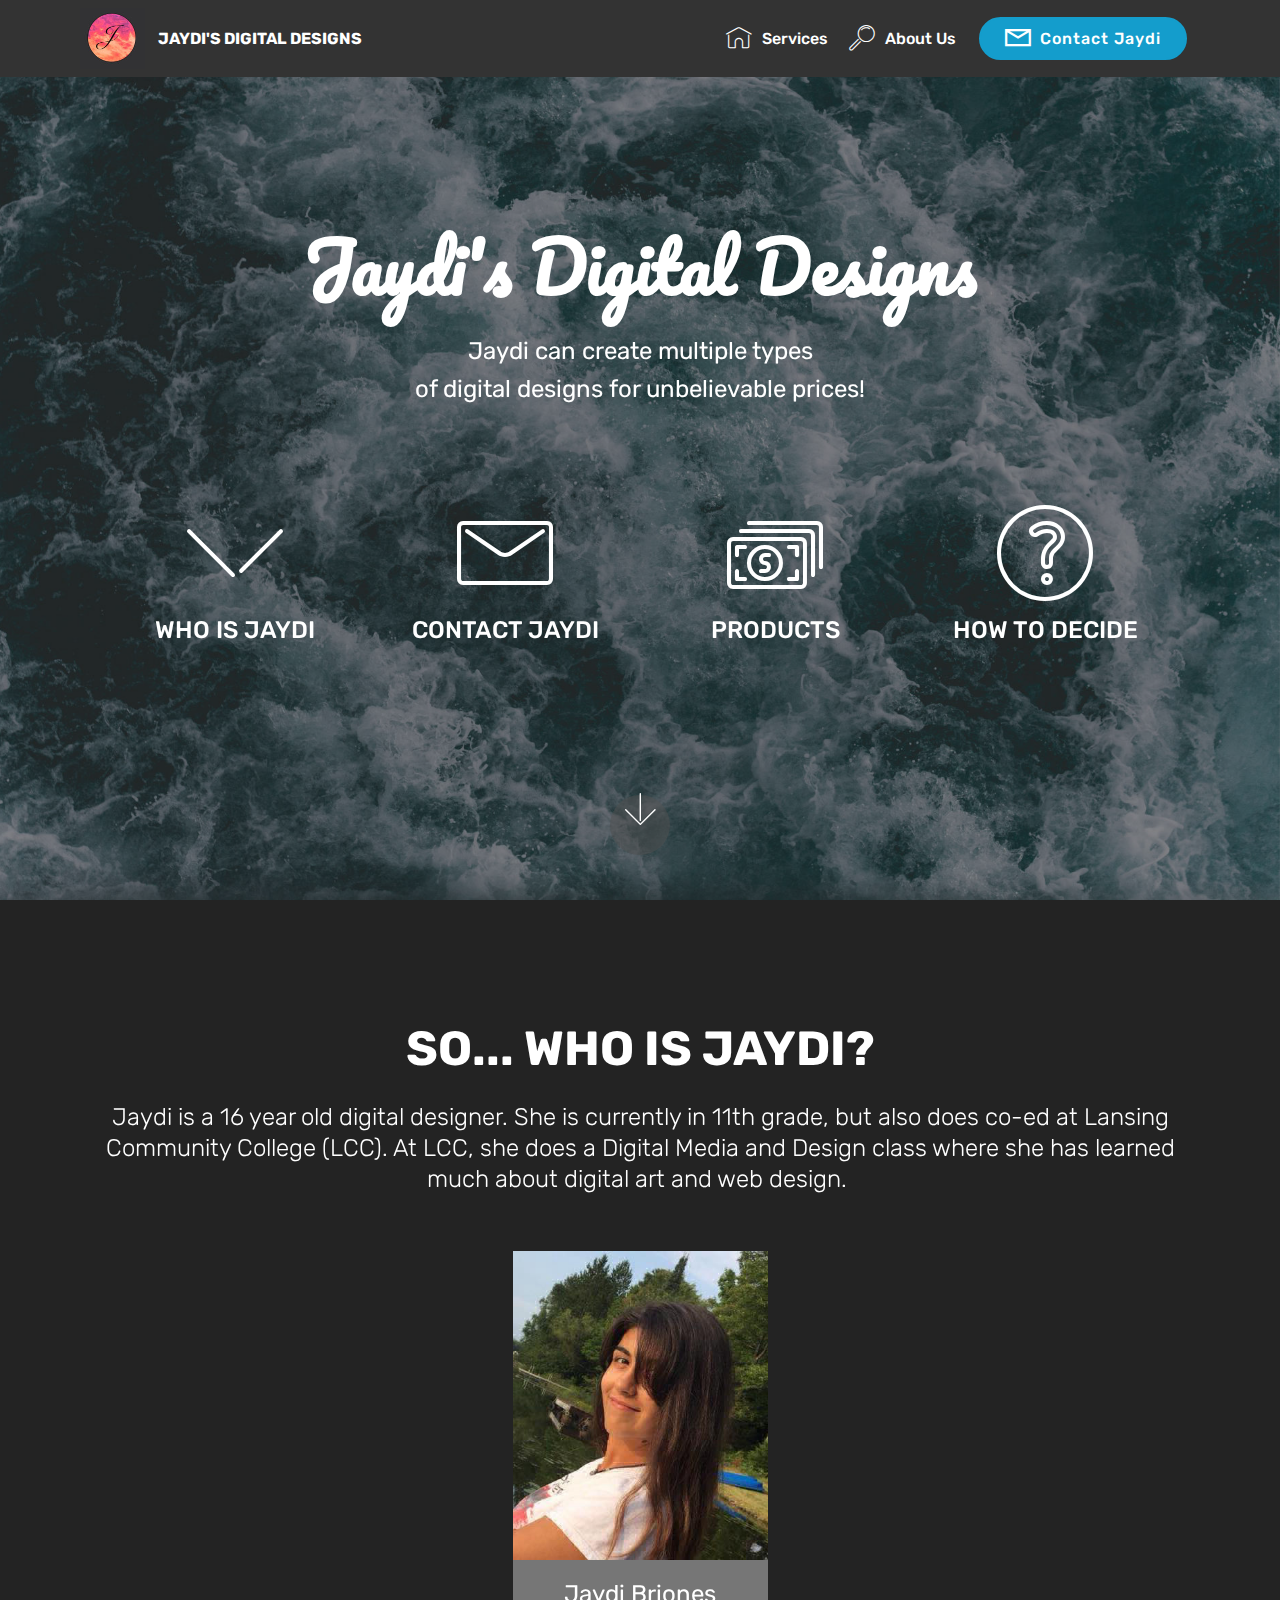
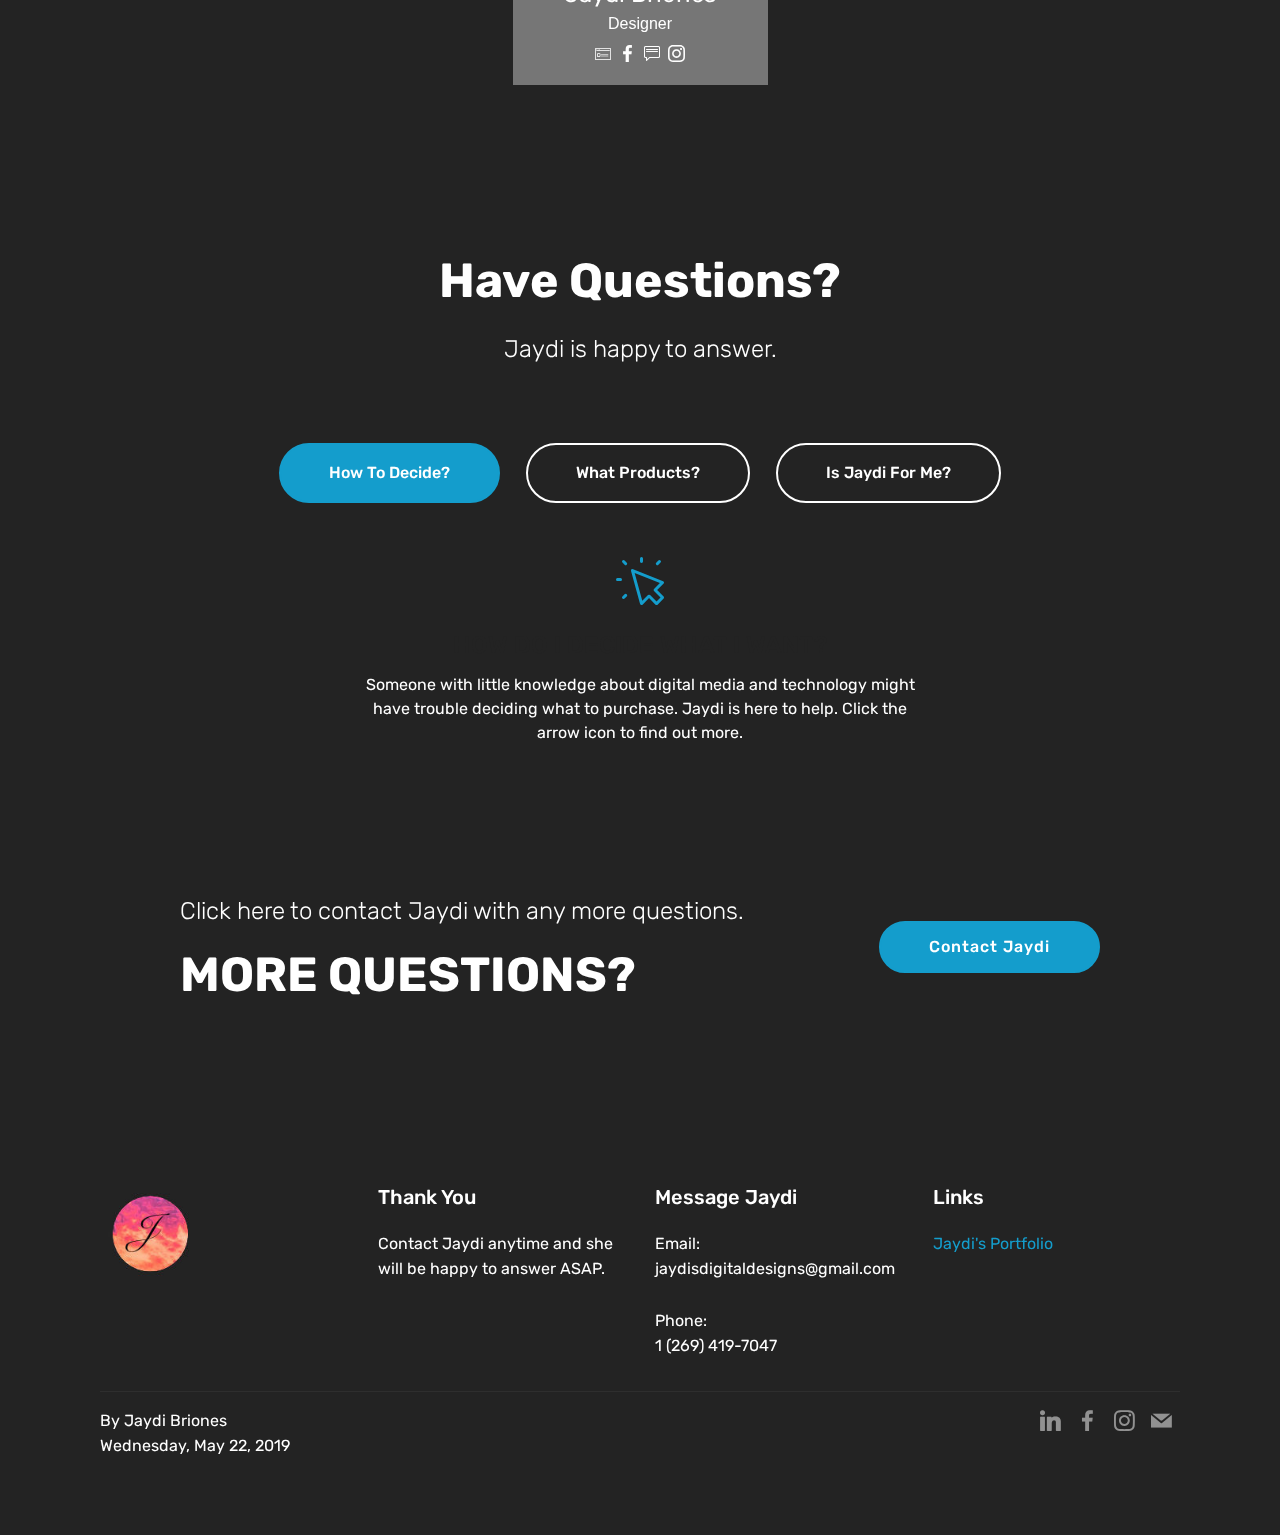
<file: index.html>
<!DOCTYPE html>
<html  >
<head>
  <!-- Site made with Mobirise Website Builder v4.10.0, https://mobirise.com -->
  <meta charset="UTF-8">
  <meta http-equiv="X-UA-Compatible" content="IE=edge">
  <meta name="generator" content="Mobirise v4.10.0, mobirise.com">
  <meta name="viewport" content="width=device-width, initial-scale=1, minimum-scale=1">
  <link rel="shortcut icon" href="assets/images/logo-130x121.jpg" type="image/x-icon">
  <meta name="description" content="">
  
  <title>Home</title>
  <link rel="stylesheet" href="assets/web/assets/mobirise-icons-bold/mobirise-icons-bold.css">
  <link rel="stylesheet" href="assets/web/assets/mobirise-icons/mobirise-icons.css">
  <link rel="stylesheet" href="assets/web/assets/mobirise-icons2/mobirise2.css">
  <link rel="stylesheet" href="assets/tether/tether.min.css">
  <link rel="stylesheet" href="assets/bootstrap/css/bootstrap.min.css">
  <link rel="stylesheet" href="assets/bootstrap/css/bootstrap-grid.min.css">
  <link rel="stylesheet" href="assets/bootstrap/css/bootstrap-reboot.min.css">
  <link rel="stylesheet" href="assets/socicon/css/styles.css">
  <link rel="stylesheet" href="assets/dropdown/css/style.css">
  <link rel="stylesheet" href="assets/theme/css/style.css">
  <link rel="stylesheet" href="assets/mobirise/css/mbr-additional.css" type="text/css">
  
  
  
</head>
<body>
  <section class="menu cid-rr1ZLxuAJJ" once="menu" id="menu1-0">

    

    <nav class="navbar navbar-expand beta-menu navbar-dropdown align-items-center navbar-fixed-top navbar-toggleable-sm">
        <button class="navbar-toggler navbar-toggler-right" type="button" data-toggle="collapse" data-target="#navbarSupportedContent" aria-controls="navbarSupportedContent" aria-expanded="false" aria-label="Toggle navigation">
            <div class="hamburger">
                <span></span>
                <span></span>
                <span></span>
                <span></span>
            </div>
        </button>
        <div class="menu-logo">
            <div class="navbar-brand">
                <span class="navbar-logo">
                    <a href="https://mobirise.co">
                         <img src="assets/images/logo-130x121.jpg" alt="Mobirise" title="" style="height: 3.8rem;">
                    </a>
                </span>
                <span class="navbar-caption-wrap"><a class="navbar-caption text-white display-4" href="https://mobirise.co">JAYDI'S DIGITAL DESIGNS</a></span>
            </div>
        </div>
        <div class="collapse navbar-collapse" id="navbarSupportedContent">
            <ul class="navbar-nav nav-dropdown" data-app-modern-menu="true"><li class="nav-item">
                    <a class="nav-link link text-white display-4" href="page1.html#gallery2-k">
                        <span class="mbri-home mbr-iconfont mbr-iconfont-btn"></span>
                        Services
                    </a>
                </li>
                <li class="nav-item">
                    <a class="nav-link link text-white display-4" href="index.html#team1-f">
                        <span class="mbri-search mbr-iconfont mbr-iconfont-btn"></span>
                        About Us
                    </a>
                </li></ul>
            <div class="navbar-buttons mbr-section-btn"><a class="btn btn-sm btn-primary display-4" href="page2.html#form1-o"><span class="mobi-mbri mobi-mbri-letter mbr-iconfont mbr-iconfont-btn"></span>
                    
                    Contact Jaydi</a></div>
        </div>
    </nav>
</section>

<section class="engine"><a href="https://mobirise.info/b">how to create a site for free</a></section><section class="header12 cid-rr21U0RI4F mbr-fullscreen mbr-parallax-background" id="header12-i">

    

    <div class="mbr-overlay" style="opacity: 0.5; background-color: rgb(35, 35, 35);">
    </div>

    <div class="container  ">
            <div class="media-container">
                <div class="col-md-12 align-center">
                    <h1 class="mbr-section-title pb-3 mbr-white mbr-bold mbr-fonts-style display-1">
                        Jaydi's Digital Designs</h1>
                    <p class="mbr-text pb-3 mbr-white mbr-fonts-style display-5">Jaydi can create multiple types <br>of digital designs for unbelievable prices!</p>
                    

                    <div class="icons-media-container mbr-white">
                        <div class="card col-12 col-md-6 col-lg-3">
                            <div class="icon-block">
                            <a href="index.html#team1-f">
                                <span class="mbr-iconfont mbri-arrow-down"></span>
                            </a>
                            </div>
                            <h5 class="mbr-fonts-style display-5">
                                WHO IS JAYDI</h5>
                        </div>

                        <div class="card col-12 col-md-6 col-lg-3">
                            <div class="icon-block">
                                <a href="page2.html#form1-o">
                                    <span class="mbr-iconfont mbri-letter"></span>
                                </a>
                            </div>
                            <h5 class="mbr-fonts-style display-5">
                                CONTACT JAYDI</h5>
                        </div>

                        <div class="card col-12 col-md-6 col-lg-3">
                            <div class="icon-block">
                                <a href="page1.html#gallery2-k">
                                    <span class="mbr-iconfont mbri-cash"></span>
                                </a>
                            </div>
                            <h5 class="mbr-fonts-style display-5">
                                PRODUCTS</h5>
                        </div>

                        <div class="card col-12 col-md-6 col-lg-3">
                            <div class="icon-block">
                                <a href="page3.html#header16-2">
                                    <span class="mbr-iconfont mbri-question"></span>
                                </a>
                            </div>
                            <h5 class="mbr-fonts-style display-5">
                                HOW TO DECIDE</h5>
                        </div>
                    </div>
                </div>
            </div>
    </div>

    <div class="mbr-arrow hidden-sm-down" aria-hidden="true">
        <a href="#next">
            <i class="mbri-down mbr-iconfont"></i>
        </a>
    </div>
</section>

<section class="team1 cid-rr21vCrhEC" id="team1-f">
    
    
    
    <div class="container align-center">
        <h2 class="pb-3 mbr-fonts-style mbr-section-title display-2"><strong>SO... WHO IS JAYDI?</strong></h2>
        <h3 class="pb-5 mbr-section-subtitle mbr-fonts-style mbr-light display-5">
            Jaydi is a 16 year old digital designer. She is currently in 11th grade, but also does co-ed at Lansing Community College (LCC). At LCC, she does a Digital Media and Design class where she has learned much about digital art and web design.&nbsp;</h3>
        <div class="row media-row">
            
        <div class="team-item col-lg-3 col-md-6">
                <div class="item-image">
                    <img src="assets/images/me2-368x445.jpg" alt="" title="">
                </div>
                <div class="item-caption py-3">
                    <div class="item-name px-2">
                        <p class="mbr-fonts-style display-5">
                           Jaydi Briones</p>
                    </div>
                    <div class="item-role px-2">
                        <p>Designer</p>
                    </div>
                    <div class="item-social pt-2">
                        
                            <a href="https://jaydibriones.github.io/pfl/"><span class="p-1 mbr-iconfont mbr-iconfont-social mbri-sites" style="color: rgb(255, 255, 255); fill: rgb(255, 255, 255);"></span></a>
                        
                        <a href="https://www.facebook.com/jaydisdigitaldesigns" target="_blank">
                            <span class="p-1 mbr-iconfont mbr-iconfont-social socicon-facebook socicon" style="color: rgb(255, 255, 255); fill: rgb(255, 255, 255);"></span>
                        </a>
                        <a href="http://m.me/jaydisdigitaldesigns" target="_blank">
                            <span class="p-1 mbr-iconfont mbr-iconfont-social mbrib-chat" style="color: rgb(255, 255, 255); fill: rgb(255, 255, 255);"></span>
                        </a>
                        <a href="https://www.instagram.com/jaydisdigitaldesigns/" target="_blank">
                            <span class="p-1 mbr-iconfont mbr-iconfont-social socicon-instagram socicon" style="color: rgb(255, 255, 255); fill: rgb(255, 255, 255);"></span>
                        </a>
                        <a href="https://www.instagram.com/mobirise/" target="_blank">
                            
                        </a>
                        <a href="https://www.youtube.com/channel/UCt_tncVAetpK5JeM8L-8jyw" target="_blank">    
                            
                        </a>
                    </div>
                </div>
            </div></div>    
    </div>
</section>

<section class="tabs3 cid-rslIJ3b3ZK" id="tabs3-c">

    

    

    <div class="container">
        <h2 class="mbr-section-title align-center pb-3 mbr-fonts-style display-2"><strong>
           Have Questions?</strong></h2>
        <h3 class="mbr-section-subtitle  display-5 align-center mbr-light mbr-fonts-style">
            Jaydi is happy to answer.</h3>
    </div>
    <div class="container-fluid">
        <div class="row tabcont">
            <ul class="nav nav-tabs pt-3 mt-5" role="tablist">
                <li class="nav-item mbr-fonts-style"><a class="nav-link show active display-7" role="tab" data-toggle="tab" href="#tabs3-c_tab0" aria-selected="true">
                        How To Decide?</a></li>
                <li class="nav-item mbr-fonts-style"><a class="nav-link  show active display-7" role="tab" data-toggle="tab" href="#tabs3-c_tab1" aria-selected="true">
                        What Products?</a></li>
                <li class="nav-item mbr-fonts-style"><a class="nav-link show active display-7" role="tab" data-toggle="tab" href="#tabs3-c_tab2" aria-selected="true">
                        Is Jaydi For Me?</a></li>
                
                
                
            </ul>
        </div>
    </div>

    <div class="container">
        <div class="row px-1">
            <div class="tab-content">
                <div id="tab1" class="tab-pane in active mbr-table" role="tabpanel">
                    <div class="row tab-content-row">
                        <div class="col-xs-12 col-md-6">
                            <div class="card-img ">
                                <a href="page3.html#header16-2"><span class="mbr-iconfont mbrib-cursor-click"></span></a>
                            </div>
                            <h4 class="mbr-element-title  align-center mbr-fonts-style pb-2 display-5">
                                HOW DO I DECIDE WHAT I WANT?</h4>
                            <p class="mbr-section-text  align-center mbr-fonts-style display-7">
                                Someone with little knowledge about digital media and technology might have trouble deciding what to purchase. Jaydi is here to help. Click the arrow icon to find out more.</p>
                        </div>

                        

                        

                        
                    </div>
                </div>

                <div id="tab2" class="tab-pane  mbr-table" role="tabpanel">
                    <div class="row tab-content-row">
                        <div class="col-xs-12 col-md-6">
                            <div class="card-img ">
                                <a href="page1.html#header16-s"><span class="mbr-iconfont mbrib-cursor-click"></span></a>
                            </div>
                            <h4 class="mbr-element-title  align-center mbr-fonts-style pb-2 display-5">
                                WHAT PRODUCTS ARE AVAIABLE?</h4>
                            <p class="mbr-section-text  align-center mbr-fonts-style display-7">
                                Jaydi can make a wide variety of products. To see them all, click the arrow icon.
                            </p>
                        </div>

                        

                        

                        
                    </div>
                </div>

                <div id="tab3" class="tab-pane  mbr-table" role="tabpanel">
                    <div class="row tab-content-row">
                        <div class="col-xs-12 col-md-6">
                            <div class="card-img ">
                                <a href="https://jaydibriones.github.io/pfl/" target="_blank"><span class="mbr-iconfont mbrib-cursor-click"></span></a>
                            </div>
                            <h4 class="mbr-element-title  align-center mbr-fonts-style pb-2 display-5">
                                IS JAYDI FOR ME?</h4>
                            <p class="mbr-section-text  align-center mbr-fonts-style display-7">
                                Unsure about chosing Jaydi? Click the arrow icon to see another site by Jaydi with example projects she has made.</p>
                        </div>

                        

                        

                        
                    </div>
                </div>

                <div id="tab4" class="tab-pane  mbr-table" role="tabpanel">
                    <div class="row tab-content-row">
                        <div class="col-xs-12 col-md-6">
                            <div class="card-img ">
                                <span class="mbri-responsive mbr-iconfont"></span>
                            </div>
                            <h4 class="mbr-element-title  align-center mbr-fonts-style pb-2 display-5">
                                MOBILE FRIENDLY
                            </h4>
                            <p class="mbr-section-text  align-center mbr-fonts-style display-7">
                                No special actions required, all sites you make with Mobirise are mobile-friendly. You don't have to create a special mobile version of your site, it will adapt automagically.
                            </p>
                        </div>

                        

                        

                        
                    </div>
                </div>

                <div id="tab5" class="tab-pane  mbr-table" role="tabpanel">
                    <div class="row tab-content-row">
                        <div class="col-xs-12 col-md-6">
                            <div class="card-img ">
                                <span class="mbri-bootstrap mbr-iconfont"></span>
                            </div>
                            <h4 class="mbr-element-title  align-center mbr-fonts-style pb-2 display-5">
                                IT'S EASY AND SIMPLE
                            </h4>
                            <p class="mbr-section-text  align-center mbr-fonts-style display-7">
                                Cut down the development time with drag-and-drop website builder. Drop the blocks into the page, edit content inline and publish - no technical skills required.
                            </p>
                        </div>

                        

                        

                        
                    </div>
                </div>

                <div id="tab6" class="tab-pane  mbr-table" role="tabpanel">
                    <div class="row tab-content-row">
                        <div class="col-xs-12 col-md-6">
                            <div class="card-img ">
                                <span class="mbri-extension mbr-iconfont"></span>
                            </div>
                            <h4 class="mbr-element-title  align-center mbr-fonts-style pb-2 display-5">
                                TRENDY WEBSITE BLOCKS
                            </h4>
                            <p class="mbr-section-text  align-center mbr-fonts-style display-7">
                                Choose from the large selection  pre-made blocks - full-screen intro, bootstrap carousel, slider, responsive image gallery with, parallax scrolling, sticky header and more.
                            </p>
                        </div>

                        

                        

                        
                    </div>
                </div>
            </div>
        </div>
    </div>
</section>

<section class="mbr-section info1 cid-rslL5tlESw" id="info1-e">

    

    
    <div class="container">
        <div class="row justify-content-center content-row">
            <div class="media-container-column title col-12 col-lg-7 col-md-6">
                <h3 class="mbr-section-subtitle align-left mbr-light pb-3 mbr-fonts-style display-5">Click here to contact Jaydi with any more questions.</h3>
                <h2 class="align-left mbr-bold mbr-fonts-style display-2">
                    MORE QUESTIONS?</h2>
            </div>
            <div class="media-container-column col-12 col-lg-3 col-md-4">
                <div class="mbr-section-btn align-right py-4"><a class="btn btn-primary display-4" href="page2.html#header16-r">Contact Jaydi</a></div>
            </div>
        </div>
    </div>
</section>

<section class="cid-rr21Eegy4w" id="footer1-g">

    

    

    <div class="container">
        <div class="media-container-row content text-white">
            <div class="col-12 col-md-3">
                <div class="media-wrap">
                    <a href="https://mobirise.co/">
                        <img src="assets/images/logo-130x121-copy-130x121.jpg" alt="Mobirise" title="">
                    </a>
                </div>
            </div>
            <div class="col-12 col-md-3 mbr-fonts-style display-7">
                <h5 class="pb-3">Thank You</h5>
                <p class="mbr-text">Contact Jaydi anytime and she will be happy to answer ASAP.</p>
            </div>
            <div class="col-12 col-md-3 mbr-fonts-style display-7">
                <h5 class="pb-3">
                    Message Jaydi</h5>
                <p class="mbr-text">
                    Email: jaydisdigitaldesigns@gmail.com <br>&nbsp;&nbsp;<br>Phone: <br>1 (269) 419-7047 &nbsp; &nbsp; &nbsp; &nbsp; &nbsp; &nbsp; &nbsp; &nbsp;&nbsp;</p>
            </div>
            <div class="col-12 col-md-3 mbr-fonts-style display-7">
                <h5 class="pb-3">Links</h5>
                <p class="mbr-text"><a class="text-primary" href="https://jaydibriones.github.io/pfl/" target="_blank">Jaydi's Portfolio</a><br><br></p>
            </div>
        </div>
        <div class="footer-lower">
            <div class="media-container-row">
                <div class="col-sm-12">
                    <hr>
                </div>
            </div>
            <div class="media-container-row mbr-white">
                <div class="col-sm-6 copyright">
                    <p class="mbr-text mbr-fonts-style display-7">By Jaydi Briones<br>Wednesday, May 22, 2019</p>
                </div>
                <div class="col-md-6">
                    <div class="social-list align-right">
                        <div class="soc-item">
                            <a href="https://www.linkedin.com/in/jaydi-briones-458353185/" target="_blank">
                                <span class="mbr-iconfont mbr-iconfont-social socicon-linkedin socicon"></span>
                            </a>
                        </div>
                        <div class="soc-item">
                            <a href="https://www.facebook.com/jaydisdigitaldesigns" target="_blank">
                                <span class="mbr-iconfont mbr-iconfont-social socicon-facebook socicon"></span>
                            </a>
                        </div>
                        <div class="soc-item">
                            <a href="https://www.instagram.com/jaydisdigitaldesigns/" target="_blank">
                                <span class="mbr-iconfont mbr-iconfont-social socicon-instagram socicon"></span>
                            </a>
                        </div>
                        <div class="soc-item">
                            <a href="page2.html#form1-o" target="_blank">
                                <span class="mbr-iconfont mbr-iconfont-social socicon-mail socicon"></span>
                            </a>
                        </div>
                        
                        
                    </div>
                </div>
            </div>
        </div>
    </div>
</section>


  <script src="assets/web/assets/jquery/jquery.min.js"></script>
  <script src="assets/popper/popper.min.js"></script>
  <script src="assets/tether/tether.min.js"></script>
  <script src="assets/bootstrap/js/bootstrap.min.js"></script>
  <script src="assets/vimeoplayer/jquery.mb.vimeo_player.js"></script>
  <script src="assets/parallax/jarallax.min.js"></script>
  <script src="assets/mbr-tabs/mbr-tabs.js"></script>
  <script src="assets/smoothscroll/smooth-scroll.js"></script>
  <script src="assets/dropdown/js/script.min.js"></script>
  <script src="assets/touchswipe/jquery.touch-swipe.min.js"></script>
  <script src="assets/theme/js/script.js"></script>
  
  
</body>
</html>
</file>
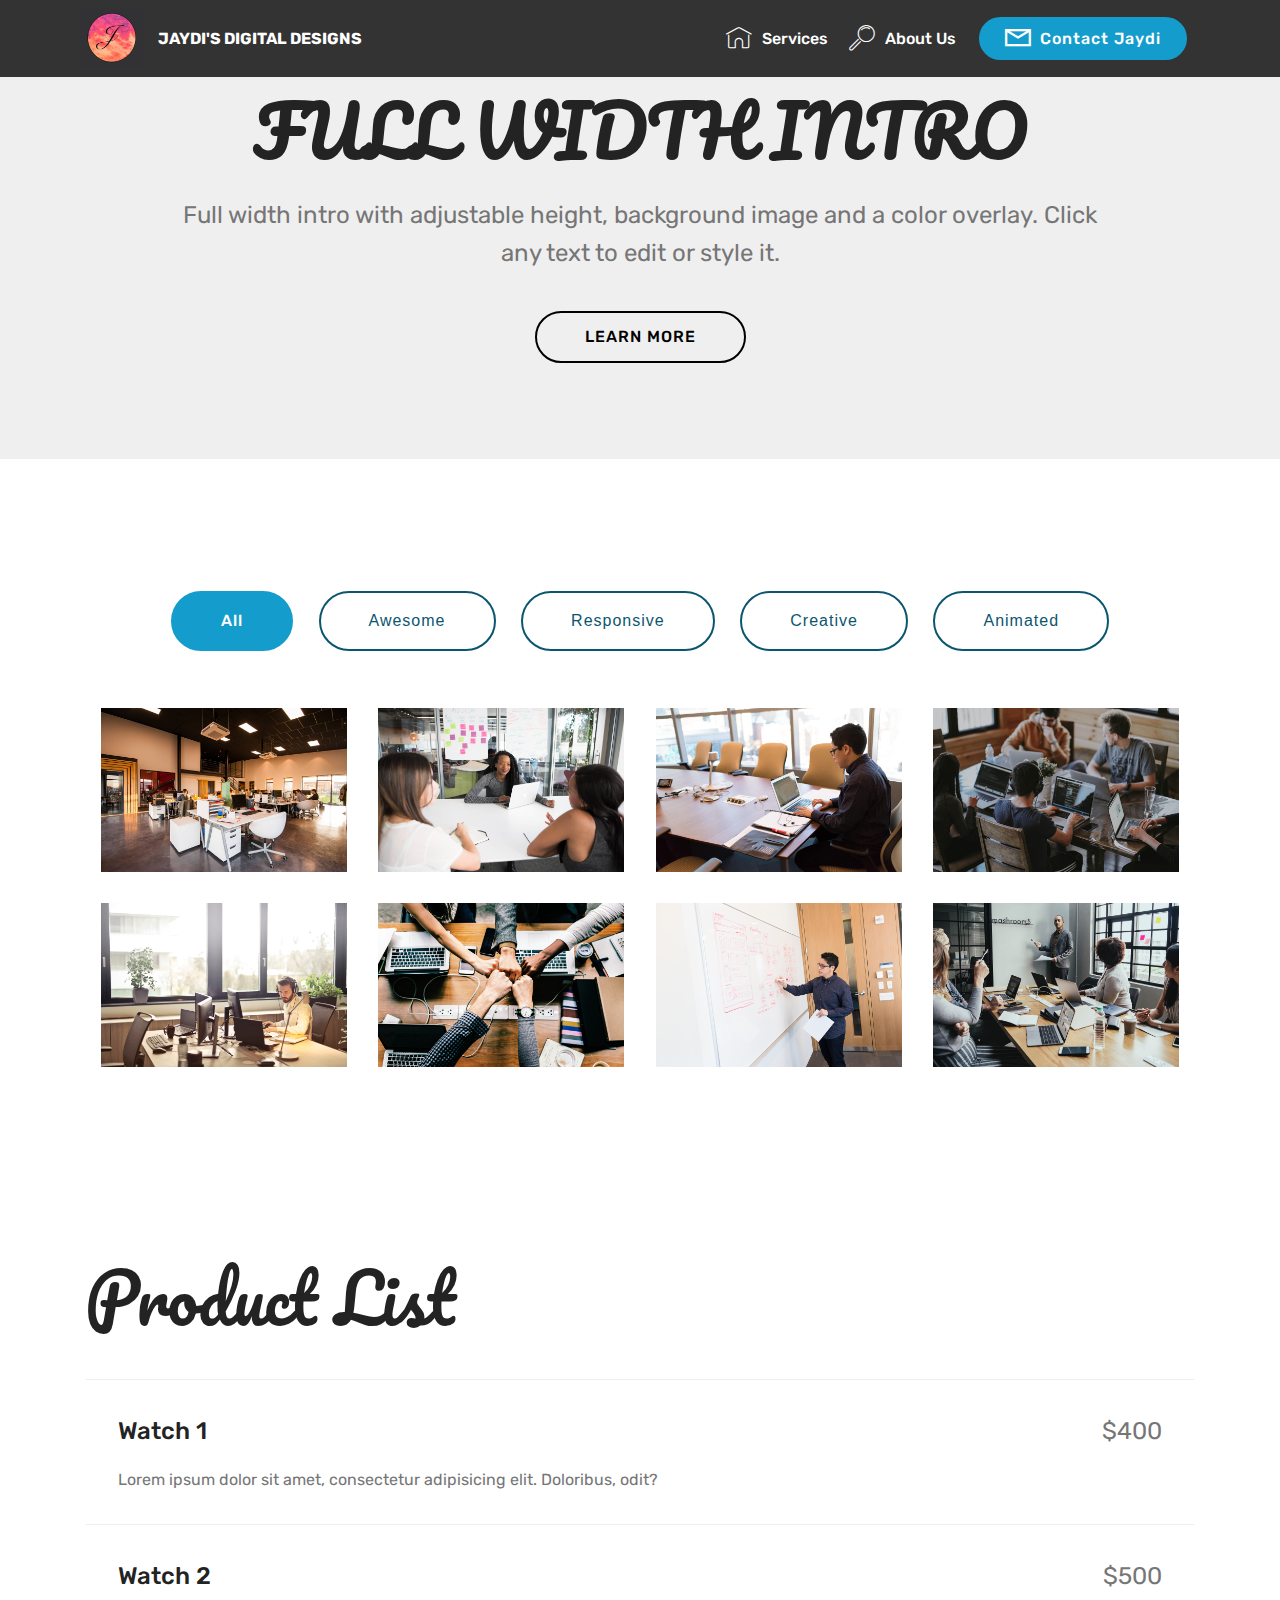
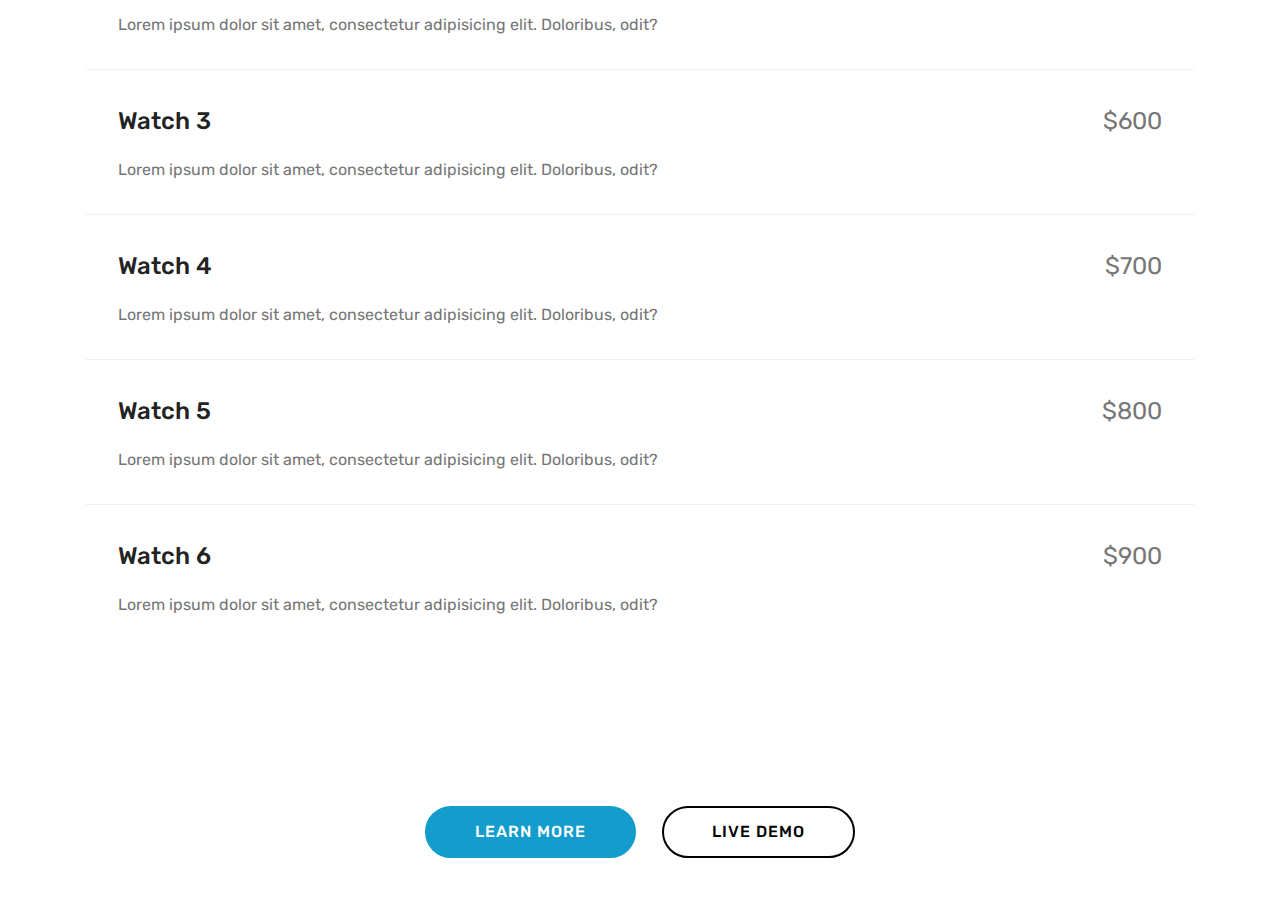
<file: page1.html>
<!DOCTYPE html>
<html  >
<head>
  <!-- Site made with Mobirise Website Builder v4.10.0, https://mobirise.com -->
  <meta charset="UTF-8">
  <meta http-equiv="X-UA-Compatible" content="IE=edge">
  <meta name="generator" content="Mobirise v4.10.0, mobirise.com">
  <meta name="viewport" content="width=device-width, initial-scale=1, minimum-scale=1">
  <link rel="shortcut icon" href="assets/images/logo-130x121.jpg" type="image/x-icon">
  <meta name="description" content="Site Maker Description">
  
  <title>Products</title>
  <link rel="stylesheet" href="assets/web/assets/mobirise-icons2/mobirise2.css">
  <link rel="stylesheet" href="assets/web/assets/mobirise-icons/mobirise-icons.css">
  <link rel="stylesheet" href="assets/tether/tether.min.css">
  <link rel="stylesheet" href="assets/bootstrap/css/bootstrap.min.css">
  <link rel="stylesheet" href="assets/bootstrap/css/bootstrap-grid.min.css">
  <link rel="stylesheet" href="assets/bootstrap/css/bootstrap-reboot.min.css">
  <link rel="stylesheet" href="assets/dropdown/css/style.css">
  <link rel="stylesheet" href="assets/theme/css/style.css">
  <link rel="stylesheet" href="assets/gallery/style.css">
  <link rel="stylesheet" href="assets/mobirise/css/mbr-additional.css" type="text/css">
  
  
  
</head>
<body>
  <section class="menu cid-rr1ZLxuAJJ" once="menu" id="menu1-j">

    

    <nav class="navbar navbar-expand beta-menu navbar-dropdown align-items-center navbar-fixed-top navbar-toggleable-sm">
        <button class="navbar-toggler navbar-toggler-right" type="button" data-toggle="collapse" data-target="#navbarSupportedContent" aria-controls="navbarSupportedContent" aria-expanded="false" aria-label="Toggle navigation">
            <div class="hamburger">
                <span></span>
                <span></span>
                <span></span>
                <span></span>
            </div>
        </button>
        <div class="menu-logo">
            <div class="navbar-brand">
                <span class="navbar-logo">
                    <a href="https://mobirise.co">
                         <img src="assets/images/logo-130x121.jpg" alt="Mobirise" title="" style="height: 3.8rem;">
                    </a>
                </span>
                <span class="navbar-caption-wrap"><a class="navbar-caption text-white display-4" href="https://mobirise.co">JAYDI'S DIGITAL DESIGNS</a></span>
            </div>
        </div>
        <div class="collapse navbar-collapse" id="navbarSupportedContent">
            <ul class="navbar-nav nav-dropdown" data-app-modern-menu="true"><li class="nav-item">
                    <a class="nav-link link text-white display-4" href="page1.html#gallery2-k">
                        <span class="mbri-home mbr-iconfont mbr-iconfont-btn"></span>
                        Services
                    </a>
                </li>
                <li class="nav-item">
                    <a class="nav-link link text-white display-4" href="index.html#team1-f">
                        <span class="mbri-search mbr-iconfont mbr-iconfont-btn"></span>
                        About Us
                    </a>
                </li></ul>
            <div class="navbar-buttons mbr-section-btn"><a class="btn btn-sm btn-primary display-4" href="page2.html#form1-o"><span class="mobi-mbri mobi-mbri-letter mbr-iconfont mbr-iconfont-btn"></span>
                    
                    Contact Jaydi</a></div>
        </div>
    </nav>
</section>

<section class="engine"><a href="https://mobirise.info">Mobirise</a></section><section class="header1 cid-rr23oMnOND" id="header16-s">

    

    

    <div class="container">
        <div class="row justify-content-md-center">
            <div class="col-md-10 align-center">
                <h1 class="mbr-section-title mbr-bold pb-3 mbr-fonts-style display-1">
                    FULL WIDTH INTRO
                </h1>
                
                <p class="mbr-text pb-3 mbr-fonts-style display-5">
                    Full width intro with adjustable height, background image and a color overlay. Click any text to edit or style it.
                </p>
                <div class="mbr-section-btn"><a class="btn btn-md btn-black-outline display-4" href="https://mobirise.co">LEARN MORE</a>
                </div>
            </div>
        </div>
    </div>

</section>

<section class="mbr-gallery mbr-slider-carousel cid-rr22uKyGQJ" id="gallery2-k">

    

    <div class="container">
        <div><!-- Filter --><div class="mbr-gallery-filter container gallery-filter-active"><ul buttons="0"><li class="mbr-gallery-filter-all"><a class="btn btn-md btn-primary-outline active display-7" href="">All</a></li></ul></div><!-- Gallery --><div class="mbr-gallery-row"><div class="mbr-gallery-layout-default"><div><div><div class="mbr-gallery-item mbr-gallery-item--p2" data-video-url="false" data-tags="Awesome"><div href="#lb-gallery2-k" data-slide-to="0" data-toggle="modal"><img src="assets/images/background1.jpg" alt="" title=""><span class="icon-focus"></span></div></div><div class="mbr-gallery-item mbr-gallery-item--p2" data-video-url="false" data-tags="Responsive"><div href="#lb-gallery2-k" data-slide-to="1" data-toggle="modal"><img src="assets/images/background2.jpg" alt="" title=""><span class="icon-focus"></span></div></div><div class="mbr-gallery-item mbr-gallery-item--p2" data-video-url="false" data-tags="Creative"><div href="#lb-gallery2-k" data-slide-to="2" data-toggle="modal"><img src="assets/images/background3.jpg" alt="" title=""><span class="icon-focus"></span></div></div><div class="mbr-gallery-item mbr-gallery-item--p2" data-video-url="false" data-tags="Animated"><div href="#lb-gallery2-k" data-slide-to="3" data-toggle="modal"><img src="assets/images/background4.jpg" alt="" title=""><span class="icon-focus"></span></div></div><div class="mbr-gallery-item mbr-gallery-item--p2" data-video-url="false" data-tags="Awesome"><div href="#lb-gallery2-k" data-slide-to="4" data-toggle="modal"><img src="assets/images/background5.jpg" alt="" title=""><span class="icon-focus"></span></div></div><div class="mbr-gallery-item mbr-gallery-item--p2" data-video-url="false" data-tags="Awesome"><div href="#lb-gallery2-k" data-slide-to="5" data-toggle="modal"><img src="assets/images/background6.jpg" alt="" title=""><span class="icon-focus"></span></div></div><div class="mbr-gallery-item mbr-gallery-item--p2" data-video-url="false" data-tags="Responsive"><div href="#lb-gallery2-k" data-slide-to="6" data-toggle="modal"><img src="assets/images/background7.jpg" alt="" title=""><span class="icon-focus"></span></div></div><div class="mbr-gallery-item mbr-gallery-item--p2" data-video-url="false" data-tags="Animated"><div href="#lb-gallery2-k" data-slide-to="7" data-toggle="modal"><img src="assets/images/background8.jpg" alt="" title=""><span class="icon-focus"></span></div></div></div></div><div class="clearfix"></div></div></div><!-- Lightbox --><div data-app-prevent-settings="" class="mbr-slider modal fade carousel slide" tabindex="-1" data-keyboard="true" data-interval="false" id="lb-gallery2-k"><div class="modal-dialog"><div class="modal-content"><div class="modal-body"><div class="carousel-inner"><div class="carousel-item active"><img src="assets/images/background1.jpg" alt="" title=""></div><div class="carousel-item"><img src="assets/images/background2.jpg" alt="" title=""></div><div class="carousel-item"><img src="assets/images/background3.jpg" alt="" title=""></div><div class="carousel-item"><img src="assets/images/background4.jpg" alt="" title=""></div><div class="carousel-item"><img src="assets/images/background5.jpg" alt="" title=""></div><div class="carousel-item"><img src="assets/images/background6.jpg" alt="" title=""></div><div class="carousel-item"><img src="assets/images/background7.jpg" alt="" title=""></div><div class="carousel-item"><img src="assets/images/background8.jpg" alt="" title=""></div></div><a class="carousel-control carousel-control-prev" role="button" data-slide="prev" href="#lb-gallery2-k"><span class="mbri-left mbr-iconfont" aria-hidden="true"></span><span class="sr-only">Previous</span></a><a class="carousel-control carousel-control-next" role="button" data-slide="next" href="#lb-gallery2-k"><span class="mbri-right mbr-iconfont" aria-hidden="true"></span><span class="sr-only">Next</span></a><a class="close" href="#" role="button" data-dismiss="modal"><span class="sr-only">Close</span></a></div></div></div></div></div>
    </div>

</section>

<section class="services5 cid-rr22Ise6cC" id="services5-m">
    <!---->
    
    <!---->
    <!--Overlay-->
    
    <!--Container-->
    <div class="container">
        <div class="row">
            <!--Titles-->
            <div class="title pb-5 col-12">
                <h2 class="align-left mbr-fonts-style m-0 display-1">
                    Product List
                </h2>
                
            </div>
            <!--Card-1-->
            <div class="card px-3 col-12">
                <div class="card-wrapper media-container-row media-container-row">
                    <div class="card-box">
                        <div class="top-line pb-3">
                            <h4 class="card-title mbr-fonts-style display-5">
                                Watch 1
                            </h4>
                            <p class="mbr-text cost mbr-fonts-style m-0 display-5">
                                $400
                            </p>
                        </div>
                        <div class="bottom-line">
                            <p class="mbr-text mbr-fonts-style m-0 b-descr display-7">
                                Lorem ipsum dolor sit amet, consectetur adipisicing elit. Doloribus, odit?
                            </p>
                        </div>
                    </div>
                </div>
            </div>
            <!--Card-2-->
            <div class="card px-3 col-12">
                <div class="card-wrapper media-container-row media-container-row">
                    <div class="card-box">
                        <div class="top-line pb-3">
                            <h4 class="card-title mbr-fonts-style display-5">
                                Watch 2
                            </h4>
                            <p class="mbr-text cost mbr-fonts-style m-0 display-5">
                                $500
                            </p>
                        </div>
                        <div class="bottom-line">
                            <p class="mbr-text mbr-fonts-style m-0 b-descr display-7">
                                Lorem ipsum dolor sit amet, consectetur adipisicing elit. Doloribus, odit?
                            </p>
                        </div>
                    </div>
                </div>
            </div>
            <!--Card-3-->
            <div class="card px-3 col-12">
                <div class="card-wrapper media-container-row media-container-row">
                    <div class="card-box">
                        <div class="top-line pb-3">
                            <h4 class="card-title mbr-fonts-style display-5">
                                Watch 3
                            </h4>
                            <p class="mbr-text cost mbr-fonts-style m-0 display-5">
                                $600
                            </p>
                        </div>
                        <div class="bottom-line">
                            <p class="mbr-text mbr-fonts-style m-0 b-descr display-7">
                                Lorem ipsum dolor sit amet, consectetur adipisicing elit. Doloribus, odit?
                            </p>
                        </div>
                    </div>
                </div>
            </div>
            <!--Card-4-->
            <div class="card px-3 col-12">
                <div class="card-wrapper media-container-row media-container-row">
                    <div class="card-box">
                        <div class="top-line pb-3">
                            <h4 class="card-title mbr-fonts-style display-5">
                                Watch 4
                            </h4>
                            <p class="mbr-text cost mbr-fonts-style m-0 display-5">
                                $700
                            </p>
                        </div>
                        <div class="bottom-line">
                            <p class="mbr-text mbr-fonts-style m-0 b-descr display-7">
                                Lorem ipsum dolor sit amet, consectetur adipisicing elit. Doloribus, odit?
                            </p>
                        </div>
                    </div>
                </div>
            </div>
            <!--Card-5-->
            <div class="card px-3 col-12">
                <div class="card-wrapper media-container-row media-container-row">
                    <div class="card-box">
                        <div class="top-line pb-3">
                            <h4 class="card-title mbr-fonts-style display-5">
                                Watch 5
                            </h4>
                            <p class="mbr-text cost mbr-fonts-style m-0 display-5">
                                $800
                            </p>
                        </div>
                        <div class="bottom-line">
                            <p class="mbr-text mbr-fonts-style m-0 b-descr display-7">
                                Lorem ipsum dolor sit amet, consectetur adipisicing elit. Doloribus, odit?
                            </p>
                        </div>
                    </div>
                </div>
            </div>
            <!--Card-6-->
            <div class="card px-3 col-12">
                <div class="card-wrapper media-container-row media-container-row">
                    <div class="card-box">
                        <div class="top-line pb-3">
                            <h4 class="card-title mbr-fonts-style display-5">
                                Watch 6
                            </h4>
                            <p class="mbr-text cost mbr-fonts-style m-0 display-5">
                                $900
                            </p>
                        </div>
                        <div class="bottom-line">
                            <p class="mbr-text mbr-fonts-style m-0 b-descr display-7">
                                Lorem ipsum dolor sit amet, consectetur adipisicing elit. Doloribus, odit?
                            </p>
                        </div>
                    </div>
                </div>
            </div>
            <!--Card-7-->
            
            <!--Card-8-->
            
            <!--Card-9-->
            
            <!--Card-10-->
            
            <!--Card-11-->
            
            <!--Card-12-->
            
        </div>
    </div>
</section>

<section class="mbr-section content8 cid-rr22xGtlEE" id="content8-l">

    

    <div class="container">
        <div class="media-container-row title">
            <div class="col-12 col-md-8">
                <div class="mbr-section-btn align-center">
                    <a class="btn btn-primary display-4" href="https://mobirise.co">LEARN MORE</a>
                    <a class="btn btn-black-outline display-4" href="https://mobirise.co">LIVE DEMO</a>
                </div>
            </div>
        </div>
    </div>
</section>


  <script src="assets/web/assets/jquery/jquery.min.js"></script>
  <script src="assets/tether/tether.min.js"></script>
  <script src="assets/popper/popper.min.js"></script>
  <script src="assets/bootstrap/js/bootstrap.min.js"></script>
  <script src="assets/dropdown/js/script.min.js"></script>
  <script src="assets/touchswipe/jquery.touch-swipe.min.js"></script>
  <script src="assets/masonry/masonry.pkgd.min.js"></script>
  <script src="assets/imagesloaded/imagesloaded.pkgd.min.js"></script>
  <script src="assets/smoothscroll/smooth-scroll.js"></script>
  <script src="assets/vimeoplayer/jquery.mb.vimeo_player.js"></script>
  <script src="assets/bootstrapcarouselswipe/bootstrap-carousel-swipe.js"></script>
  <script src="assets/theme/js/script.js"></script>
  <script src="assets/gallery/player.min.js"></script>
  <script src="assets/gallery/script.js"></script>
  <script src="assets/slidervideo/script.js"></script>
  
  
</body>
</html>
</file>
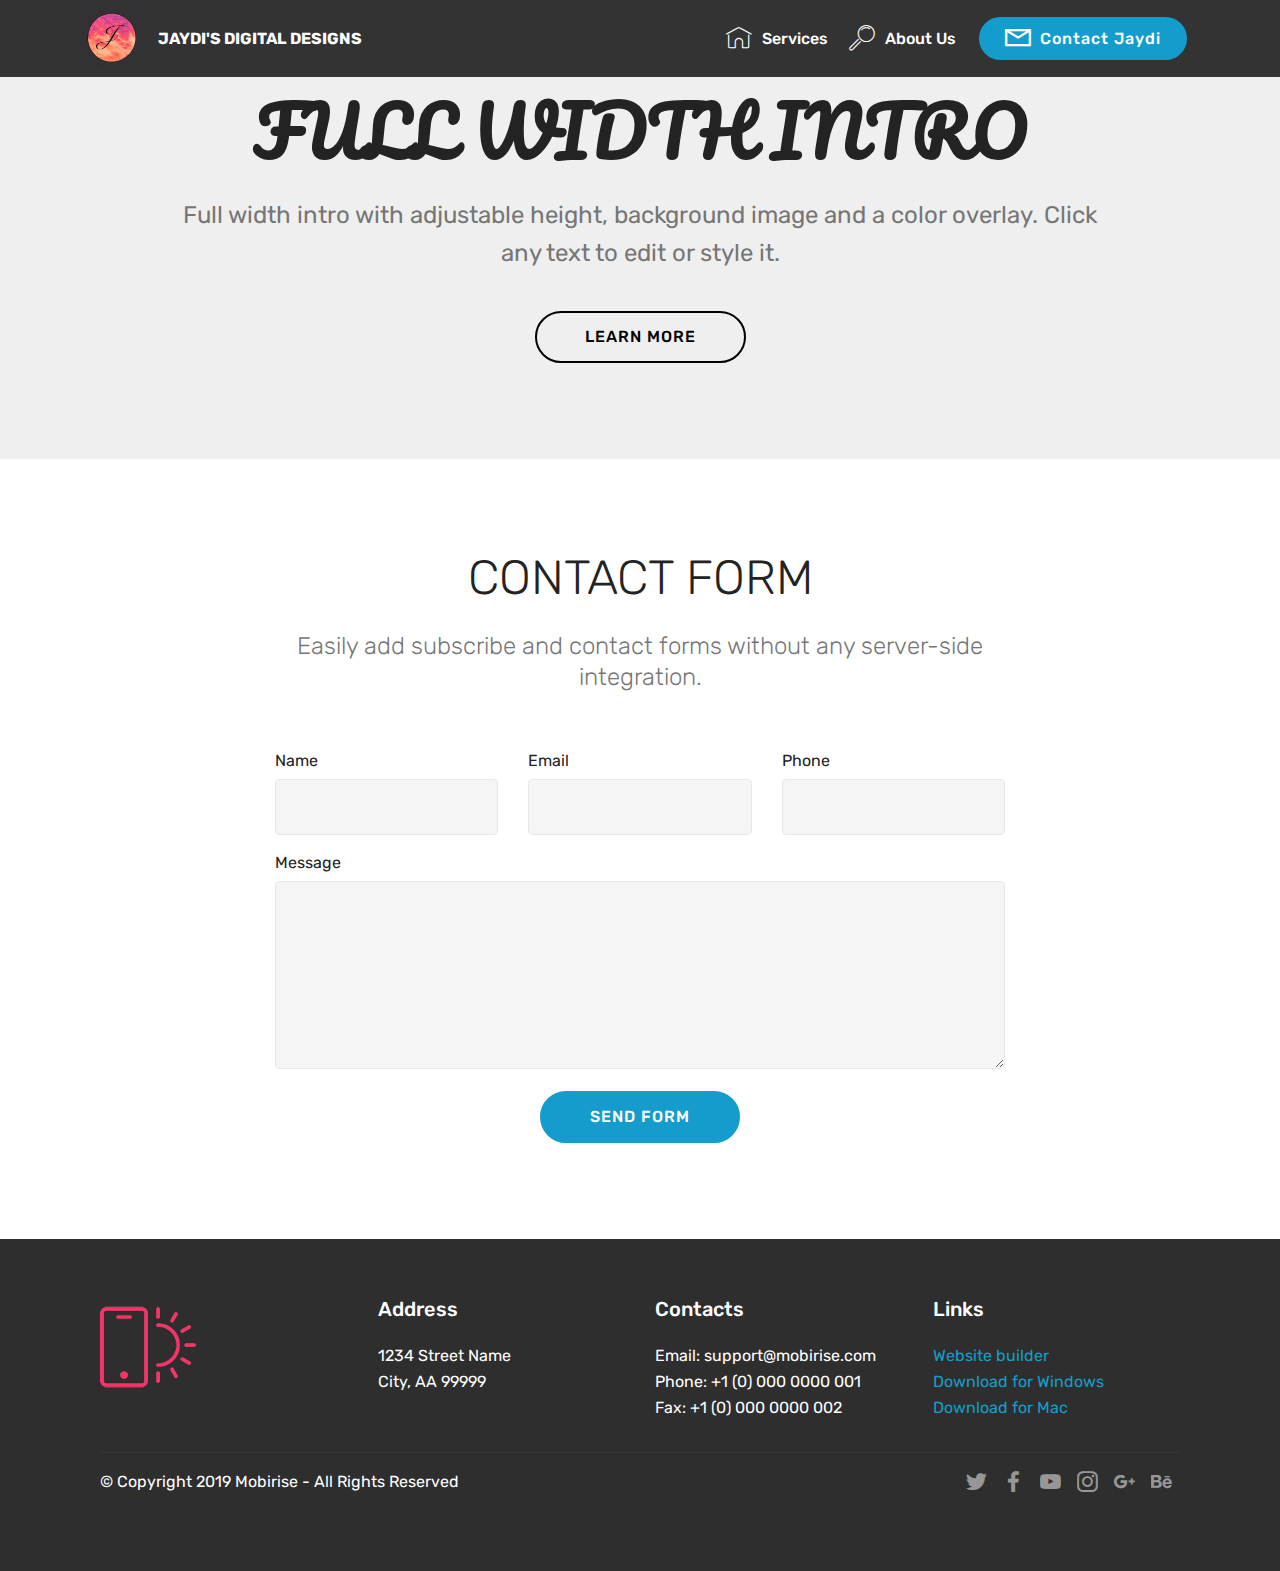
<file: page2.html>
<!DOCTYPE html>
<html  >
<head>
  <!-- Site made with Mobirise Website Builder v4.10.0, https://mobirise.com -->
  <meta charset="UTF-8">
  <meta http-equiv="X-UA-Compatible" content="IE=edge">
  <meta name="generator" content="Mobirise v4.10.0, mobirise.com">
  <meta name="viewport" content="width=device-width, initial-scale=1, minimum-scale=1">
  <link rel="shortcut icon" href="assets/images/logo-130x121.jpg" type="image/x-icon">
  <meta name="description" content="Web Site Creator Description">
  
  <title>SendMessage</title>
  <link rel="stylesheet" href="assets/web/assets/mobirise-icons/mobirise-icons.css">
  <link rel="stylesheet" href="assets/web/assets/mobirise-icons2/mobirise2.css">
  <link rel="stylesheet" href="assets/tether/tether.min.css">
  <link rel="stylesheet" href="assets/bootstrap/css/bootstrap.min.css">
  <link rel="stylesheet" href="assets/bootstrap/css/bootstrap-grid.min.css">
  <link rel="stylesheet" href="assets/bootstrap/css/bootstrap-reboot.min.css">
  <link rel="stylesheet" href="assets/dropdown/css/style.css">
  <link rel="stylesheet" href="assets/socicon/css/styles.css">
  <link rel="stylesheet" href="assets/theme/css/style.css">
  <link rel="stylesheet" href="assets/mobirise/css/mbr-additional.css" type="text/css">
  
  
  
</head>
<body>
  <section class="menu cid-rr1ZLxuAJJ" once="menu" id="menu1-n">

    

    <nav class="navbar navbar-expand beta-menu navbar-dropdown align-items-center navbar-fixed-top navbar-toggleable-sm">
        <button class="navbar-toggler navbar-toggler-right" type="button" data-toggle="collapse" data-target="#navbarSupportedContent" aria-controls="navbarSupportedContent" aria-expanded="false" aria-label="Toggle navigation">
            <div class="hamburger">
                <span></span>
                <span></span>
                <span></span>
                <span></span>
            </div>
        </button>
        <div class="menu-logo">
            <div class="navbar-brand">
                <span class="navbar-logo">
                    <a href="https://mobirise.co">
                         <img src="assets/images/logo-130x121.jpg" alt="Mobirise" title="" style="height: 3.8rem;">
                    </a>
                </span>
                <span class="navbar-caption-wrap"><a class="navbar-caption text-white display-4" href="https://mobirise.co">JAYDI'S DIGITAL DESIGNS</a></span>
            </div>
        </div>
        <div class="collapse navbar-collapse" id="navbarSupportedContent">
            <ul class="navbar-nav nav-dropdown" data-app-modern-menu="true"><li class="nav-item">
                    <a class="nav-link link text-white display-4" href="page1.html#gallery2-k">
                        <span class="mbri-home mbr-iconfont mbr-iconfont-btn"></span>
                        Services
                    </a>
                </li>
                <li class="nav-item">
                    <a class="nav-link link text-white display-4" href="index.html#team1-f">
                        <span class="mbri-search mbr-iconfont mbr-iconfont-btn"></span>
                        About Us
                    </a>
                </li></ul>
            <div class="navbar-buttons mbr-section-btn"><a class="btn btn-sm btn-primary display-4" href="page2.html#form1-o"><span class="mobi-mbri mobi-mbri-letter mbr-iconfont mbr-iconfont-btn"></span>
                    
                    Contact Jaydi</a></div>
        </div>
    </nav>
</section>

<section class="engine"><a href="https://mobirise.info/o">free portfolio web templates</a></section><section class="header1 cid-rr23fi3sT4" id="header16-r">

    

    

    <div class="container">
        <div class="row justify-content-md-center">
            <div class="col-md-10 align-center">
                <h1 class="mbr-section-title mbr-bold pb-3 mbr-fonts-style display-1">
                    FULL WIDTH INTRO
                </h1>
                
                <p class="mbr-text pb-3 mbr-fonts-style display-5">
                    Full width intro with adjustable height, background image and a color overlay. Click any text to edit or style it.
                </p>
                <div class="mbr-section-btn"><a class="btn btn-md btn-black-outline display-4" href="https://mobirise.co">LEARN MORE</a>
                </div>
            </div>
        </div>
    </div>

</section>

<section class="mbr-section form1 cid-rr230huzHZ" id="form1-o">

    

    
    <div class="container">
        <div class="row justify-content-center">
            <div class="title col-12 col-lg-8">
                <h2 class="mbr-section-title align-center pb-3 mbr-fonts-style display-2">
                    CONTACT FORM
                </h2>
                <h3 class="mbr-section-subtitle align-center mbr-light pb-3 mbr-fonts-style display-5">
                    Easily add subscribe and contact forms without any server-side integration.
                </h3>
            </div>
        </div>
    </div>
    <div class="container">
        <div class="row justify-content-center">
            <div class="media-container-column col-lg-8" data-form-type="formoid">
                <!---Formbuilder Form--->
                <form action="https://mobirise.com/" method="POST" class="mbr-form form-with-styler" data-form-title="Mobirise Form"><input type="hidden" name="email" data-form-email="true" value="1dt46GWjQ2Cy6Rot1zQBMeufF3wgZBKEpkknrtFWxkDysu+esBTNnlkcN+k/MkBRKCAPlOUZiy8ZU2lIjxc6p9sQbfrSuQH3YhV7A/KDYXMh5TxaCfjPSj8BWHth7b1W">
                    <div class="row row-sm-offset">
                        <div hidden="hidden" data-form-alert="" class="alert alert-success col-12">Thanks for filling out the form!</div>
                        <div hidden="hidden" data-form-alert-danger="" class="alert alert-danger col-12">
                        </div>
                    </div>
                    <div class="dragArea row row-sm-offset">
                        <div class="col-md-4  form-group" data-for="name">
                            <label for="name-form1-o" class="form-control-label mbr-fonts-style display-7">Name</label>
                            <input type="text" name="name" data-form-field="Name" required="required" class="form-control display-7" id="name-form1-o">
                        </div>
                        <div class="col-md-4  form-group" data-for="email">
                            <label for="email-form1-o" class="form-control-label mbr-fonts-style display-7">Email</label>
                            <input type="email" name="email" data-form-field="Email" required="required" class="form-control display-7" id="email-form1-o">
                        </div>
                        <div data-for="phone" class="col-md-4  form-group">
                            <label for="phone-form1-o" class="form-control-label mbr-fonts-style display-7">Phone</label>
                            <input type="tel" name="phone" data-form-field="Phone" class="form-control display-7" id="phone-form1-o">
                        </div>
                        <div data-for="message" class="col-md-12 form-group">
                            <label for="message-form1-o" class="form-control-label mbr-fonts-style display-7">Message</label>
                            <textarea name="message" data-form-field="Message" class="form-control display-7" id="message-form1-o"></textarea>
                        </div>
                        <div class="col-md-12 input-group-btn align-center">
                            <button type="submit" class="btn btn-primary btn-form display-4">SEND FORM</button>
                        </div>
                    </div>
                </form><!---Formbuilder Form--->
            </div>
        </div>
    </div>
</section>

<section class="cid-rr23cEyAYA" id="footer1-q">

    

    

    <div class="container">
        <div class="media-container-row content text-white">
            <div class="col-12 col-md-3">
                <div class="media-wrap">
                    <a href="https://mobirise.co/">
                        <img src="assets/images/logo2.png" alt="Mobirise">
                    </a>
                </div>
            </div>
            <div class="col-12 col-md-3 mbr-fonts-style display-7">
                <h5 class="pb-3">
                    Address
                </h5>
                <p class="mbr-text">
                    1234 Street Name
                    <br>City, AA 99999
                </p>
            </div>
            <div class="col-12 col-md-3 mbr-fonts-style display-7">
                <h5 class="pb-3">
                    Contacts
                </h5>
                <p class="mbr-text">
                    Email: support@mobirise.com
                    <br>Phone: +1 (0) 000 0000 001
                    <br>Fax: +1 (0) 000 0000 002
                </p>
            </div>
            <div class="col-12 col-md-3 mbr-fonts-style display-7">
                <h5 class="pb-3">
                    Links
                </h5>
                <p class="mbr-text">
                    <a class="text-primary" href="https://mobirise.co/">Website builder</a>
                    <br><a class="text-primary" href="https://mobirise.co/">Download for Windows</a>
                    <br><a class="text-primary" href="https://mobirise.co/">Download for Mac</a>
                </p>
            </div>
        </div>
        <div class="footer-lower">
            <div class="media-container-row">
                <div class="col-sm-12">
                    <hr>
                </div>
            </div>
            <div class="media-container-row mbr-white">
                <div class="col-sm-6 copyright">
                    <p class="mbr-text mbr-fonts-style display-7">
                        © Copyright 2019 Mobirise - All Rights Reserved
                    </p>
                </div>
                <div class="col-md-6">
                    <div class="social-list align-right">
                        <div class="soc-item">
                            <a href="https://twitter.com/mobirise" target="_blank">
                                <span class="socicon-twitter socicon mbr-iconfont mbr-iconfont-social"></span>
                            </a>
                        </div>
                        <div class="soc-item">
                            <a href="https://www.facebook.com/pages/Mobirise/1616226671953247" target="_blank">
                                <span class="socicon-facebook socicon mbr-iconfont mbr-iconfont-social"></span>
                            </a>
                        </div>
                        <div class="soc-item">
                            <a href="https://www.youtube.com/c/mobirise" target="_blank">
                                <span class="socicon-youtube socicon mbr-iconfont mbr-iconfont-social"></span>
                            </a>
                        </div>
                        <div class="soc-item">
                            <a href="https://instagram.com/mobirise" target="_blank">
                                <span class="socicon-instagram socicon mbr-iconfont mbr-iconfont-social"></span>
                            </a>
                        </div>
                        <div class="soc-item">
                            <a href="https://plus.google.com/u/0/+Mobirise" target="_blank">
                                <span class="socicon-googleplus socicon mbr-iconfont mbr-iconfont-social"></span>
                            </a>
                        </div>
                        <div class="soc-item">
                            <a href="https://www.behance.net/Mobirise" target="_blank">
                                <span class="socicon-behance socicon mbr-iconfont mbr-iconfont-social"></span>
                            </a>
                        </div>
                    </div>
                </div>
            </div>
        </div>
    </div>
</section>


  <script src="assets/web/assets/jquery/jquery.min.js"></script>
  <script src="assets/popper/popper.min.js"></script>
  <script src="assets/tether/tether.min.js"></script>
  <script src="assets/bootstrap/js/bootstrap.min.js"></script>
  <script src="assets/dropdown/js/script.min.js"></script>
  <script src="assets/touchswipe/jquery.touch-swipe.min.js"></script>
  <script src="assets/smoothscroll/smooth-scroll.js"></script>
  <script src="assets/theme/js/script.js"></script>
  <script src="assets/formoid/formoid.min.js"></script>
  
  
</body>
</html>
</file>
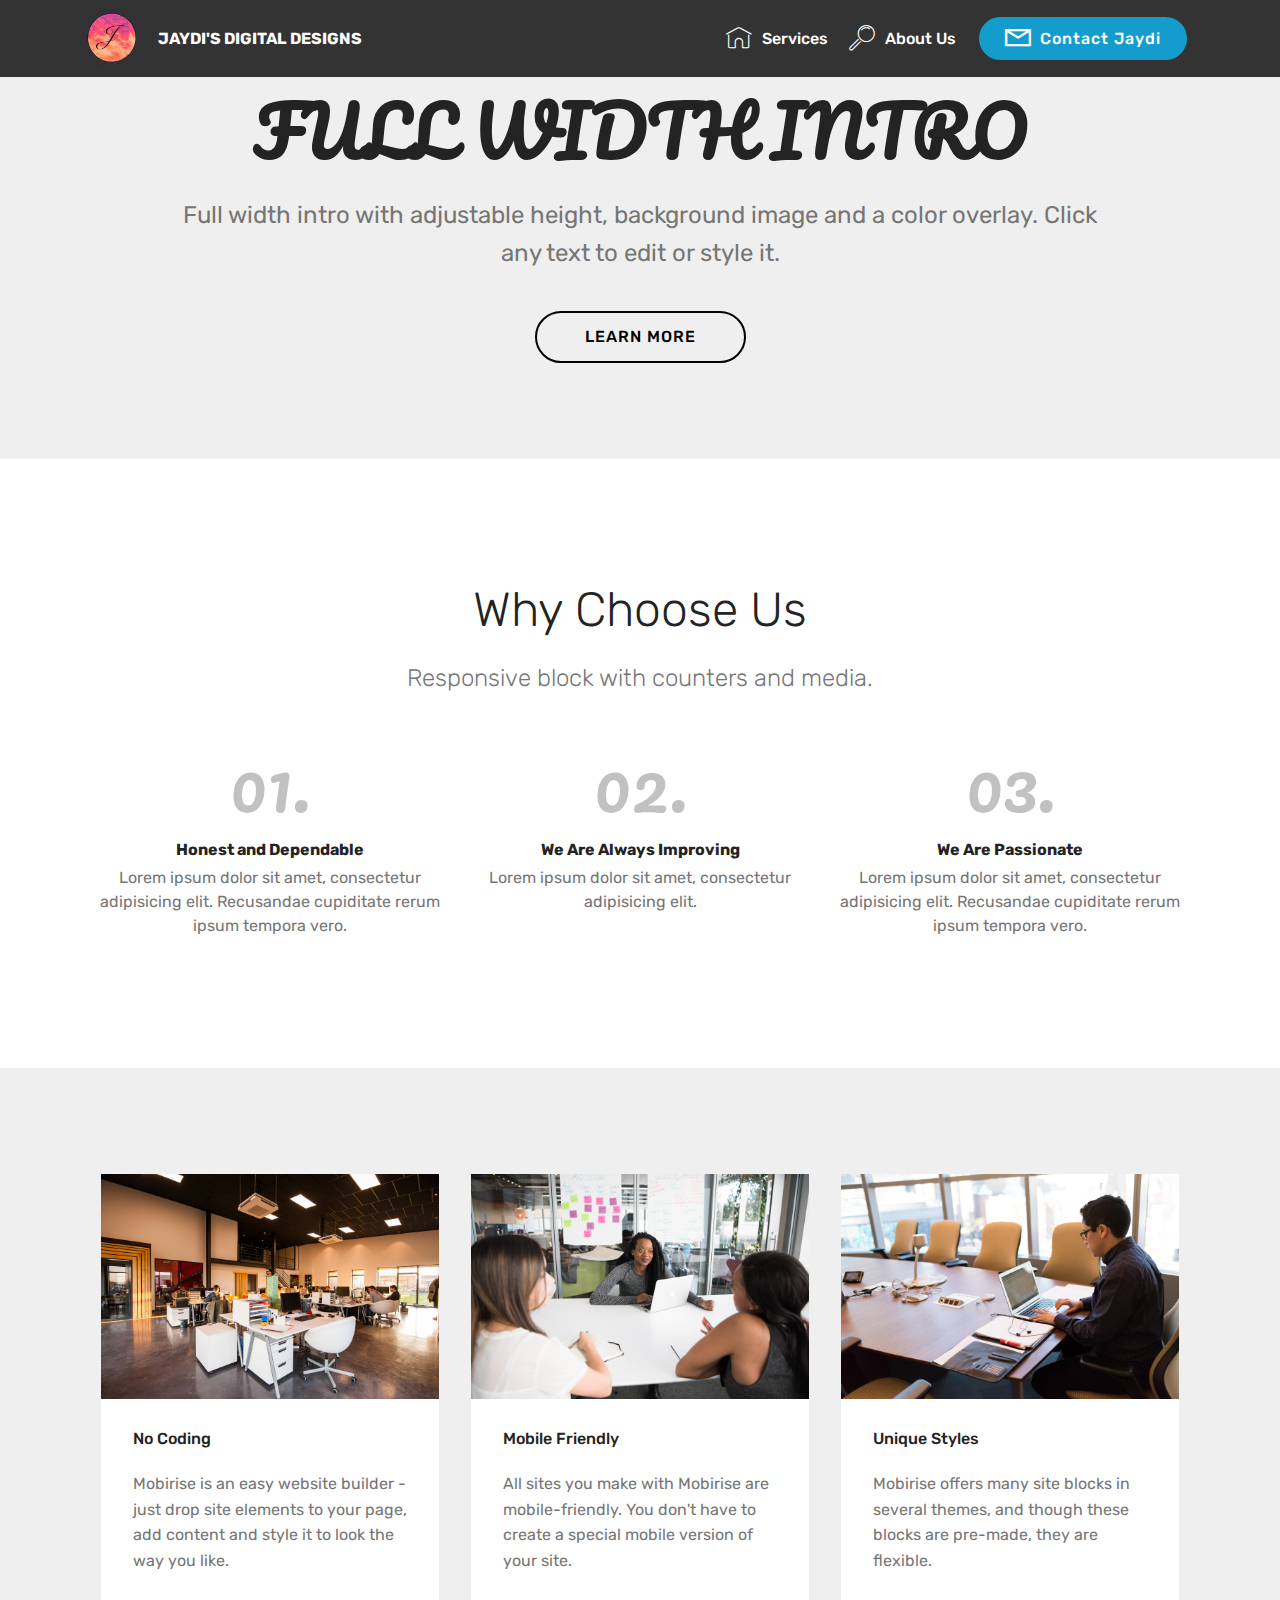
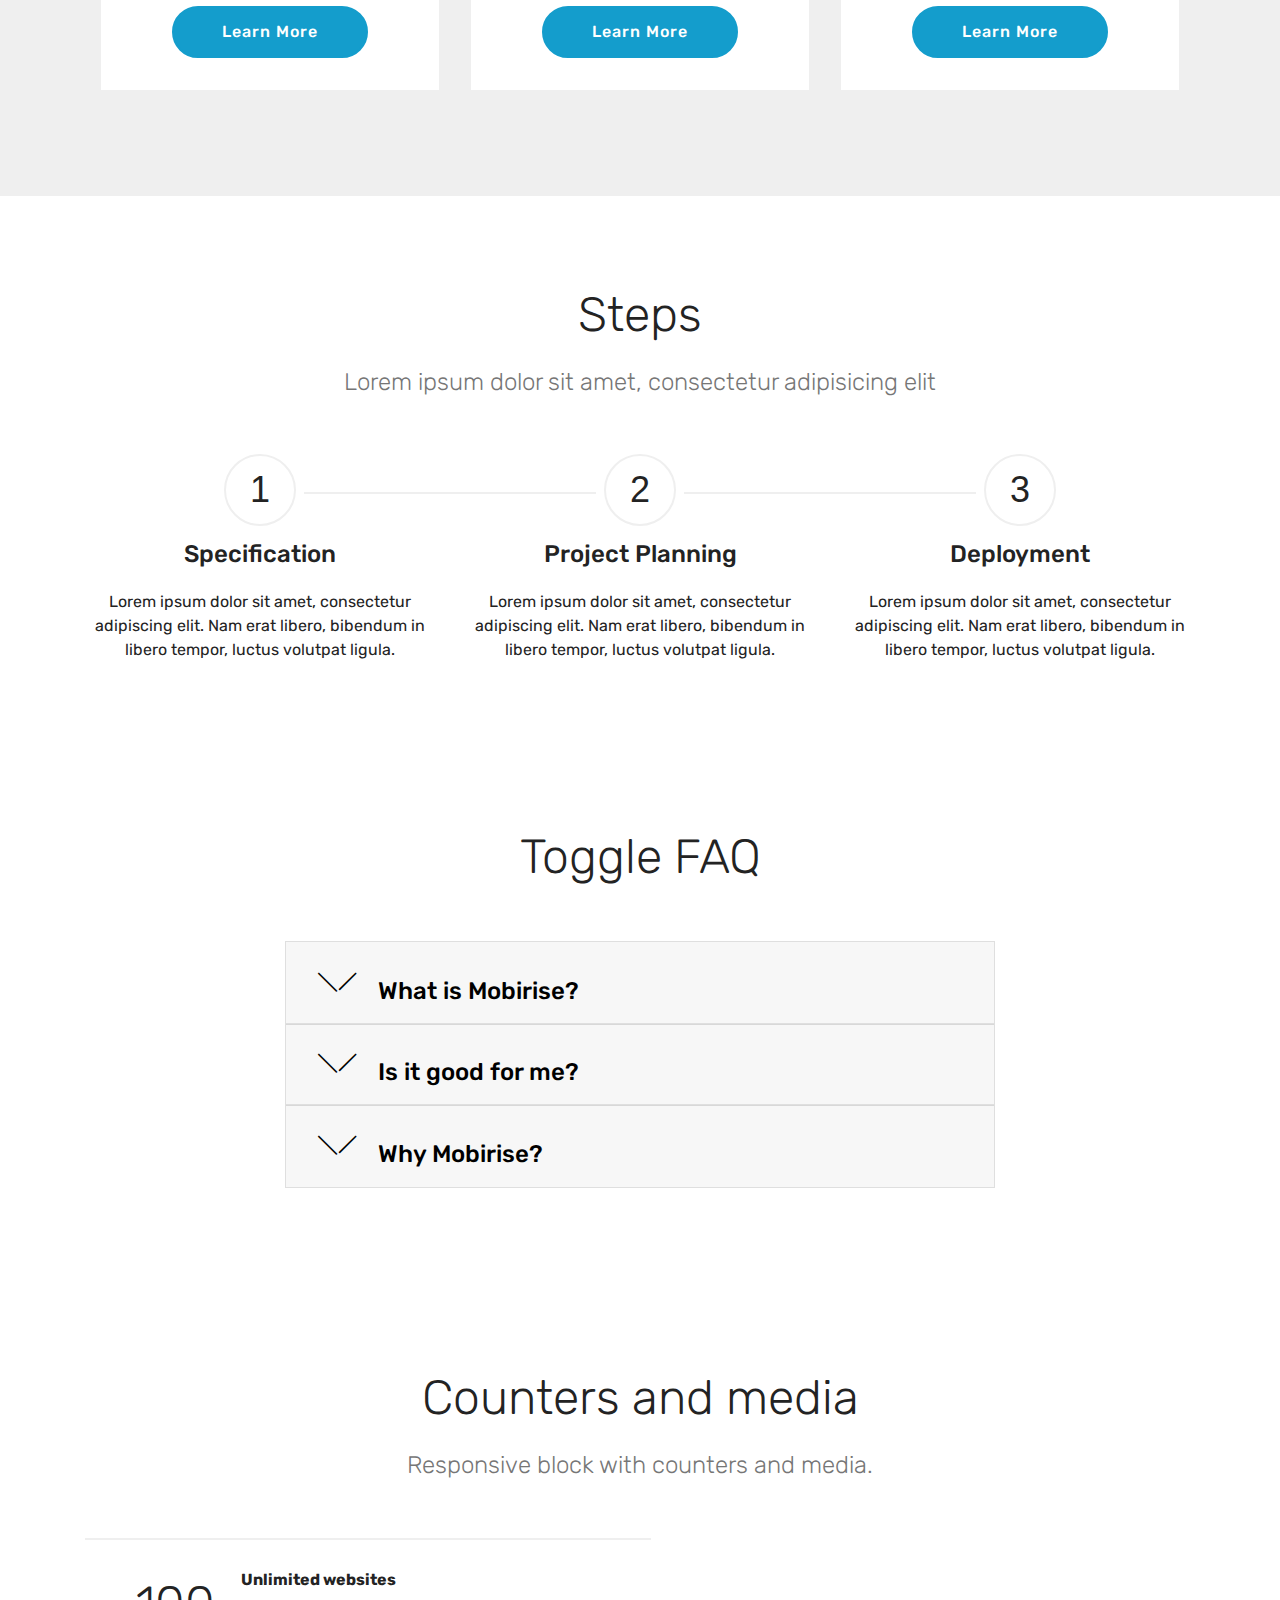
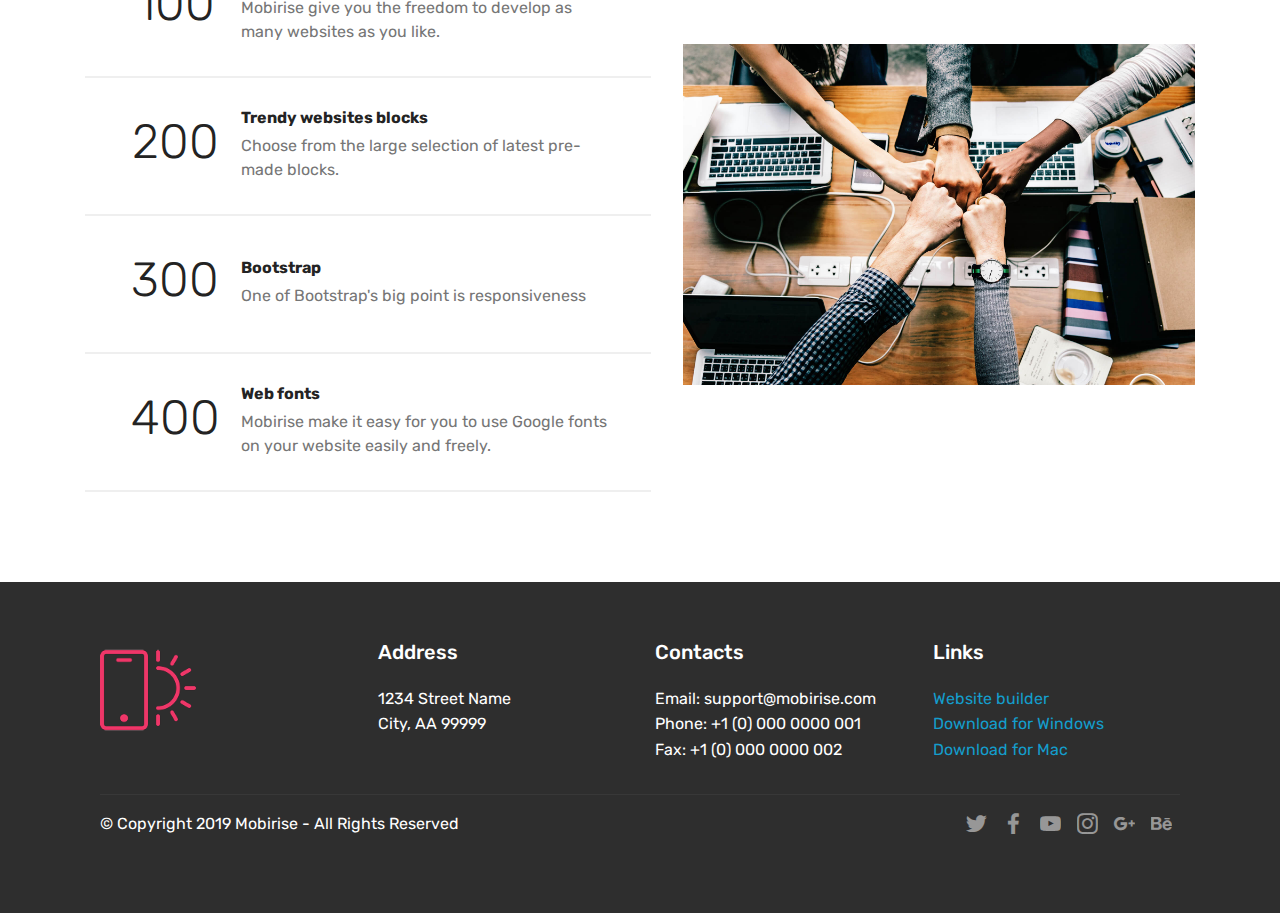
<file: page3.html>
<!DOCTYPE html>
<html  >
<head>
  <!-- Site made with Mobirise Website Builder v4.10.0, https://mobirise.com -->
  <meta charset="UTF-8">
  <meta http-equiv="X-UA-Compatible" content="IE=edge">
  <meta name="generator" content="Mobirise v4.10.0, mobirise.com">
  <meta name="viewport" content="width=device-width, initial-scale=1, minimum-scale=1">
  <link rel="shortcut icon" href="assets/images/logo-130x121.jpg" type="image/x-icon">
  <meta name="description" content="Website Generator Description">
  
  <title>HowToDecide</title>
  <link rel="stylesheet" href="assets/web/assets/mobirise-icons2/mobirise2.css">
  <link rel="stylesheet" href="assets/web/assets/mobirise-icons/mobirise-icons.css">
  <link rel="stylesheet" href="assets/tether/tether.min.css">
  <link rel="stylesheet" href="assets/bootstrap/css/bootstrap.min.css">
  <link rel="stylesheet" href="assets/bootstrap/css/bootstrap-grid.min.css">
  <link rel="stylesheet" href="assets/bootstrap/css/bootstrap-reboot.min.css">
  <link rel="stylesheet" href="assets/socicon/css/styles.css">
  <link rel="stylesheet" href="assets/dropdown/css/style.css">
  <link rel="stylesheet" href="assets/theme/css/style.css">
  <link rel="stylesheet" href="assets/mobirise/css/mbr-additional.css" type="text/css">
  
  
  
</head>
<body>
  <section class="menu cid-rr1ZLxuAJJ" once="menu" id="menu1-1">

    

    <nav class="navbar navbar-expand beta-menu navbar-dropdown align-items-center navbar-fixed-top navbar-toggleable-sm">
        <button class="navbar-toggler navbar-toggler-right" type="button" data-toggle="collapse" data-target="#navbarSupportedContent" aria-controls="navbarSupportedContent" aria-expanded="false" aria-label="Toggle navigation">
            <div class="hamburger">
                <span></span>
                <span></span>
                <span></span>
                <span></span>
            </div>
        </button>
        <div class="menu-logo">
            <div class="navbar-brand">
                <span class="navbar-logo">
                    <a href="https://mobirise.co">
                         <img src="assets/images/logo-130x121.jpg" alt="Mobirise" title="" style="height: 3.8rem;">
                    </a>
                </span>
                <span class="navbar-caption-wrap"><a class="navbar-caption text-white display-4" href="https://mobirise.co">JAYDI'S DIGITAL DESIGNS</a></span>
            </div>
        </div>
        <div class="collapse navbar-collapse" id="navbarSupportedContent">
            <ul class="navbar-nav nav-dropdown" data-app-modern-menu="true"><li class="nav-item">
                    <a class="nav-link link text-white display-4" href="page1.html#gallery2-k">
                        <span class="mbri-home mbr-iconfont mbr-iconfont-btn"></span>
                        Services
                    </a>
                </li>
                <li class="nav-item">
                    <a class="nav-link link text-white display-4" href="index.html#team1-f">
                        <span class="mbri-search mbr-iconfont mbr-iconfont-btn"></span>
                        About Us
                    </a>
                </li></ul>
            <div class="navbar-buttons mbr-section-btn"><a class="btn btn-sm btn-primary display-4" href="page2.html#form1-o"><span class="mobi-mbri mobi-mbri-letter mbr-iconfont mbr-iconfont-btn"></span>
                    
                    Contact Jaydi</a></div>
        </div>
    </nav>
</section>

<section class="engine"><a href="https://mobirise.info">Mobirise</a></section><section class="header1 cid-rslGWaMdXV" id="header16-2">

    

    

    <div class="container">
        <div class="row justify-content-md-center">
            <div class="col-md-10 align-center">
                <h1 class="mbr-section-title mbr-bold pb-3 mbr-fonts-style display-1">
                    FULL WIDTH INTRO
                </h1>
                
                <p class="mbr-text pb-3 mbr-fonts-style display-5">
                    Full width intro with adjustable height, background image and a color overlay. Click any text to edit or style it.
                </p>
                <div class="mbr-section-btn"><a class="btn btn-md btn-black-outline display-4" href="https://mobirise.co">LEARN MORE</a>
                </div>
            </div>
        </div>
    </div>

</section>

<section class="counters6 counters cid-rslGYWvcg0" id="counters6-3">

    

    

    <div class="container pt-4 mt-2">
        <h2 class="mbr-section-title pb-3 align-center mbr-fonts-style display-2">Why Choose Us</h2>
        <h3 class="mbr-section-subtitle pb-5 align-center mbr-fonts-style display-5">
            Responsive block with counters and media. 
        </h3>
        <div>
                <div class="cards-container">
                    <div class="card col-12 col-md-6 col-lg-4 pb-md-4">
                        <div class="panel-item align-center">
                            <div class="card-img pb-3">
                                <h3 class="img-text mbr-fonts-style display-1">01.</h3>
                            </div>
                            <div class="card-text">
                                <h4 class="mbr-content-title mbr-bold mbr-fonts-style display-7">Honest and Dependable</h4>
                                <p class="mbr-content-text mbr-fonts-style display-7">
                                    Lorem ipsum dolor sit amet, consectetur adipisicing elit. Recusandae cupiditate rerum ipsum tempora vero.</p>
                            </div>
                        </div>
                    </div>
                    <div class="card col-12 col-md-6 col-lg-4 pb-md-4">
                        <div class="panel-item align-center">
                            <div class="card-img pb-3">
                                <h3 class="img-text mbr-fonts-style display-1">02.</h3>
                            </div>
                            <div class="card-text">
                                <h4 class="mbr-content-title mbr-bold mbr-fonts-style display-7">We Are Always Improving</h4>
                                <p class="mbr-content-text mbr-fonts-style display-7">
                                    Lorem ipsum dolor sit amet, consectetur adipisicing elit.
                                </p>
                            </div>
                        </div>
                    </div>
                    <div class="card col-12 col-md-6 col-lg-4 last-child">
                        <div class="panel-item align-center">
                            <div class="card-img pb-3">
                                <h3 class="img-text mbr-fonts-style display-1">03.</h3>
                            </div>
                            <div class="card-text">
                                <h4 class="mbr-content-title mbr-bold mbr-fonts-style display-7">We Are Passionate</h4>
                                <p class="mbr-content-text mbr-fonts-style display-7">
                                        Lorem ipsum dolor sit amet, consectetur adipisicing elit. Recusandae cupiditate rerum ipsum tempora vero.</p>
                            </div>
                        </div>
                    </div>
                    
                </div>
            </div>
    </div>
</section>

<section class="features3 cid-rslH71ZRXR" id="features3-5">

    

    
    <div class="container">
        <div class="media-container-row">
            <div class="card p-3 col-12 col-md-6 col-lg-4">
                <div class="card-wrapper">
                    <div class="card-img">
                        <img src="assets/images/background1.jpg" alt="Mobirise">
                    </div>
                    <div class="card-box">
                        <h4 class="card-title mbr-fonts-style display-7">
                            No Coding
                        </h4>
                        <p class="mbr-text mbr-fonts-style display-7">
                            Mobirise is an easy website builder - just drop site elements to your page, add content and style it to look the way you like.
                        </p>
                    </div>
                    <div class="mbr-section-btn text-center">
                        <a href="https://mobirise.co" class="btn btn-primary display-4">
                            Learn More
                        </a>
                    </div>
                </div>
            </div>

            <div class="card p-3 col-12 col-md-6 col-lg-4">
                <div class="card-wrapper">
                    <div class="card-img">
                        <img src="assets/images/background2.jpg" alt="Mobirise">
                    </div>
                    <div class="card-box">
                        <h4 class="card-title mbr-fonts-style display-7">
                            Mobile Friendly
                        </h4>
                        <p class="mbr-text mbr-fonts-style display-7">
                            All sites you make with Mobirise are mobile-friendly. You don't have to create a special mobile version of your site.
                        </p>
                    </div>
                    <div class="mbr-section-btn text-center">
                        <a href="https://mobirise.co" class="btn btn-primary display-4">
                            Learn More
                        </a>
                    </div>
                </div>
            </div>

            <div class="card p-3 col-12 col-md-6 col-lg-4">
                <div class="card-wrapper">
                    <div class="card-img">
                        <img src="assets/images/background3.jpg" alt="Mobirise">
                    </div>
                    <div class="card-box">
                        <h4 class="card-title mbr-fonts-style display-7">
                            Unique Styles
                        </h4>
                        <p class="mbr-text mbr-fonts-style display-7">
                            Mobirise offers many site blocks in several themes, and though these blocks are pre-made, they are flexible.
                        </p>
                    </div>
                    <div class="mbr-section-btn text-center">
                        <a href="https://mobirise.co" class="btn btn-primary display-4">
                            Learn More
                        </a>
                    </div>
                </div>
            </div>

            
        </div>
    </div>
</section>

<section class="step2 cid-rslHg2FInN" id="step2-6">

    

    
    
    <div class="container">
        <h2 class="mbr-section-title pb-3 mbr-fonts-style align-center display-2">
            Steps
        </h2>
        <h3 class="mbr-section-subtitle pb-5 mbr-fonts-style align-center display-5">
            Lorem ipsum dolor sit amet, consectetur adipisicing elit
        </h3>
        <div class="step-container row justify-content-center">
            <div class="card col-12 col-md-4 separline">
                <div class="step-element">
                    <div class="step-wrapper pb-3">
                        <h3 class="step d-flex align-items-center justify-content-center m-auto">
                            1
                        </h3>
                    </div>          
                    <div class="step-text-content align-center">
                        <h4 class="mbr-step-title pb-3 mbr-fonts-style display-5">Specification
                        </h4>
                        <p class="mbr-step-text mbr-fonts-style display-7">
                            Lorem ipsum dolor sit amet, consectetur adipiscing elit. Nam erat libero, bibendum in libero tempor, luctus volutpat ligula.</p>
                    </div>
                </div>
            </div>

            <div class="card col-12 separline col-md-4">
                <div class="step-element">
                    <div class="step-wrapper pb-3">
                        <h3 class="step d-flex align-items-center justify-content-center m-auto">
                            2
                        </h3>
                    </div>          
                    <div class="step-text-content align-center">
                        <h4 class="mbr-step-title pb-3 mbr-fonts-style display-5">Project Planning</h4>
                        <p class="mbr-step-text mbr-fonts-style display-7">
                            Lorem ipsum dolor sit amet, consectetur adipiscing elit. Nam erat libero, bibendum in libero tempor, luctus volutpat ligula.</p>
                    </div>
                </div>
            </div>

            <div class="card col-md-4 col-12 separline last-child">
                <div class="step-element">
                    <div class="step-wrapper pb-3">
                        <h3 class="step d-flex align-items-center justify-content-center m-auto">
                            3
                        </h3>
                    </div>          
                    <div class="step-text-content align-center">
                        <h4 class="mbr-step-title pb-3 mbr-fonts-style display-5">Deployment
                        </h4>
                        <p class="mbr-step-text mbr-fonts-style display-7">
                            Lorem ipsum dolor sit amet, consectetur adipiscing elit. Nam erat libero, bibendum in libero tempor, luctus volutpat ligula.</p>
                    </div>
                </div>
            </div>

            
            
            
            
            
            
            
            
            
            
            
        </div>
    </div>
</section>

<section class="toggle1 cid-rslHkl6yT1" id="toggle1-7">

    

    
        <div class="container">
            <div class="media-container-row">
                <div class="col-12 col-md-8">
                    <div class="section-head text-center space30">
                       <h2 class="mbr-section-title pb-5 mbr-fonts-style display-2">
                            Toggle FAQ
                        </h2>
                    </div>
                    <div class="clearfix"></div>
                    <div id="bootstrap-toggle" class="toggle-panel accordionStyles tab-content">
                        <div class="card">
                            <div class="card-header" role="tab" id="headingOne">
                                <a role="button" class="collapsed panel-title text-black" data-toggle="collapse" data-core="" href="#collapse1_23" aria-expanded="false" aria-controls="collapse1">
                                    <h4 class="mbr-fonts-style display-5">
                                        <span class="sign mbr-iconfont mbri-arrow-down inactive"></span> What is Mobirise?
                                    </h4>
                                </a>
                            </div>
                            <div id="collapse1_23" class="panel-collapse noScroll collapse" role="tabpanel" aria-labelledby="headingOne">
                                <div class="panel-body p-4">
                                    <p class="mbr-fonts-style panel-text display-7">
                                       Mobirise is an offline app for Window and Mac to easily create small/medium websites, landing pages, online resumes and portfolios, promo sites for apps, events, services and products.</p>
                                </div>
                            </div>
                        </div>
                        <div class="card">
                            <div class="card-header" role="tab" id="headingTwo">
                                <a role="button" class="collapsed panel-title text-black" data-toggle="collapse" data-core="" href="#collapse2_23" aria-expanded="false" aria-controls="collapse2">
                                    <h4 class="mbr-fonts-style display-5">
                                        <span class="sign mbr-iconfont mbri-arrow-down inactive"></span> Is it good for me?
                                    </h4>
                                </a>

                            </div>
                            <div id="collapse2_23" class="panel-collapse noScroll collapse" role="tabpanel" aria-labelledby="headingTwo">
                                <div class="panel-body p-4">
                                    <p class="mbr-fonts-style panel-text display-7">
                                       Mobirise is perfect for non-techies who are not familiar with the intricacies of web development and for designers who prefer to work as visually as possible, without fighting with code. Also great for pro-coders for fast prototyping and small customers' projects.</p>
                                </div>
                            </div>
                        </div>
                        <div class="card">
                            <div class="card-header" role="tab" id="headingThree">
                                <a role="button" class="collapsed panel-title text-black" data-toggle="collapse" data-core="" href="#collapse3_23" aria-expanded="false" aria-controls="collapse3">
                                    <h4 class="mbr-fonts-style display-5">
                                        <span class="sign mbr-iconfont mbri-arrow-down inactive"></span> Why Mobirise?
                                    </h4>
                                </a>
                            </div>
                            <div id="collapse3_23" class="panel-collapse noScroll collapse" role="tabpanel" aria-labelledby="headingThree">
                                <div class="panel-body p-4">
                                    <p class="mbr-fonts-style panel-text display-7">
                                       Key differences from traditional builders:<br>* Minimalistic, extremely <strong>easy-to-use</strong> interface<br>* <strong>Mobile</strong>-friendliness, latest website blocks and techniques "out-the-box"<br>* <strong>Free</strong> for commercial and non-profit use</p>
                                </div>
                            </div>
                        </div>
                        
                        
                        
                    </div>
                </div>
            </div>
        </div>
</section>

<section class="counters3 counters cid-rslGZLR2vk" id="counters3-4">

    

    

    <div class="container pt-4 mt-2">
        <h2 class="mbr-section-title pb-3 align-center mbr-fonts-style display-2">
                    Counters and media
        </h2>
        <h3 class="mbr-section-subtitle pb-5 align-center mbr-fonts-style display-5">
            Responsive block with counters and media. 
        </h3>
        <div class="media-container-row">
            <div class="media-block m-auto" style="width: 49%;">
                <div class="mbr-figure">
                    <img src="assets/images/background6.jpg">
                </div>
            </div>
            <div class="cards-block">
                <div class="cards-container">
                    <div class="card px-3 align-left col-12">
                        <div class="panel-item p-4 d-flex align-items-center">
                            <div class="card-img pr-3 d-flex align-items-center align-left">
                                
                                <h3 class="count py-3 mbr-fonts-style display-2">
                                    100
                                </h3>
                            </div>
                            <div class="card-text">
                                <h4 class="mbr-content-title mbr-bold mbr-fonts-style display-7">
                                    Unlimited websites
                                </h4>
                                <p class="mbr-content-text mbr-fonts-style display-7">
                                    Mobirise give you the freedom to develop as many websites as you like.
                                </p>
                            </div>
                        </div>
                    </div>
                    <div class="card px-3 align-left col-12">
                        <div class="panel-item p-4 d-flex align-items-center">
                            <div class="card-img pr-3 d-flex align-items-center align-left">
                                
                                <h3 class="count py-3 mbr-fonts-style display-2">
                                    200
                                </h3>
                            </div>
                            <div class="card-text">
                                <h4 class="mbr-content-title mbr-bold mbr-fonts-style display-7">
                                    Trendy websites blocks
                                </h4>
                                <p class="mbr-content-text mbr-fonts-style display-7">
                                    Choose from the large selection of latest pre-made blocks.
                                </p>
                            </div>
                        </div>
                    </div>
                    <div class="card px-3 align-left col-12">
                        <div class="panel-item p-4 d-flex align-items-center">
                            <div class="card-img pr-3 d-flex align-items-center align-left">
                                
                                <h3 class="count py-3 mbr-fonts-style display-2">
                                    300
                                </h3>
                            </div>
                            <div class="card-text">
                                <h4 class="mbr-content-title mbr-bold mbr-fonts-style display-7">
                                    Bootstrap
                                </h4>
                                <p class="mbr-content-text mbr-fonts-style display-7">
                                        One of Bootstrap's big point is responsiveness 
                                </p>
                            </div>
                        </div>
                    </div>
                    <div class="card px-3 align-left col-12">
                        <div class="panel-item p-4 d-flex align-items-center">
                            <div class="card-img pr-3 d-flex align-items-center align-left">
                                
                                <h3 class="count py-3 mbr-fonts-style display-2">
                                    400
                                </h3>
                            </div>
                            <div class="card-texts">
                                <h4 class="mbr-content-title mbr-bold mbr-fonts-style display-7">
                                    Web fonts
                                </h4>
                                <p class="mbr-content-text mbr-fonts-style display-7">
                                        Mobirise make it easy for you to use Google fonts on your website easily and freely.
                                </p>
                            </div>
                        </div>
                    </div>
                </div>
            </div>
        </div>
    </div>
</section>

<section class="cid-rslHnxOPjI" id="footer1-8">

    

    

    <div class="container">
        <div class="media-container-row content text-white">
            <div class="col-12 col-md-3">
                <div class="media-wrap">
                    <a href="https://mobirise.co/">
                        <img src="assets/images/logo2.png" alt="Mobirise">
                    </a>
                </div>
            </div>
            <div class="col-12 col-md-3 mbr-fonts-style display-7">
                <h5 class="pb-3">
                    Address
                </h5>
                <p class="mbr-text">
                    1234 Street Name
                    <br>City, AA 99999
                </p>
            </div>
            <div class="col-12 col-md-3 mbr-fonts-style display-7">
                <h5 class="pb-3">
                    Contacts
                </h5>
                <p class="mbr-text">
                    Email: support@mobirise.com
                    <br>Phone: +1 (0) 000 0000 001
                    <br>Fax: +1 (0) 000 0000 002
                </p>
            </div>
            <div class="col-12 col-md-3 mbr-fonts-style display-7">
                <h5 class="pb-3">
                    Links
                </h5>
                <p class="mbr-text">
                    <a class="text-primary" href="https://mobirise.co/">Website builder</a>
                    <br><a class="text-primary" href="https://mobirise.co/">Download for Windows</a>
                    <br><a class="text-primary" href="https://mobirise.co/">Download for Mac</a>
                </p>
            </div>
        </div>
        <div class="footer-lower">
            <div class="media-container-row">
                <div class="col-sm-12">
                    <hr>
                </div>
            </div>
            <div class="media-container-row mbr-white">
                <div class="col-sm-6 copyright">
                    <p class="mbr-text mbr-fonts-style display-7">
                        © Copyright 2019 Mobirise - All Rights Reserved
                    </p>
                </div>
                <div class="col-md-6">
                    <div class="social-list align-right">
                        <div class="soc-item">
                            <a href="https://twitter.com/mobirise" target="_blank">
                                <span class="socicon-twitter socicon mbr-iconfont mbr-iconfont-social"></span>
                            </a>
                        </div>
                        <div class="soc-item">
                            <a href="https://www.facebook.com/pages/Mobirise/1616226671953247" target="_blank">
                                <span class="socicon-facebook socicon mbr-iconfont mbr-iconfont-social"></span>
                            </a>
                        </div>
                        <div class="soc-item">
                            <a href="https://www.youtube.com/c/mobirise" target="_blank">
                                <span class="socicon-youtube socicon mbr-iconfont mbr-iconfont-social"></span>
                            </a>
                        </div>
                        <div class="soc-item">
                            <a href="https://instagram.com/mobirise" target="_blank">
                                <span class="socicon-instagram socicon mbr-iconfont mbr-iconfont-social"></span>
                            </a>
                        </div>
                        <div class="soc-item">
                            <a href="https://plus.google.com/u/0/+Mobirise" target="_blank">
                                <span class="socicon-googleplus socicon mbr-iconfont mbr-iconfont-social"></span>
                            </a>
                        </div>
                        <div class="soc-item">
                            <a href="https://www.behance.net/Mobirise" target="_blank">
                                <span class="socicon-behance socicon mbr-iconfont mbr-iconfont-social"></span>
                            </a>
                        </div>
                    </div>
                </div>
            </div>
        </div>
    </div>
</section>


  <script src="assets/web/assets/jquery/jquery.min.js"></script>
  <script src="assets/popper/popper.min.js"></script>
  <script src="assets/tether/tether.min.js"></script>
  <script src="assets/bootstrap/js/bootstrap.min.js"></script>
  <script src="assets/touchswipe/jquery.touch-swipe.min.js"></script>
  <script src="assets/viewportchecker/jquery.viewportchecker.js"></script>
  <script src="assets/mbr-switch-arrow/mbr-switch-arrow.js"></script>
  <script src="assets/smoothscroll/smooth-scroll.js"></script>
  <script src="assets/dropdown/js/script.min.js"></script>
  <script src="assets/theme/js/script.js"></script>
  
  
</body>
</html>
</file>
<file: assets/web/assets/mobirise-icons-bold/mobirise-icons-bold.css>
@font-face {
  font-family: 'mobirise-icons-bold';
  src:  url('mobirise-icons-bold.eot?m1l4yr');
  src:  url('mobirise-icons-bold.eot?m1l4yr#iefix') format('embedded-opentype'),
    url('mobirise-icons-bold.ttf?m1l4yr') format('truetype'),
    url('mobirise-icons-bold.woff?m1l4yr') format('woff'),
    url('mobirise-icons-bold.svg?m1l4yr#mobirise-icons-bold') format('svg');
  font-weight: normal;
  font-style: normal;
}

[class^="mbrib-"], [class*="mbrib-"] {
  /* use !important to prevent issues with browser extensions that change fonts */
  font-family: 'mobirise-icons-bold' !important;
  speak: none;
  font-style: normal;
  font-weight: normal;
  font-variant: normal;
  text-transform: none;
  line-height: 1;

  /* Better Font Rendering =========== */
  -webkit-font-smoothing: antialiased;
  -moz-osx-font-smoothing: grayscale;
}

.mbrib-add-submenu:before {
  content: "\e900";
}
.mbrib-alert:before {
  content: "\e901";
}
.mbrib-align-center:before {
  content: "\e902";
}
.mbrib-align-justify:before {
  content: "\e903";
}
.mbrib-align-left:before {
  content: "\e904";
}
.mbrib-align-right:before {
  content: "\e905";
}
.mbrib-android:before {
  content: "\e906";
}
.mbrib-apple:before {
  content: "\e907";
}
.mbrib-arrow-down:before {
  content: "\e908";
}
.mbrib-arrow-next:before {
  content: "\e909";
}
.mbrib-arrow-prev:before {
  content: "\e90a";
}
.mbrib-arrow-up:before {
  content: "\e90b";
}
.mbrib-bold:before {
  content: "\e90c";
}
.mbrib-bookmark:before {
  content: "\e90d";
}
.mbrib-bootstrap:before {
  content: "\e90e";
}
.mbrib-briefcase:before {
  content: "\e90f";
}
.mbrib-browse:before {
  content: "\e910";
}
.mbrib-bulleted-list:before {
  content: "\e911";
}
.mbrib-calendar:before {
  content: "\e912";
}
.mbrib-camera:before {
  content: "\e913";
}
.mbrib-cart-add:before {
  content: "\e914";
}
.mbrib-cart-full:before {
  content: "\e915";
}
.mbrib-cash:before {
  content: "\e916";
}
.mbrib-change-style:before {
  content: "\e917";
}
.mbrib-chat:before {
  content: "\e918";
}
.mbrib-clock:before {
  content: "\e919";
}
.mbrib-close:before {
  content: "\e91a";
}
.mbrib-cloud:before {
  content: "\e91b";
}
.mbrib-code:before {
  content: "\e91c";
}
.mbrib-contact-form:before {
  content: "\e91d";
}
.mbrib-credit-card:before {
  content: "\e91e";
}
.mbrib-cursor-click:before {
  content: "\e91f";
}
.mbrib-cust-feedback:before {
  content: "\e920";
}
.mbrib-database:before {
  content: "\e921";
}
.mbrib-delivery:before {
  content: "\e922";
}
.mbrib-desktop:before {
  content: "\e923";
}
.mbrib-devices:before {
  content: "\e924";
}
.mbrib-down:before {
  content: "\e925";
}
.mbrib-download:before {
  content: "\e926";
}
.mbrib-drag-n-drop:before {
  content: "\e927";
}
.mbrib-drag-n-drop2:before {
  content: "\e928";
}
.mbrib-edit:before {
  content: "\e929";
}
.mbrib-edit2:before {
  content: "\e92a";
}
.mbrib-error:before {
  content: "\e92b";
}
.mbrib-extension:before {
  content: "\e92c";
}
.mbrib-features:before {
  content: "\e92d";
}
.mbrib-file:before {
  content: "\e92e";
}
.mbrib-flag:before {
  content: "\e92f";
}
.mbrib-folder:before {
  content: "\e930";
}
.mbrib-gift:before {
  content: "\e931";
}
.mbrib-github:before {
  content: "\e932";
}
.mbrib-globe-2:before {
  content: "\e933";
}
.mbrib-globe:before {
  content: "\e934";
}
.mbrib-growing-chart:before {
  content: "\e935";
}
.mbrib-hearth:before {
  content: "\e936";
}
.mbrib-help:before {
  content: "\e937";
}
.mbrib-home:before {
  content: "\e938";
}
.mbrib-hot-cup:before {
  content: "\e939";
}
.mbrib-idea:before {
  content: "\e93a";
}
.mbrib-image-gallery:before {
  content: "\e93b";
}
.mbrib-image-slider:before {
  content: "\e93c";
}
.mbrib-info:before {
  content: "\e93d";
}
.mbrib-italic:before {
  content: "\e93e";
}
.mbrib-key:before {
  content: "\e93f";
}
.mbrib-laptop:before {
  content: "\e940";
}
.mbrib-layers:before {
  content: "\e941";
}
.mbrib-left-right:before {
  content: "\e942";
}
.mbrib-left:before {
  content: "\e943";
}
.mbrib-letter:before {
  content: "\e944";
}
.mbrib-like:before {
  content: "\e945";
}
.mbrib-link:before {
  content: "\e946";
}
.mbrib-lock:before {
  content: "\e947";
}
.mbrib-login:before {
  content: "\e948";
}
.mbrib-logout:before {
  content: "\e949";
}
.mbrib-magic-stick:before {
  content: "\e94a";
}
.mbrib-map-pin:before {
  content: "\e94b";
}
.mbrib-menu:before {
  content: "\e94c";
}
.mbrib-mobile:before {
  content: "\e94d";
}
.mbrib-mobile2:before {
  content: "\e94e";
}
.mbrib-mobirise:before {
  content: "\e94f";
}
.mbrib-more-horizontal:before {
  content: "\e950";
}
.mbrib-more-vertical:before {
  content: "\e951";
}
.mbrib-music:before {
  content: "\e952";
}
.mbrib-new-file:before {
  content: "\e953";
}
.mbrib-numbered-list:before {
  content: "\e954";
}
.mbrib-opened-folder:before {
  content: "\e955";
}
.mbrib-pages:before {
  content: "\e956";
}
.mbrib-paper-plane:before {
  content: "\e957";
}
.mbrib-paperclip:before {
  content: "\e958";
}
.mbrib-photo:before {
  content: "\e959";
}
.mbrib-photos:before {
  content: "\e95a";
}
.mbrib-pin:before {
  content: "\e95b";
}
.mbrib-play:before {
  content: "\e95c";
}
.mbrib-plus:before {
  content: "\e95d";
}
.mbrib-preview:before {
  content: "\e95e";
}
.mbrib-print:before {
  content: "\e95f";
}
.mbrib-protect:before {
  content: "\e960";
}
.mbrib-question:before {
  content: "\e961";
}
.mbrib-quote-left:before {
  content: "\e962";
}
.mbrib-quote-right:before {
  content: "\e963";
}
.mbrib-redo:before {
  content: "\e964";
}
.mbrib-refresh:before {
  content: "\e965";
}
.mbrib-responsive:before {
  content: "\e966";
}
.mbrib-right:before {
  content: "\e967";
}
.mbrib-rocket:before {
  content: "\e968";
}
.mbrib-sad-face:before {
  content: "\e969";
}
.mbrib-sale:before {
  content: "\e96a";
}
.mbrib-save:before {
  content: "\e96b";
}
.mbrib-search:before {
  content: "\e96c";
}
.mbrib-setting:before {
  content: "\e96d";
}
.mbrib-setting2:before {
  content: "\e96e";
}
.mbrib-setting3:before {
  content: "\e96f";
}
.mbrib-share:before {
  content: "\e970";
}
.mbrib-shopping-bag:before {
  content: "\e971";
}
.mbrib-shopping-basket:before {
  content: "\e972";
}
.mbrib-shopping-cart:before {
  content: "\e973";
}
.mbrib-sites:before {
  content: "\e974";
}
.mbrib-smile-face:before {
  content: "\e975";
}
.mbrib-speed:before {
  content: "\e976";
}
.mbrib-star:before {
  content: "\e977";
}
.mbrib-success:before {
  content: "\e978";
}
.mbrib-sun:before {
  content: "\e979";
}
.mbrib-sun2:before {
  content: "\e97a";
}
.mbrib-tablet-vertical:before {
  content: "\e97b";
}
.mbrib-tablet:before {
  content: "\e97c";
}
.mbrib-target:before {
  content: "\e97d";
}
.mbrib-timer:before {
  content: "\e97e";
}
.mbrib-to-ftp:before {
  content: "\e97f";
}
.mbrib-to-local-drive:before {
  content: "\e980";
}
.mbrib-touch-swipe:before {
  content: "\e981";
}
.mbrib-touch:before {
  content: "\e982";
}
.mbrib-trash:before {
  content: "\e983";
}
.mbrib-underline:before {
  content: "\e984";
}
.mbrib-undo:before {
  content: "\e985";
}
.mbrib-unlink:before {
  content: "\e986";
}
.mbrib-unlock:before {
  content: "\e987";
}
.mbrib-up-down:before {
  content: "\e988";
}
.mbrib-up:before {
  content: "\e989";
}
.mbrib-update:before {
  content: "\e98a";
}
.mbrib-upload:before {
  content: "\e98b";
}
.mbrib-user:before {
  content: "\e98c";
}
.mbrib-user2:before {
  content: "\e98d";
}
.mbrib-users:before {
  content: "\e98e";
}
.mbrib-video-play:before {
  content: "\e98f";
}
.mbrib-video:before {
  content: "\e990";
}
.mbrib-watch:before {
  content: "\e991";
}
.mbrib-website-theme:before {
  content: "\e992";
}
.mbrib-wifi:before {
  content: "\e993";
}
.mbrib-windows:before {
  content: "\e994";
}
.mbrib-zoom-out:before {
  content: "\e995";
}
</file>
<file: assets/web/assets/mobirise-icons/mobirise-icons.css>
@font-face {
  font-family: 'MobiriseIcons';
  src:  url('mobirise-icons.eot?spat4u');
  src:  url('mobirise-icons.eot?spat4u#iefix') format('embedded-opentype'),
    url('mobirise-icons.ttf?spat4u') format('truetype'),
    url('mobirise-icons.woff?spat4u') format('woff'),
    url('mobirise-icons.svg?spat4u#MobiriseIcons') format('svg');
  font-weight: normal;
  font-style: normal;
}

[class^="mbri-"], [class*=" mbri-"] {
  /* use !important to prevent issues with browser extensions that change fonts */
  font-family: MobiriseIcons !important;
  speak: none;
  font-style: normal;
  font-weight: normal;
  font-variant: normal;
  text-transform: none;
  line-height: 1;

  /* Better Font Rendering =========== */
  -webkit-font-smoothing: antialiased;
  -moz-osx-font-smoothing: grayscale;
}

.mbri-add-submenu:before {
  content: "\e900";
}
.mbri-alert:before {
  content: "\e901";
}
.mbri-align-center:before {
  content: "\e902";
}
.mbri-align-justify:before {
  content: "\e903";
}
.mbri-align-left:before {
  content: "\e904";
}
.mbri-align-right:before {
  content: "\e905";
}
.mbri-android:before {
  content: "\e906";
}
.mbri-apple:before {
  content: "\e907";
}
.mbri-arrow-down:before {
  content: "\e908";
}
.mbri-arrow-next:before {
  content: "\e909";
}
.mbri-arrow-prev:before {
  content: "\e90a";
}
.mbri-arrow-up:before {
  content: "\e90b";
}
.mbri-bold:before {
  content: "\e90c";
}
.mbri-bookmark:before {
  content: "\e90d";
}
.mbri-bootstrap:before {
  content: "\e90e";
}
.mbri-briefcase:before {
  content: "\e90f";
}
.mbri-browse:before {
  content: "\e910";
}
.mbri-bulleted-list:before {
  content: "\e911";
}
.mbri-calendar:before {
  content: "\e912";
}
.mbri-camera:before {
  content: "\e913";
}
.mbri-cart-add:before {
  content: "\e914";
}
.mbri-cart-full:before {
  content: "\e915";
}
.mbri-cash:before {
  content: "\e916";
}
.mbri-change-style:before {
  content: "\e917";
}
.mbri-chat:before {
  content: "\e918";
}
.mbri-clock:before {
  content: "\e919";
}
.mbri-close:before {
  content: "\e91a";
}
.mbri-cloud:before {
  content: "\e91b";
}
.mbri-code:before {
  content: "\e91c";
}
.mbri-contact-form:before {
  content: "\e91d";
}
.mbri-credit-card:before {
  content: "\e91e";
}
.mbri-cursor-click:before {
  content: "\e91f";
}
.mbri-cust-feedback:before {
  content: "\e920";
}
.mbri-database:before {
  content: "\e921";
}
.mbri-delivery:before {
  content: "\e922";
}
.mbri-desktop:before {
  content: "\e923";
}
.mbri-devices:before {
  content: "\e924";
}
.mbri-down:before {
  content: "\e925";
}
.mbri-download:before {
  content: "\e989";
}
.mbri-drag-n-drop:before {
  content: "\e927";
}
.mbri-drag-n-drop2:before {
  content: "\e928";
}
.mbri-edit:before {
  content: "\e929";
}
.mbri-edit2:before {
  content: "\e92a";
}
.mbri-error:before {
  content: "\e92b";
}
.mbri-extension:before {
  content: "\e92c";
}
.mbri-features:before {
  content: "\e92d";
}
.mbri-file:before {
  content: "\e92e";
}
.mbri-flag:before {
  content: "\e92f";
}
.mbri-folder:before {
  content: "\e930";
}
.mbri-gift:before {
  content: "\e931";
}
.mbri-github:before {
  content: "\e932";
}
.mbri-globe:before {
  content: "\e933";
}
.mbri-globe-2:before {
  content: "\e934";
}
.mbri-growing-chart:before {
  content: "\e935";
}
.mbri-hearth:before {
  content: "\e936";
}
.mbri-help:before {
  content: "\e937";
}
.mbri-home:before {
  content: "\e938";
}
.mbri-hot-cup:before {
  content: "\e939";
}
.mbri-idea:before {
  content: "\e93a";
}
.mbri-image-gallery:before {
  content: "\e93b";
}
.mbri-image-slider:before {
  content: "\e93c";
}
.mbri-info:before {
  content: "\e93d";
}
.mbri-italic:before {
  content: "\e93e";
}
.mbri-key:before {
  content: "\e93f";
}
.mbri-laptop:before {
  content: "\e940";
}
.mbri-layers:before {
  content: "\e941";
}
.mbri-left-right:before {
  content: "\e942";
}
.mbri-left:before {
  content: "\e943";
}
.mbri-letter:before {
  content: "\e944";
}
.mbri-like:before {
  content: "\e945";
}
.mbri-link:before {
  content: "\e946";
}
.mbri-lock:before {
  content: "\e947";
}
.mbri-login:before {
  content: "\e948";
}
.mbri-logout:before {
  content: "\e949";
}
.mbri-magic-stick:before {
  content: "\e94a";
}
.mbri-map-pin:before {
  content: "\e94b";
}
.mbri-menu:before {
  content: "\e94c";
}
.mbri-mobile:before {
  content: "\e94d";
}
.mbri-mobile2:before {
  content: "\e94e";
}
.mbri-mobirise:before {
  content: "\e94f";
}
.mbri-more-horizontal:before {
  content: "\e950";
}
.mbri-more-vertical:before {
  content: "\e951";
}
.mbri-music:before {
  content: "\e952";
}
.mbri-new-file:before {
  content: "\e953";
}
.mbri-numbered-list:before {
  content: "\e954";
}
.mbri-opened-folder:before {
  content: "\e955";
}
.mbri-pages:before {
  content: "\e956";
}
.mbri-paper-plane:before {
  content: "\e957";
}
.mbri-paperclip:before {
  content: "\e958";
}
.mbri-photo:before {
  content: "\e959";
}
.mbri-photos:before {
  content: "\e95a";
}
.mbri-pin:before {
  content: "\e95b";
}
.mbri-play:before {
  content: "\e95c";
}
.mbri-plus:before {
  content: "\e95d";
}
.mbri-preview:before {
  content: "\e95e";
}
.mbri-print:before {
  content: "\e95f";
}
.mbri-protect:before {
  content: "\e960";
}
.mbri-question:before {
  content: "\e961";
}
.mbri-quote-left:before {
  content: "\e962";
}
.mbri-quote-right:before {
  content: "\e963";
}
.mbri-refresh:before {
  content: "\e964";
}
.mbri-responsive:before {
  content: "\e965";
}
.mbri-right:before {
  content: "\e966";
}
.mbri-rocket:before {
  content: "\e967";
}
.mbri-sad-face:before {
  content: "\e968";
}
.mbri-sale:before {
  content: "\e969";
}
.mbri-save:before {
  content: "\e96a";
}
.mbri-search:before {
  content: "\e96b";
}
.mbri-setting:before {
  content: "\e96c";
}
.mbri-setting2:before {
  content: "\e96d";
}
.mbri-setting3:before {
  content: "\e96e";
}
.mbri-share:before {
  content: "\e96f";
}
.mbri-shopping-bag:before {
  content: "\e970";
}
.mbri-shopping-basket:before {
  content: "\e971";
}
.mbri-shopping-cart:before {
  content: "\e972";
}
.mbri-sites:before {
  content: "\e973";
}
.mbri-smile-face:before {
  content: "\e974";
}
.mbri-speed:before {
  content: "\e975";
}
.mbri-star:before {
  content: "\e976";
}
.mbri-success:before {
  content: "\e977";
}
.mbri-sun:before {
  content: "\e978";
}
.mbri-sun2:before {
  content: "\e979";
}
.mbri-tablet:before {
  content: "\e97a";
}
.mbri-tablet-vertical:before {
  content: "\e97b";
}
.mbri-target:before {
  content: "\e97c";
}
.mbri-timer:before {
  content: "\e97d";
}
.mbri-to-ftp:before {
  content: "\e97e";
}
.mbri-to-local-drive:before {
  content: "\e97f";
}
.mbri-touch-swipe:before {
  content: "\e980";
}
.mbri-touch:before {
  content: "\e981";
}
.mbri-trash:before {
  content: "\e982";
}
.mbri-underline:before {
  content: "\e983";
}
.mbri-unlink:before {
  content: "\e984";
}
.mbri-unlock:before {
  content: "\e985";
}
.mbri-up-down:before {
  content: "\e986";
}
.mbri-up:before {
  content: "\e987";
}
.mbri-update:before {
  content: "\e988";
}
.mbri-upload:before {
 content: "\e926"; 
}
.mbri-user:before {
  content: "\e98a";
}
.mbri-user2:before {
  content: "\e98b";
}
.mbri-users:before {
  content: "\e98c";
}
.mbri-video:before {
  content: "\e98d";
}
.mbri-video-play:before {
  content: "\e98e";
}
.mbri-watch:before {
  content: "\e98f";
}
.mbri-website-theme:before {
  content: "\e990";
}
.mbri-wifi:before {
  content: "\e991";
}
.mbri-windows:before {
  content: "\e992";
}
.mbri-zoom-out:before {
  content: "\e993";
}
.mbri-redo:before {
  content: "\e994";
}
.mbri-undo:before {
  content: "\e995";
}
</file>
<file: assets/web/assets/mobirise-icons2/mobirise2.css>
@font-face {
  font-family: 'Moririse2';
  src:  url('mobirise2.eot?f2bix4');
  src:  url('mobirise2.eot?f2bix4#iefix') format('embedded-opentype'),
    url('mobirise2.ttf?f2bix4') format('truetype'),
    url('mobirise2.woff?f2bix4') format('woff'),
    url('mobirise2.svg?f2bix4#mobirise2') format('svg');
  font-weight: normal;
  font-style: normal;
}

[class^="mobi-"], [class*=" mobi-"] {
  /* use !important to prevent issues with browser extensions that change fonts */
  font-family: 'Moririse2' !important;
  speak: none;
  font-style: normal;
  font-weight: normal;
  font-variant: normal;
  text-transform: none;
  line-height: 1;

  /* Better Font Rendering =========== */
  -webkit-font-smoothing: antialiased;
  -moz-osx-font-smoothing: grayscale;
}

.mobi-mbri-add-submenu:before {
  content: "\e900";
}
.mobi-mbri-alert:before {
  content: "\e901";
}
.mobi-mbri-align-center:before {
  content: "\e902";
}
.mobi-mbri-align-justify:before {
  content: "\e903";
}
.mobi-mbri-align-left:before {
  content: "\e904";
}
.mobi-mbri-align-right:before {
  content: "\e905";
}
.mobi-mbri-android:before {
  content: "\e906";
}
.mobi-mbri-apple:before {
  content: "\e907";
}
.mobi-mbri-arrow-down:before {
  content: "\e908";
}
.mobi-mbri-arrow-next:before {
  content: "\e909";
}
.mobi-mbri-arrow-prev:before {
  content: "\e90a";
}
.mobi-mbri-arrow-up:before {
  content: "\e90b";
}
.mobi-mbri-bold:before {
  content: "\e90c";
}
.mobi-mbri-bookmark:before {
  content: "\e90d";
}
.mobi-mbri-bootstrap:before {
  content: "\e90e";
}
.mobi-mbri-briefcase:before {
  content: "\e90f";
}
.mobi-mbri-browse:before {
  content: "\e910";
}
.mobi-mbri-bulleted-list:before {
  content: "\e911";
}
.mobi-mbri-calendar:before {
  content: "\e912";
}
.mobi-mbri-camera:before {
  content: "\e913";
}
.mobi-mbri-cart-add:before {
  content: "\e914";
}
.mobi-mbri-cart-full:before {
  content: "\e915";
}
.mobi-mbri-cash:before {
  content: "\e916";
}
.mobi-mbri-change-style:before {
  content: "\e917";
}
.mobi-mbri-chat:before {
  content: "\e918";
}
.mobi-mbri-clock:before {
  content: "\e919";
}
.mobi-mbri-close:before {
  content: "\e91a";
}
.mobi-mbri-cloud:before {
  content: "\e91b";
}
.mobi-mbri-code:before {
  content: "\e91c";
}
.mobi-mbri-contact-form:before {
  content: "\e91d";
}
.mobi-mbri-credit-card:before {
  content: "\e91e";
}
.mobi-mbri-cursor-click:before {
  content: "\e91f";
}
.mobi-mbri-cust-feedback:before {
  content: "\e920";
}
.mobi-mbri-database:before {
  content: "\e921";
}
.mobi-mbri-delivery:before {
  content: "\e922";
}
.mobi-mbri-desktop:before {
  content: "\e923";
}
.mobi-mbri-devices:before {
  content: "\e924";
}
.mobi-mbri-down:before {
  content: "\e925";
}
.mobi-mbri-download-2:before {
  content: "\e926";
}
.mobi-mbri-download:before {
  content: "\e927";
}
.mobi-mbri-drag-n-drop-2:before {
  content: "\e928";
}
.mobi-mbri-drag-n-drop:before {
  content: "\e929";
}
.mobi-mbri-edit-2:before {
  content: "\e92a";
}
.mobi-mbri-edit:before {
  content: "\e92b";
}
.mobi-mbri-error:before {
  content: "\e92c";
}
.mobi-mbri-extension:before {
  content: "\e92d";
}
.mobi-mbri-features:before {
  content: "\e92e";
}
.mobi-mbri-file:before {
  content: "\e92f";
}
.mobi-mbri-flag:before {
  content: "\e930";
}
.mobi-mbri-folder:before {
  content: "\e931";
}
.mobi-mbri-gift:before {
  content: "\e932";
}
.mobi-mbri-github:before {
  content: "\e933";
}
.mobi-mbri-globe-2:before {
  content: "\e934";
}
.mobi-mbri-globe:before {
  content: "\e935";
}
.mobi-mbri-growing-chart:before {
  content: "\e936";
}
.mobi-mbri-hearth:before {
  content: "\e937";
}
.mobi-mbri-help:before {
  content: "\e938";
}
.mobi-mbri-home:before {
  content: "\e939";
}
.mobi-mbri-hot-cup:before {
  content: "\e93a";
}
.mobi-mbri-idea:before {
  content: "\e93b";
}
.mobi-mbri-image-gallery:before {
  content: "\e93c";
}
.mobi-mbri-image-slider:before {
  content: "\e93d";
}
.mobi-mbri-info:before {
  content: "\e93e";
}
.mobi-mbri-italic:before {
  content: "\e93f";
}
.mobi-mbri-key:before {
  content: "\e940";
}
.mobi-mbri-laptop:before {
  content: "\e941";
}
.mobi-mbri-layers:before {
  content: "\e942";
}
.mobi-mbri-left-right:before {
  content: "\e943";
}
.mobi-mbri-left:before {
  content: "\e944";
}
.mobi-mbri-letter:before {
  content: "\e945";
}
.mobi-mbri-like:before {
  content: "\e946";
}
.mobi-mbri-link:before {
  content: "\e947";
}
.mobi-mbri-lock:before {
  content: "\e948";
}
.mobi-mbri-login:before {
  content: "\e949";
}
.mobi-mbri-logout:before {
  content: "\e94a";
}
.mobi-mbri-magic-stick:before {
  content: "\e94b";
}
.mobi-mbri-map-pin:before {
  content: "\e94c";
}
.mobi-mbri-menu:before {
  content: "\e94d";
}
.mobi-mbri-mobile-2:before {
  content: "\e94e";
}
.mobi-mbri-mobile-horizontal:before {
  content: "\e94f";
}
.mobi-mbri-mobile:before {
  content: "\e950";
}
.mobi-mbri-mobirise:before {
  content: "\e951";
}
.mobi-mbri-more-horizontal:before {
  content: "\e952";
}
.mobi-mbri-more-vertical:before {
  content: "\e953";
}
.mobi-mbri-music:before {
  content: "\e954";
}
.mobi-mbri-new-file:before {
  content: "\e955";
}
.mobi-mbri-numbered-list:before {
  content: "\e956";
}
.mobi-mbri-opened-folder:before {
  content: "\e957";
}
.mobi-mbri-pages:before {
  content: "\e958";
}
.mobi-mbri-paper-plane:before {
  content: "\e959";
}
.mobi-mbri-paperclip:before {
  content: "\e95a";
}
.mobi-mbri-phone:before {
  content: "\e95b";
}
.mobi-mbri-photo:before {
  content: "\e95c";
}
.mobi-mbri-photos:before {
  content: "\e95d";
}
.mobi-mbri-pin:before {
  content: "\e95e";
}
.mobi-mbri-play:before {
  content: "\e95f";
}
.mobi-mbri-plus:before {
  content: "\e960";
}
.mobi-mbri-preview:before {
  content: "\e961";
}
.mobi-mbri-print:before {
  content: "\e962";
}
.mobi-mbri-protect:before {
  content: "\e963";
}
.mobi-mbri-question:before {
  content: "\e964";
}
.mobi-mbri-quote-left:before {
  content: "\e965";
}
.mobi-mbri-quote-right:before {
  content: "\e966";
}
.mobi-mbri-redo:before {
  content: "\e967";
}
.mobi-mbri-refresh:before {
  content: "\e968";
}
.mobi-mbri-responsive-2:before {
  content: "\e969";
}
.mobi-mbri-responsive:before {
  content: "\e96a";
}
.mobi-mbri-right:before {
  content: "\e96b";
}
.mobi-mbri-rocket:before {
  content: "\e96c";
}
.mobi-mbri-sad-face:before {
  content: "\e96d";
}
.mobi-mbri-sale:before {
  content: "\e96e";
}
.mobi-mbri-save:before {
  content: "\e96f";
}
.mobi-mbri-search:before {
  content: "\e970";
}
.mobi-mbri-setting-2:before {
  content: "\e971";
}
.mobi-mbri-setting-3:before {
  content: "\e972";
}
.mobi-mbri-setting:before {
  content: "\e973";
}
.mobi-mbri-share:before {
  content: "\e974";
}
.mobi-mbri-shopping-bag:before {
  content: "\e975";
}
.mobi-mbri-shopping-basket:before {
  content: "\e976";
}
.mobi-mbri-shopping-cart:before {
  content: "\e977";
}
.mobi-mbri-sites:before {
  content: "\e978";
}
.mobi-mbri-smile-face:before {
  content: "\e979";
}
.mobi-mbri-speed:before {
  content: "\e97a";
}
.mobi-mbri-star:before {
  content: "\e97b";
}
.mobi-mbri-success:before {
  content: "\e97c";
}
.mobi-mbri-sun:before {
  content: "\e97d";
}
.mobi-mbri-sun2:before {
  content: "\e97e";
}
.mobi-mbri-tablet-vertical:before {
  content: "\e97f";
}
.mobi-mbri-tablet:before {
  content: "\e980";
}
.mobi-mbri-target:before {
  content: "\e981";
}
.mobi-mbri-timer:before {
  content: "\e982";
}
.mobi-mbri-to-ftp:before {
  content: "\e983";
}
.mobi-mbri-to-local-drive:before {
  content: "\e984";
}
.mobi-mbri-touch-swipe:before {
  content: "\e985";
}
.mobi-mbri-touch:before {
  content: "\e986";
}
.mobi-mbri-trash:before {
  content: "\e987";
}
.mobi-mbri-underline:before {
  content: "\e988";
}
.mobi-mbri-undo:before {
  content: "\e989";
}
.mobi-mbri-unlink:before {
  content: "\e98a";
}
.mobi-mbri-unlock:before {
  content: "\e98b";
}
.mobi-mbri-up-down:before {
  content: "\e98c";
}
.mobi-mbri-up:before {
  content: "\e98d";
}
.mobi-mbri-update:before {
  content: "\e98e";
}
.mobi-mbri-upload-2:before {
  content: "\e98f";
}
.mobi-mbri-upload:before {
  content: "\e990";
}
.mobi-mbri-user-2:before {
  content: "\e991";
}
.mobi-mbri-user:before {
  content: "\e992";
}
.mobi-mbri-users:before {
  content: "\e993";
}
.mobi-mbri-video-play:before {
  content: "\e994";
}
.mobi-mbri-video:before {
  content: "\e995";
}
.mobi-mbri-watch:before {
  content: "\e996";
}
.mobi-mbri-website-theme-2:before {
  content: "\e997";
}
.mobi-mbri-website-theme:before {
  content: "\e998";
}
.mobi-mbri-wifi:before {
  content: "\e999";
}
.mobi-mbri-windows:before {
  content: "\e99a";
}
.mobi-mbri-zoom-in:before {
  content: "\e99b";
}
.mobi-mbri-zoom-out:before {
  content: "\e99c";
}
</file>
<file: assets/socicon/css/styles.css>
@charset "UTF-8";

@font-face {
  font-family: "socicon";
  src:url("../fonts/socicon.eot");
  src:url("../fonts/socicon.eot?#iefix") format("embedded-opentype"),
    url("../fonts/socicon.woff") format("woff"),
    url("../fonts/socicon.ttf") format("truetype"),
    url("../fonts/socicon.svg#socicon") format("svg");
  font-weight: normal;
  font-style: normal;

}

[data-icon]:before {
  font-family: "socicon" !important;
  content: attr(data-icon);
  font-style: normal !important;
  font-weight: normal !important;
  font-variant: normal !important;
  text-transform: none !important;
  speak: none;
  line-height: 1;
  -webkit-font-smoothing: antialiased;
  -moz-osx-font-smoothing: grayscale;
}

[class^="socicon-"]:before,
[class*=" socicon-"]:before {
  font-family: "socicon" !important;
  font-style: normal !important;
  font-weight: normal !important;
  font-variant: normal !important;
  text-transform: none !important;
  speak: none;
  line-height: 1;
  -webkit-font-smoothing: antialiased;
  -moz-osx-font-smoothing: grayscale;
}

.socicon-modelmayhem:before {
  content: "\e000";
}
.socicon-mixcloud:before {
  content: "\e001";
}
.socicon-drupal:before {
  content: "\e002";
}
.socicon-swarm:before {
  content: "\e003";
}
.socicon-istock:before {
  content: "\e004";
}
.socicon-yammer:before {
  content: "\e005";
}
.socicon-ello:before {
  content: "\e006";
}
.socicon-stackoverflow:before {
  content: "\e007";
}
.socicon-persona:before {
  content: "\e008";
}
.socicon-triplej:before {
  content: "\e009";
}
.socicon-houzz:before {
  content: "\e00a";
}
.socicon-rss:before {
  content: "\e00b";
}
.socicon-paypal:before {
  content: "\e00c";
}
.socicon-odnoklassniki:before {
  content: "\e00d";
}
.socicon-airbnb:before {
  content: "\e00e";
}
.socicon-periscope:before {
  content: "\e00f";
}
.socicon-outlook:before {
  content: "\e010";
}
.socicon-coderwall:before {
  content: "\e011";
}
.socicon-tripadvisor:before {
  content: "\e012";
}
.socicon-appnet:before {
  content: "\e013";
}
.socicon-goodreads:before {
  content: "\e014";
}
.socicon-tripit:before {
  content: "\e015";
}
.socicon-lanyrd:before {
  content: "\e016";
}
.socicon-slideshare:before {
  content: "\e017";
}
.socicon-buffer:before {
  content: "\e018";
}
.socicon-disqus:before {
  content: "\e019";
}
.socicon-vkontakte:before {
  content: "\e01a";
}
.socicon-whatsapp:before {
  content: "\e01b";
}
.socicon-patreon:before {
  content: "\e01c";
}
.socicon-storehouse:before {
  content: "\e01d";
}
.socicon-pocket:before {
  content: "\e01e";
}
.socicon-mail:before {
  content: "\e01f";
}
.socicon-blogger:before {
  content: "\e020";
}
.socicon-technorati:before {
  content: "\e021";
}
.socicon-reddit:before {
  content: "\e022";
}
.socicon-dribbble:before {
  content: "\e023";
}
.socicon-stumbleupon:before {
  content: "\e024";
}
.socicon-digg:before {
  content: "\e025";
}
.socicon-envato:before {
  content: "\e026";
}
.socicon-behance:before {
  content: "\e027";
}
.socicon-delicious:before {
  content: "\e028";
}
.socicon-deviantart:before {
  content: "\e029";
}
.socicon-forrst:before {
  content: "\e02a";
}
.socicon-play:before {
  content: "\e02b";
}
.socicon-zerply:before {
  content: "\e02c";
}
.socicon-wikipedia:before {
  content: "\e02d";
}
.socicon-apple:before {
  content: "\e02e";
}
.socicon-flattr:before {
  content: "\e02f";
}
.socicon-github:before {
  content: "\e030";
}
.socicon-renren:before {
  content: "\e031";
}
.socicon-friendfeed:before {
  content: "\e032";
}
.socicon-newsvine:before {
  content: "\e033";
}
.socicon-identica:before {
  content: "\e034";
}
.socicon-bebo:before {
  content: "\e035";
}
.socicon-zynga:before {
  content: "\e036";
}
.socicon-steam:before {
  content: "\e037";
}
.socicon-xbox:before {
  content: "\e038";
}
.socicon-windows:before {
  content: "\e039";
}
.socicon-qq:before {
  content: "\e03a";
}
.socicon-douban:before {
  content: "\e03b";
}
.socicon-meetup:before {
  content: "\e03c";
}
.socicon-playstation:before {
  content: "\e03d";
}
.socicon-android:before {
  content: "\e03e";
}
.socicon-snapchat:before {
  content: "\e03f";
}
.socicon-twitter:before {
  content: "\e040";
}
.socicon-facebook:before {
  content: "\e041";
}
.socicon-googleplus:before {
  content: "\e042";
}
.socicon-pinterest:before {
  content: "\e043";
}
.socicon-foursquare:before {
  content: "\e044";
}
.socicon-yahoo:before {
  content: "\e045";
}
.socicon-skype:before {
  content: "\e046";
}
.socicon-yelp:before {
  content: "\e047";
}
.socicon-feedburner:before {
  content: "\e048";
}
.socicon-linkedin:before {
  content: "\e049";
}
.socicon-viadeo:before {
  content: "\e04a";
}
.socicon-xing:before {
  content: "\e04b";
}
.socicon-myspace:before {
  content: "\e04c";
}
.socicon-soundcloud:before {
  content: "\e04d";
}
.socicon-spotify:before {
  content: "\e04e";
}
.socicon-grooveshark:before {
  content: "\e04f";
}
.socicon-lastfm:before {
  content: "\e050";
}
.socicon-youtube:before {
  content: "\e051";
}
.socicon-vimeo:before {
  content: "\e052";
}
.socicon-dailymotion:before {
  content: "\e053";
}
.socicon-vine:before {
  content: "\e054";
}
.socicon-flickr:before {
  content: "\e055";
}
.socicon-500px:before {
  content: "\e056";
}
.socicon-wordpress:before {
  content: "\e058";
}
.socicon-tumblr:before {
  content: "\e059";
}
.socicon-twitch:before {
  content: "\e05a";
}
.socicon-8tracks:before {
  content: "\e05b";
}
.socicon-amazon:before {
  content: "\e05c";
}
.socicon-icq:before {
  content: "\e05d";
}
.socicon-smugmug:before {
  content: "\e05e";
}
.socicon-ravelry:before {
  content: "\e05f";
}
.socicon-weibo:before {
  content: "\e060";
}
.socicon-baidu:before {
  content: "\e061";
}
.socicon-angellist:before {
  content: "\e062";
}
.socicon-ebay:before {
  content: "\e063";
}
.socicon-imdb:before {
  content: "\e064";
}
.socicon-stayfriends:before {
  content: "\e065";
}
.socicon-residentadvisor:before {
  content: "\e066";
}
.socicon-google:before {
  content: "\e067";
}
.socicon-yandex:before {
  content: "\e068";
}
.socicon-sharethis:before {
  content: "\e069";
}
.socicon-bandcamp:before {
  content: "\e06a";
}
.socicon-itunes:before {
  content: "\e06b";
}
.socicon-deezer:before {
  content: "\e06c";
}
.socicon-telegram:before {
  content: "\e06e";
}
.socicon-openid:before {
  content: "\e06f";
}
.socicon-amplement:before {
  content: "\e070";
}
.socicon-viber:before {
  content: "\e071";
}
.socicon-zomato:before {
  content: "\e072";
}
.socicon-draugiem:before {
  content: "\e074";
}
.socicon-endomodo:before {
  content: "\e075";
}
.socicon-filmweb:before {
  content: "\e076";
}
.socicon-stackexchange:before {
  content: "\e077";
}
.socicon-wykop:before {
  content: "\e078";
}
.socicon-teamspeak:before {
  content: "\e079";
}
.socicon-teamviewer:before {
  content: "\e07a";
}
.socicon-ventrilo:before {
  content: "\e07b";
}
.socicon-younow:before {
  content: "\e07c";
}
.socicon-raidcall:before {
  content: "\e07d";
}
.socicon-mumble:before {
  content: "\e07e";
}
.socicon-medium:before {
  content: "\e06d";
}
.socicon-bebee:before {
  content: "\e07f";
}
.socicon-hitbox:before {
  content: "\e080";
}
.socicon-reverbnation:before {
  content: "\e081";
}
.socicon-formulr:before {
  content: "\e082";
}
.socicon-instagram:before {
  content: "\e057";
}
.socicon-battlenet:before {
  content: "\e083";
}
.socicon-chrome:before {
  content: "\e084";
}
.socicon-discord:before {
  content: "\e086";
}
.socicon-issuu:before {
  content: "\e087";
}
.socicon-macos:before {
  content: "\e088";
}
.socicon-firefox:before {
  content: "\e089";
}
.socicon-opera:before {
  content: "\e08d";
}
.socicon-keybase:before {
  content: "\e090";
}
.socicon-alliance:before {
  content: "\e091";
}
.socicon-livejournal:before {
  content: "\e092";
}
.socicon-googlephotos:before {
  content: "\e093";
}
.socicon-horde:before {
  content: "\e094";
}
.socicon-etsy:before {
  content: "\e095";
}
.socicon-zapier:before {
  content: "\e096";
}
.socicon-google-scholar:before {
  content: "\e097";
}
.socicon-researchgate:before {
  content: "\e098";
}
.socicon-wechat:before {
  content: "\e099";
}
.socicon-strava:before {
  content: "\e09a";
}
.socicon-line:before {
  content: "\e09b";
}
.socicon-lyft:before {
  content: "\e09c";
}
.socicon-uber:before {
  content: "\e09d";
}
.socicon-songkick:before {
  content: "\e09e";
}
.socicon-viewbug:before {
  content: "\e09f";
}
.socicon-googlegroups:before {
  content: "\e0a0";
}
.socicon-quora:before {
  content: "\e073";
}
.socicon-diablo:before {
  content: "\e085";
}
.socicon-blizzard:before {
  content: "\e0a1";
}
.socicon-hearthstone:before {
  content: "\e08b";
}
.socicon-heroes:before {
  content: "\e08a";
}
.socicon-overwatch:before {
  content: "\e08c";
}
.socicon-warcraft:before {
  content: "\e08e";
}
.socicon-starcraft:before {
  content: "\e08f";
}
.socicon-beam:before {
  content: "\e0a2";
}
.socicon-curse:before {
  content: "\e0a3";
}
.socicon-player:before {
  content: "\e0a4";
}
.socicon-streamjar:before {
  content: "\e0a5";
}
.socicon-nintendo:before {
  content: "\e0a6";
}
.socicon-hellocoton:before {
  content: "\e0a7";
}
</file>
<file: assets/dropdown/css/style.css>
.navbar-dropdown {
  left: 0;
  padding: 0;
  position: absolute;
  right: 0;
  top: 0;
  transition: all 0.45s ease;
  z-index: 1030;
  background: #282828; }
  .navbar-dropdown .navbar-logo {
    margin-right: 0.8rem;
    transition: margin 0.3s ease-in-out;
    vertical-align: middle; }
    .navbar-dropdown .navbar-logo img {
      height: 3.125rem;
      transition: all 0.3s ease-in-out; }
    .navbar-dropdown .navbar-logo.mbr-iconfont {
      font-size: 3.125rem;
      line-height: 3.125rem; }
  .navbar-dropdown .navbar-caption {
    font-weight: 700;
    white-space: normal;
    vertical-align: -4px;
    line-height: 3.125rem !important; }
    .navbar-dropdown .navbar-caption, .navbar-dropdown .navbar-caption:hover {
      color: inherit;
      text-decoration: none; }
  .navbar-dropdown .mbr-iconfont + .navbar-caption {
    vertical-align: -1px; }
  .navbar-dropdown.navbar-fixed-top {
    position: fixed; }
  .navbar-dropdown .navbar-brand span {
    vertical-align: -4px; }
  .navbar-dropdown.bg-color.transparent {
    background: none; }
  .navbar-dropdown.navbar-short .navbar-brand {
    padding: 0.625rem 0; }
    .navbar-dropdown.navbar-short .navbar-brand span {
      vertical-align: -1px; }
  .navbar-dropdown.navbar-short .navbar-caption {
    line-height: 2.375rem !important;
    vertical-align: -2px; }
  .navbar-dropdown.navbar-short .navbar-logo {
    margin-right: 0.5rem; }
    .navbar-dropdown.navbar-short .navbar-logo img {
      height: 2.375rem; }
    .navbar-dropdown.navbar-short .navbar-logo.mbr-iconfont {
      font-size: 2.375rem;
      line-height: 2.375rem; }
  .navbar-dropdown.navbar-short .mbr-table-cell {
    height: 3.625rem; }
  .navbar-dropdown .navbar-close {
    left: 0.6875rem;
    position: fixed;
    top: 0.75rem;
    z-index: 1000; }
  .navbar-dropdown .hamburger-icon {
    content: "";
    display: inline-block;
    vertical-align: middle;
    width: 16px;
    -webkit-box-shadow: 0 -6px 0 1px #282828,0 0 0 1px #282828,0 6px 0 1px #282828;
    -moz-box-shadow: 0 -6px 0 1px #282828,0 0 0 1px #282828,0 6px 0 1px #282828;
    box-shadow: 0 -6px 0 1px #282828,0 0 0 1px #282828,0 6px 0 1px #282828; }

.dropdown-menu .dropdown-toggle[data-toggle="dropdown-submenu"]::after {
  border-bottom: 0.35em solid transparent;
  border-left: 0.35em solid;
  border-right: 0;
  border-top: 0.35em solid transparent;
  margin-left: 0.3rem; }

.dropdown-menu .dropdown-item:focus {
  outline: 0; }

.nav-dropdown {
  font-size: 0.75rem;
  font-weight: 500;
  height: auto !important; }
  .nav-dropdown .nav-btn {
    padding-left: 1rem; }
  .nav-dropdown .link {
    margin: .667em 1.667em;
    font-weight: 500;
    padding: 0;
    transition: color .2s ease-in-out; }
    .nav-dropdown .link.dropdown-toggle {
      margin-right: 2.583em; }
      .nav-dropdown .link.dropdown-toggle::after {
        margin-left: .25rem;
        border-top: 0.35em solid;
        border-right: 0.35em solid transparent;
        border-left: 0.35em solid transparent;
        border-bottom: 0; }
      .nav-dropdown .link.dropdown-toggle[aria-expanded="true"] {
        margin: 0;
        padding: 0.667em 3.263em  0.667em 1.667em; }
  .nav-dropdown .link::after,
  .nav-dropdown .dropdown-item::after {
    color: inherit; }
  .nav-dropdown .btn {
    font-size: 0.75rem;
    font-weight: 700;
    letter-spacing: 0;
    margin-bottom: 0;
    padding-left: 1.25rem;
    padding-right: 1.25rem; }
  .nav-dropdown .dropdown-menu {
    border-radius: 0;
    border: 0;
    left: 0;
    margin: 0;
    padding-bottom: 1.25rem;
    padding-top: 1.25rem;
    position: relative; }
  .nav-dropdown .dropdown-submenu {
    margin-left: 0.125rem;
    top: 0; }
  .nav-dropdown .dropdown-item {
    font-weight: 500;
    line-height: 2;
    padding: 0.3846em 4.615em 0.3846em 1.5385em;
    position: relative;
    transition: color .2s ease-in-out, background-color .2s ease-in-out; }
    .nav-dropdown .dropdown-item::after {
      margin-top: -0.3077em;
      position: absolute;
      right: 1.1538em;
      top: 50%; }
    .nav-dropdown .dropdown-item:focus, .nav-dropdown .dropdown-item:hover {
      background: none; }

@media (max-width: 767px) {
  .nav-dropdown.navbar-toggleable-sm {
    bottom: 0;
    display: none;
    left: 0;
    overflow-x: hidden;
    position: fixed;
    top: 0;
    transform: translateX(-100%);
    -ms-transform: translateX(-100%);
    -webkit-transform: translateX(-100%);
    width: 18.75rem;
    z-index: 999; } }
.nav-dropdown.navbar-toggleable-xl {
  bottom: 0;
  display: none;
  left: 0;
  overflow-x: hidden;
  position: fixed;
  top: 0;
  transform: translateX(-100%);
  -ms-transform: translateX(-100%);
  -webkit-transform: translateX(-100%);
  width: 18.75rem;
  z-index: 999; }

.nav-dropdown-sm {
  display: block !important;
  overflow-x: hidden;
  overflow: auto;
  padding-top: 3.875rem; }
  .nav-dropdown-sm::after {
    content: "";
    display: block;
    height: 3rem;
    width: 100%; }
  .nav-dropdown-sm.collapse.in ~ .navbar-close {
    display: block !important; }
  .nav-dropdown-sm.collapsing, .nav-dropdown-sm.collapse.in {
    transform: translateX(0);
    -ms-transform: translateX(0);
    -webkit-transform: translateX(0);
    transition: all 0.25s ease-out;
    -webkit-transition: all 0.25s ease-out;
    background: #282828; }
  .nav-dropdown-sm.collapsing[aria-expanded="false"] {
    transform: translateX(-100%);
    -ms-transform: translateX(-100%);
    -webkit-transform: translateX(-100%); }
  .nav-dropdown-sm .nav-item {
    display: block;
    margin-left: 0 !important;
    padding-left: 0; }
  .nav-dropdown-sm .link,
  .nav-dropdown-sm .dropdown-item {
    border-top: 1px dotted rgba(255, 255, 255, 0.1);
    font-size: 0.8125rem;
    line-height: 1.6;
    margin: 0 !important;
    padding: 0.875rem 2.4rem 0.875rem 1.5625rem !important;
    position: relative;
    white-space: normal; }
    .nav-dropdown-sm .link:focus, .nav-dropdown-sm .link:hover,
    .nav-dropdown-sm .dropdown-item:focus,
    .nav-dropdown-sm .dropdown-item:hover {
      background: rgba(0, 0, 0, 0.2) !important;
      color: #c0a375; }
  .nav-dropdown-sm .nav-btn {
    position: relative;
    padding: 1.5625rem 1.5625rem 0 1.5625rem; }
    .nav-dropdown-sm .nav-btn::before {
      border-top: 1px dotted rgba(255, 255, 255, 0.1);
      content: "";
      left: 0;
      position: absolute;
      top: 0;
      width: 100%; }
    .nav-dropdown-sm .nav-btn + .nav-btn {
      padding-top: 0.625rem; }
      .nav-dropdown-sm .nav-btn + .nav-btn::before {
        display: none; }
  .nav-dropdown-sm .btn {
    padding: 0.625rem 0; }
  .nav-dropdown-sm .dropdown-toggle[data-toggle="dropdown-submenu"]::after {
    margin-left: .25rem;
    border-top: 0.35em solid;
    border-right: 0.35em solid transparent;
    border-left: 0.35em solid transparent;
    border-bottom: 0; }
  .nav-dropdown-sm .dropdown-toggle[data-toggle="dropdown-submenu"][aria-expanded="true"]::after {
    border-top: 0;
    border-right: 0.35em solid transparent;
    border-left: 0.35em solid transparent;
    border-bottom: 0.35em solid; }
  .nav-dropdown-sm .dropdown-menu {
    margin: 0;
    padding: 0;
    position: relative;
    top: 0;
    left: 0;
    width: 100%;
    border: 0;
    float: none;
    border-radius: 0;
    background: none; }
  .nav-dropdown-sm .dropdown-submenu {
    left: 100%;
    margin-left: 0.125rem;
    margin-top: -1.25rem;
    top: 0; }

.navbar-toggleable-sm .nav-dropdown .dropdown-menu {
  position: absolute; }

.navbar-toggleable-sm .nav-dropdown .dropdown-submenu {
  left: 100%;
  margin-left: 0.125rem;
  margin-top: -1.25rem;
  top: 0; }

.navbar-toggleable-sm.opened .nav-dropdown .dropdown-menu {
  position: relative; }

.navbar-toggleable-sm.opened .nav-dropdown .dropdown-submenu {
  left: 0;
  margin-left: 00rem;
  margin-top: 0rem;
  top: 0; }

.is-builder .nav-dropdown.collapsing {
  transition: none !important; }

/*# sourceMappingURL=style.css.map */
</file>
<file: assets/theme/css/style.css>
/*!
 * Mobirise v4 theme (https://mobirise.com/)
 * Copyright 2017 Mobirise
 */
section {
  background-color: #eeeeee;
}

section,
.container,
.container-fluid {
  position: relative;
  word-wrap: break-word;
}

a.mbr-iconfont:hover {
  text-decoration: none;
}

.article .lead p, .article .lead ul, .article .lead ol, .article .lead pre, .article .lead blockquote {
  margin-bottom: 0;
}

a {
  font-style: normal;
  font-weight: 400;
  cursor: pointer;
}

a, a:hover {
  text-decoration: none;
}

figure {
  margin-bottom: 0;
}

body {
  color: #232323;
}

h1, h2, h3, h4, h5, h6,
.h1, .h2, .h3, .h4, .h5, .h6,
.display-1, .display-2, .display-3, .display-4 {
  line-height: 1;
  word-break: break-word;
  word-wrap: break-word;
}

b, strong {
  font-weight: bold;
}

blockquote {
  padding: 10px 0 10px 20px;
  position: relative;
  border-left: 2px solid;
  border-color: #ff3366;
}

input:-webkit-autofill, input:-webkit-autofill:hover, input:-webkit-autofill:focus, input:-webkit-autofill:active {
  transition-delay: 9999s;
  transition-property: background-color, color;
}

textarea[type="hidden"] {
  display: none;
}

body {
  position: relative;
}

section {
  background-position: 50% 50%;
  background-repeat: no-repeat;
  background-size: cover;
}

section .mbr-background-video,
section .mbr-background-video-preview {
  position: absolute;
  bottom: 0;
  left: 0;
  right: 0;
  top: 0;
}

.hidden {
  visibility: hidden;
}

.mbr-z-index20 {
  z-index: 20;
}

/*! Base colors */
.mbr-white {
  color: #ffffff;
}

.mbr-black {
  color: #000000;
}

.mbr-bg-white {
  background-color: #ffffff;
}

.mbr-bg-black {
  background-color: #000000;
}

/*! Text-aligns */
.align-left {
  text-align: left;
}

.align-center {
  text-align: center;
}

.align-right {
  text-align: right;
}

@media (max-width: 767px) {
  .align-left, .align-center, .align-right, .mbr-section-btn, .mbr-section-title {
    text-align: center;
  }
}

/*! Font-weight  */
.mbr-light {
  font-weight: 300;
}

.mbr-regular {
  font-weight: 400;
}

.mbr-semibold {
  font-weight: 500;
}

.mbr-bold {
  font-weight: 700;
}

/*! Media  */
.media-size-item {
  -moz-flex: 1 1 auto;
  -o-flex: 1 1 auto;
  flex: 1 1 auto;
}

.media-content {
  flex-basis: 100%;
}

.media-container-row {
  display: flex;
  flex-direction: row;
  flex-wrap: wrap;
  justify-content: center;
  align-content: center;
  align-items: start;
}

.media-container-row .media-size-item {
  width: 400px;
}

.media-container-column {
  display: flex;
  flex-direction: column;
  flex-wrap: wrap;
  justify-content: center;
  align-content: center;
  align-items: stretch;
}

.media-container-column > * {
  width: 100%;
}

@media (min-width: 992px) {
  .media-container-row {
    flex-wrap: nowrap;
  }
}

figure {
  overflow: hidden;
}

figure[mbr-media-size] {
  transition: width 0.1s;
}

.mbr-figure img, .mbr-figure iframe {
  display: block;
  width: 100%;
}

.card {
  background-color: transparent;
  border: none;
}

.card-img {
  text-align: center;
  flex-shrink: 0;
  -webkit-flex-shrink: 0;
}

.media {
  max-width: 100%;
  margin: 0 auto;
}

.mbr-figure {
  -ms-grid-row-align: center;
  align-self: center;
}

.media-container > div {
  max-width: 100%;
}

.mbr-figure img, .card-img img {
  width: 100%;
}

@media (max-width: 991px) {
  .media-size-item {
    width: auto !important;
  }
  .media {
    width: auto;
  }
  .mbr-figure {
    width: 100% !important;
  }
}

/*! Buttons */
.mbr-section-btn {
  margin-left: -.25rem;
  margin-right: -.25rem;
  font-size: 0;
}

nav .mbr-section-btn {
  margin-left: 0rem;
  margin-right: 0rem;
}

/*! Btn icon margin */
.btn .mbr-iconfont, .btn.btn-sm .mbr-iconfont {
  cursor: pointer;
  margin-right: 0.5rem;
}

.btn.btn-md .mbr-iconfont, .btn.btn-md .mbr-iconfont {
  margin-right: 0.8rem;
}

.mbr-regular {
  font-weight: 400;
}

.mbr-semibold {
  font-weight: 500;
}

.mbr-bold {
  font-weight: 700;
}

[type="submit"] {
  -webkit-appearance: none;
}

/*! Full-screen */
.mbr-fullscreen .mbr-overlay {
  min-height: 100vh;
}

.mbr-fullscreen {
  display: flex;
  display: -moz-flex;
  display: -ms-flex;
  display: -o-flex;
  align-items: center;
  -webkit-align-items: center;
  min-height: 100vh;
  padding-top: 3rem;
  padding-bottom: 3rem;
}

/*! Map */
.map {
  height: 25rem;
  position: relative;
}

.map iframe {
  width: 100%;
  height: 100%;
}

/* Form */
.form-asterisk {
  font-family: initial;
  position: absolute;
  top: -2px;
  font-weight: normal;
}

/*! Scroll to top arrow */
.mbr-arrow-up {
  bottom: 25px;
  right: 90px;
  position: fixed;
  text-align: right;
  z-index: 5000;
  color: #ffffff;
  font-size: 32px;
  transform: rotate(180deg);
  -webkit-transform: rotate(180deg);
}

.mbr-arrow-up a {
  background: rgba(0, 0, 0, 0.2);
  border-radius: 3px;
  color: #fff;
  display: inline-block;
  height: 60px;
  width: 60px;
  outline-style: none !important;
  position: relative;
  text-decoration: none;
  transition: all .3s ease-in-out;
  cursor: pointer;
  text-align: center;
}

.mbr-arrow-up a:hover {
  background-color: rgba(0, 0, 0, 0.4);
}

.mbr-arrow-up a i {
  line-height: 60px;
}

.mbr-arrow-up-icon {
  display: block;
  color: #fff;
}

.mbr-arrow-up-icon::before {
  content: "\203a";
  display: inline-block;
  font-family: serif;
  font-size: 32px;
  line-height: 1;
  font-style: normal;
  position: relative;
  top: 6px;
  left: -4px;
  -webkit-transform: rotate(-90deg);
  transform: rotate(-90deg);
}

/*! Arrow Down */
.mbr-arrow {
  position: absolute;
  bottom: 45px;
  left: 50%;
  width: 60px;
  height: 60px;
  cursor: pointer;
  background-color: rgba(80, 80, 80, 0.5);
  border-radius: 50%;
  -webkit-transform: translateX(-50%);
  transform: translateX(-50%);
}

.mbr-arrow > a {
  display: inline-block;
  text-decoration: none;
  outline-style: none;
  -webkit-animation: arrowdown 1.7s ease-in-out infinite;
  animation: arrowdown 1.7s ease-in-out infinite;
}

.mbr-arrow > a > i {
  position: absolute;
  top: -2px;
  left: 15px;
  font-size: 2rem;
}

@keyframes arrowdown {
  0% {
    transform: translateY(0px);
    -webkit-transform: translateY(0px);
  }
  50% {
    transform: translateY(-5px);
    -webkit-transform: translateY(-5px);
  }
  100% {
    transform: translateY(0px);
    -webkit-transform: translateY(0px);
  }
}

@-webkit-keyframes arrowdown {
  0% {
    transform: translateY(0px);
    -webkit-transform: translateY(0px);
  }
  50% {
    transform: translateY(-5px);
    -webkit-transform: translateY(-5px);
  }
  100% {
    transform: translateY(0px);
    -webkit-transform: translateY(0px);
  }
}

@media (max-width: 500px) {
  .mbr-arrow-up {
    left: 50%;
    right: auto;
    transform: translateX(-50%) rotate(180deg);
    -webkit-transform: translateX(-50%) rotate(180deg);
  }
}

/*Gradients animation*/
@keyframes gradient-animation {
  from {
    background-position: 0% 100%;
    -webkit-animation-timing-function: ease-in-out;
            animation-timing-function: ease-in-out;
  }
  to {
    background-position: 100% 0%;
    -webkit-animation-timing-function: ease-in-out;
            animation-timing-function: ease-in-out;
  }
}

@-webkit-keyframes gradient-animation {
  from {
    background-position: 0% 100%;
    -webkit-animation-timing-function: ease-in-out;
            animation-timing-function: ease-in-out;
  }
  to {
    background-position: 100% 0%;
    -webkit-animation-timing-function: ease-in-out;
            animation-timing-function: ease-in-out;
  }
}

.bg-gradient {
  background-size: 200% 200%;
  animation: gradient-animation 5s infinite alternate;
  -webkit-animation: gradient-animation 5s infinite alternate;
}

.menu .navbar-brand {
  display: -webkit-flex;
}

.menu .navbar-brand span {
  display: flex;
  display: -webkit-flex;
}

.menu .navbar-brand .navbar-caption-wrap {
  display: -webkit-flex;
}

.menu .navbar-brand .navbar-logo img {
  display: -webkit-flex;
}

@media (min-width: 768px) and (max-width: 991px) {
  .menu .navbar-toggleable-sm .navbar-nav {
    display: -ms-flexbox;
  }
}

@media (max-width: 991px) {
  .menu .navbar-collapse {
    max-height: 93.5vh;
  }
  .menu .navbar-collapse.show {
    overflow: auto;
  }
}

@media (min-width: 992px) {
  .menu .navbar-nav.nav-dropdown {
    display: -webkit-flex;
  }
  .menu .navbar-toggleable-sm .navbar-collapse {
    display: -webkit-flex !important;
  }
  .menu .collapsed .navbar-collapse {
    max-height: 93.5vh;
  }
  .menu .collapsed .navbar-collapse.show {
    overflow: auto;
  }
}

@media (max-width: 767px) {
  .menu .navbar-collapse {
    max-height: 80vh;
  }
}

.navbar {
  display: -webkit-flex;
  -webkit-flex-wrap: wrap;
  -webkit-align-items: center;
  -webkit-justify-content: space-between;
}

.navbar-collapse {
  -webkit-flex-basis: 100%;
  -webkit-flex-grow: 1;
  -webkit-align-items: center;
}

.nav-dropdown .link {
  padding: .667em 1.667em !important;
  margin: 0 !important;
}

.nav {
  display: -webkit-flex;
  -webkit-flex-wrap: wrap;
}

.row {
  display: -webkit-flex;
  -webkit-flex-wrap: wrap;
}

.justify-content-center {
  -webkit-justify-content: center;
}

.form-inline {
  display: -webkit-flex;
  -webkit-align-items: center;
}

.card-wrapper {
  -webkit-flex: 1;
}

.carousel-control {
  z-index: 10;
  display: -webkit-flex;
  -webkit-align-items: center;
  -webkit-justify-content: center;
}

.carousel-controls {
  display: -webkit-flex;
}

.media {
  display: -webkit-flex;
}

.form-group:focus {
  outline: none;
}

.jq-selectbox__select {
  padding: 1.07em .5em;
  position: absolute;
  top: 0;
  left: 0;
  width: 100%;
}

.jq-selectbox__dropdown {
  position: absolute;
  top: 100% !important;
  left: 0 !important;
  width: 100% !important;
}

.jq-selectbox__trigger-arrow {
  -webkit-transform: translateY(-50%);
          transform: translateY(-50%);
}

.jq-selectbox li {
  padding: 1.07em .5em;
}


.modal-dialog, .modal-content {
  height: 100%; }

.modal-dialog .carousel-inner {
  height: 100%;
  height: -webkit-fill-available;
  height: fill-available; }

.carousel-item {
  text-align: center; }

.carousel-item img {
  margin: auto; }

/*# sourceMappingURL=style.css.map */
.engine {
	position: absolute;
	text-indent: -2400px;
	text-align: center;
	padding: 0;
	top: 0;
	left: -2400px;
}
</file>
<file: assets/mobirise/css/mbr-additional.css>
@import url(https://fonts.googleapis.com/css?family=Pacifico:400);
@import url(https://fonts.googleapis.com/css?family=Rubik:300,300i,400,400i,500,500i,700,700i,900,900i);





body {
  font-style: normal;
  line-height: 1.5;
}
.mbr-section-title {
  font-style: normal;
  line-height: 1.2;
}
.mbr-section-subtitle {
  line-height: 1.3;
}
.mbr-text {
  font-style: normal;
  line-height: 1.6;
}
.display-1 {
  font-family: 'Pacifico', handwriting;
  font-size: 4.25rem;
}
.display-1 > .mbr-iconfont {
  font-size: 6.8rem;
}
.display-2 {
  font-family: 'Rubik', sans-serif;
  font-size: 3rem;
}
.display-2 > .mbr-iconfont {
  font-size: 4.8rem;
}
.display-4 {
  font-family: 'Rubik', sans-serif;
  font-size: 1rem;
}
.display-4 > .mbr-iconfont {
  font-size: 1.6rem;
}
.display-5 {
  font-family: 'Rubik', sans-serif;
  font-size: 1.5rem;
}
.display-5 > .mbr-iconfont {
  font-size: 2.4rem;
}
.display-7 {
  font-family: 'Rubik', sans-serif;
  font-size: 1rem;
}
.display-7 > .mbr-iconfont {
  font-size: 1.6rem;
}
/* ---- Fluid typography for mobile devices ---- */
/* 1.4 - font scale ratio ( bootstrap == 1.42857 ) */
/* 100vw - current viewport width */
/* (48 - 20)  48 == 48rem == 768px, 20 == 20rem == 320px(minimal supported viewport) */
/* 0.65 - min scale variable, may vary */
@media (max-width: 768px) {
  .display-1 {
    font-size: 3.4rem;
    font-size: calc( 2.1374999999999997rem + (4.25 - 2.1374999999999997) * ((100vw - 20rem) / (48 - 20)));
    line-height: calc( 1.4 * (2.1374999999999997rem + (4.25 - 2.1374999999999997) * ((100vw - 20rem) / (48 - 20))));
  }
  .display-2 {
    font-size: 2.4rem;
    font-size: calc( 1.7rem + (3 - 1.7) * ((100vw - 20rem) / (48 - 20)));
    line-height: calc( 1.4 * (1.7rem + (3 - 1.7) * ((100vw - 20rem) / (48 - 20))));
  }
  .display-4 {
    font-size: 0.8rem;
    font-size: calc( 1rem + (1 - 1) * ((100vw - 20rem) / (48 - 20)));
    line-height: calc( 1.4 * (1rem + (1 - 1) * ((100vw - 20rem) / (48 - 20))));
  }
  .display-5 {
    font-size: 1.2rem;
    font-size: calc( 1.175rem + (1.5 - 1.175) * ((100vw - 20rem) / (48 - 20)));
    line-height: calc( 1.4 * (1.175rem + (1.5 - 1.175) * ((100vw - 20rem) / (48 - 20))));
  }
}
/* Buttons */
.btn {
  font-weight: 500;
  border-width: 2px;
  font-style: normal;
  letter-spacing: 1px;
  margin: .4rem .8rem;
  white-space: normal;
  -webkit-transition: all 0.3s ease-in-out;
  -moz-transition: all 0.3s ease-in-out;
  transition: all 0.3s ease-in-out;
  display: inline-flex;
  align-items: center;
  justify-content: center;
  word-break: break-word;
  -webkit-align-items: center;
  -webkit-justify-content: center;
  display: -webkit-inline-flex;
  padding: 1rem 3rem;
  border-radius: 3px;
}
.btn-sm {
  font-weight: 500;
  letter-spacing: 1px;
  -webkit-transition: all 0.3s ease-in-out;
  -moz-transition: all 0.3s ease-in-out;
  transition: all 0.3s ease-in-out;
  padding: 0.6rem 1.5rem;
  border-radius: 3px;
}
.btn-md {
  font-weight: 500;
  letter-spacing: 1px;
  margin: .4rem .8rem !important;
  -webkit-transition: all 0.3s ease-in-out;
  -moz-transition: all 0.3s ease-in-out;
  transition: all 0.3s ease-in-out;
  padding: 1rem 3rem;
  border-radius: 3px;
}
.btn-lg {
  font-weight: 500;
  letter-spacing: 1px;
  margin: .4rem .8rem !important;
  -webkit-transition: all 0.3s ease-in-out;
  -moz-transition: all 0.3s ease-in-out;
  transition: all 0.3s ease-in-out;
  padding: 1.2rem 3.2rem;
  border-radius: 3px;
}
.bg-primary {
  background-color: #149dcc !important;
}
.bg-success {
  background-color: #f7ed4a !important;
}
.bg-info {
  background-color: #82786e !important;
}
.bg-warning {
  background-color: #879a9f !important;
}
.bg-danger {
  background-color: #b1a374 !important;
}
.btn-primary,
.btn-primary:active {
  background-color: #149dcc !important;
  border-color: #149dcc !important;
  color: #ffffff !important;
}
.btn-primary:hover,
.btn-primary:focus,
.btn-primary.focus,
.btn-primary.active {
  color: #ffffff !important;
  background-color: #0d6786 !important;
  border-color: #0d6786 !important;
}
.btn-primary.disabled,
.btn-primary:disabled {
  color: #ffffff !important;
  background-color: #0d6786 !important;
  border-color: #0d6786 !important;
}
.btn-secondary,
.btn-secondary:active {
  background-color: #ff3366 !important;
  border-color: #ff3366 !important;
  color: #ffffff !important;
}
.btn-secondary:hover,
.btn-secondary:focus,
.btn-secondary.focus,
.btn-secondary.active {
  color: #ffffff !important;
  background-color: #e50039 !important;
  border-color: #e50039 !important;
}
.btn-secondary.disabled,
.btn-secondary:disabled {
  color: #ffffff !important;
  background-color: #e50039 !important;
  border-color: #e50039 !important;
}
.btn-info,
.btn-info:active {
  background-color: #82786e !important;
  border-color: #82786e !important;
  color: #ffffff !important;
}
.btn-info:hover,
.btn-info:focus,
.btn-info.focus,
.btn-info.active {
  color: #ffffff !important;
  background-color: #59524b !important;
  border-color: #59524b !important;
}
.btn-info.disabled,
.btn-info:disabled {
  color: #ffffff !important;
  background-color: #59524b !important;
  border-color: #59524b !important;
}
.btn-success,
.btn-success:active {
  background-color: #f7ed4a !important;
  border-color: #f7ed4a !important;
  color: #3f3c03 !important;
}
.btn-success:hover,
.btn-success:focus,
.btn-success.focus,
.btn-success.active {
  color: #3f3c03 !important;
  background-color: #eadd0a !important;
  border-color: #eadd0a !important;
}
.btn-success.disabled,
.btn-success:disabled {
  color: #3f3c03 !important;
  background-color: #eadd0a !important;
  border-color: #eadd0a !important;
}
.btn-warning,
.btn-warning:active {
  background-color: #879a9f !important;
  border-color: #879a9f !important;
  color: #ffffff !important;
}
.btn-warning:hover,
.btn-warning:focus,
.btn-warning.focus,
.btn-warning.active {
  color: #ffffff !important;
  background-color: #617479 !important;
  border-color: #617479 !important;
}
.btn-warning.disabled,
.btn-warning:disabled {
  color: #ffffff !important;
  background-color: #617479 !important;
  border-color: #617479 !important;
}
.btn-danger,
.btn-danger:active {
  background-color: #b1a374 !important;
  border-color: #b1a374 !important;
  color: #ffffff !important;
}
.btn-danger:hover,
.btn-danger:focus,
.btn-danger.focus,
.btn-danger.active {
  color: #ffffff !important;
  background-color: #8b7d4e !important;
  border-color: #8b7d4e !important;
}
.btn-danger.disabled,
.btn-danger:disabled {
  color: #ffffff !important;
  background-color: #8b7d4e !important;
  border-color: #8b7d4e !important;
}
.btn-white {
  color: #333333 !important;
}
.btn-white,
.btn-white:active {
  background-color: #ffffff !important;
  border-color: #ffffff !important;
  color: #808080 !important;
}
.btn-white:hover,
.btn-white:focus,
.btn-white.focus,
.btn-white.active {
  color: #808080 !important;
  background-color: #d9d9d9 !important;
  border-color: #d9d9d9 !important;
}
.btn-white.disabled,
.btn-white:disabled {
  color: #808080 !important;
  background-color: #d9d9d9 !important;
  border-color: #d9d9d9 !important;
}
.btn-black,
.btn-black:active {
  background-color: #333333 !important;
  border-color: #333333 !important;
  color: #ffffff !important;
}
.btn-black:hover,
.btn-black:focus,
.btn-black.focus,
.btn-black.active {
  color: #ffffff !important;
  background-color: #0d0d0d !important;
  border-color: #0d0d0d !important;
}
.btn-black.disabled,
.btn-black:disabled {
  color: #ffffff !important;
  background-color: #0d0d0d !important;
  border-color: #0d0d0d !important;
}
.btn-primary-outline,
.btn-primary-outline:active {
  background: none;
  border-color: #0b566f;
  color: #0b566f;
}
.btn-primary-outline:hover,
.btn-primary-outline:focus,
.btn-primary-outline.focus,
.btn-primary-outline.active {
  color: #ffffff;
  background-color: #149dcc;
  border-color: #149dcc;
}
.btn-primary-outline.disabled,
.btn-primary-outline:disabled {
  color: #ffffff !important;
  background-color: #149dcc !important;
  border-color: #149dcc !important;
}
.btn-secondary-outline,
.btn-secondary-outline:active {
  background: none;
  border-color: #cc0033;
  color: #cc0033;
}
.btn-secondary-outline:hover,
.btn-secondary-outline:focus,
.btn-secondary-outline.focus,
.btn-secondary-outline.active {
  color: #ffffff;
  background-color: #ff3366;
  border-color: #ff3366;
}
.btn-secondary-outline.disabled,
.btn-secondary-outline:disabled {
  color: #ffffff !important;
  background-color: #ff3366 !important;
  border-color: #ff3366 !important;
}
.btn-info-outline,
.btn-info-outline:active {
  background: none;
  border-color: #4b453f;
  color: #4b453f;
}
.btn-info-outline:hover,
.btn-info-outline:focus,
.btn-info-outline.focus,
.btn-info-outline.active {
  color: #ffffff;
  background-color: #82786e;
  border-color: #82786e;
}
.btn-info-outline.disabled,
.btn-info-outline:disabled {
  color: #ffffff !important;
  background-color: #82786e !important;
  border-color: #82786e !important;
}
.btn-success-outline,
.btn-success-outline:active {
  background: none;
  border-color: #d2c609;
  color: #d2c609;
}
.btn-success-outline:hover,
.btn-success-outline:focus,
.btn-success-outline.focus,
.btn-success-outline.active {
  color: #3f3c03;
  background-color: #f7ed4a;
  border-color: #f7ed4a;
}
.btn-success-outline.disabled,
.btn-success-outline:disabled {
  color: #3f3c03 !important;
  background-color: #f7ed4a !important;
  border-color: #f7ed4a !important;
}
.btn-warning-outline,
.btn-warning-outline:active {
  background: none;
  border-color: #55666b;
  color: #55666b;
}
.btn-warning-outline:hover,
.btn-warning-outline:focus,
.btn-warning-outline.focus,
.btn-warning-outline.active {
  color: #ffffff;
  background-color: #879a9f;
  border-color: #879a9f;
}
.btn-warning-outline.disabled,
.btn-warning-outline:disabled {
  color: #ffffff !important;
  background-color: #879a9f !important;
  border-color: #879a9f !important;
}
.btn-danger-outline,
.btn-danger-outline:active {
  background: none;
  border-color: #7a6e45;
  color: #7a6e45;
}
.btn-danger-outline:hover,
.btn-danger-outline:focus,
.btn-danger-outline.focus,
.btn-danger-outline.active {
  color: #ffffff;
  background-color: #b1a374;
  border-color: #b1a374;
}
.btn-danger-outline.disabled,
.btn-danger-outline:disabled {
  color: #ffffff !important;
  background-color: #b1a374 !important;
  border-color: #b1a374 !important;
}
.btn-black-outline,
.btn-black-outline:active {
  background: none;
  border-color: #000000;
  color: #000000;
}
.btn-black-outline:hover,
.btn-black-outline:focus,
.btn-black-outline.focus,
.btn-black-outline.active {
  color: #ffffff;
  background-color: #333333;
  border-color: #333333;
}
.btn-black-outline.disabled,
.btn-black-outline:disabled {
  color: #ffffff !important;
  background-color: #333333 !important;
  border-color: #333333 !important;
}
.btn-white-outline,
.btn-white-outline:active,
.btn-white-outline.active {
  background: none;
  border-color: #ffffff;
  color: #ffffff;
}
.btn-white-outline:hover,
.btn-white-outline:focus,
.btn-white-outline.focus {
  color: #333333;
  background-color: #ffffff;
  border-color: #ffffff;
}
.text-primary {
  color: #149dcc !important;
}
.text-secondary {
  color: #ff3366 !important;
}
.text-success {
  color: #f7ed4a !important;
}
.text-info {
  color: #82786e !important;
}
.text-warning {
  color: #879a9f !important;
}
.text-danger {
  color: #b1a374 !important;
}
.text-white {
  color: #ffffff !important;
}
.text-black {
  color: #000000 !important;
}
a.text-primary:hover,
a.text-primary:focus {
  color: #0b566f !important;
}
a.text-secondary:hover,
a.text-secondary:focus {
  color: #cc0033 !important;
}
a.text-success:hover,
a.text-success:focus {
  color: #d2c609 !important;
}
a.text-info:hover,
a.text-info:focus {
  color: #4b453f !important;
}
a.text-warning:hover,
a.text-warning:focus {
  color: #55666b !important;
}
a.text-danger:hover,
a.text-danger:focus {
  color: #7a6e45 !important;
}
a.text-white:hover,
a.text-white:focus {
  color: #b3b3b3 !important;
}
a.text-black:hover,
a.text-black:focus {
  color: #4d4d4d !important;
}
.alert-success {
  background-color: #70c770;
}
.alert-info {
  background-color: #82786e;
}
.alert-warning {
  background-color: #879a9f;
}
.alert-danger {
  background-color: #b1a374;
}
.mbr-section-btn a.btn:not(.btn-form) {
  border-radius: 100px;
}
.mbr-section-btn a.btn:not(.btn-form):hover,
.mbr-section-btn a.btn:not(.btn-form):focus {
  box-shadow: none !important;
}
.mbr-section-btn a.btn:not(.btn-form):hover,
.mbr-section-btn a.btn:not(.btn-form):focus {
  box-shadow: 0 10px 40px 0 rgba(0, 0, 0, 0.2) !important;
  -webkit-box-shadow: 0 10px 40px 0 rgba(0, 0, 0, 0.2) !important;
}
.mbr-gallery-filter li a {
  border-radius: 100px !important;
}
.mbr-gallery-filter li.active .btn {
  background-color: #149dcc;
  border-color: #149dcc;
  color: #ffffff;
}
.mbr-gallery-filter li.active .btn:focus {
  box-shadow: none;
}
.nav-tabs .nav-link {
  border-radius: 100px !important;
}
.btn-form {
  border-radius: 0;
}
.btn-form:hover {
  cursor: pointer;
}
a,
a:hover {
  color: #149dcc;
}
.mbr-plan-header.bg-primary .mbr-plan-subtitle,
.mbr-plan-header.bg-primary .mbr-plan-price-desc {
  color: #b4e6f8;
}
.mbr-plan-header.bg-success .mbr-plan-subtitle,
.mbr-plan-header.bg-success .mbr-plan-price-desc {
  color: #ffffff;
}
.mbr-plan-header.bg-info .mbr-plan-subtitle,
.mbr-plan-header.bg-info .mbr-plan-price-desc {
  color: #beb8b2;
}
.mbr-plan-header.bg-warning .mbr-plan-subtitle,
.mbr-plan-header.bg-warning .mbr-plan-price-desc {
  color: #ced6d8;
}
.mbr-plan-header.bg-danger .mbr-plan-subtitle,
.mbr-plan-header.bg-danger .mbr-plan-price-desc {
  color: #dfd9c6;
}
/* Scroll to top button*/
.scrollToTop_wraper {
  display: none;
}
#scrollToTop a i:before {
  content: '';
  position: absolute;
  height: 40%;
  top: 25%;
  background: #fff;
  width: 2px;
  left: calc(50% - 1px);
}
#scrollToTop a i:after {
  content: '';
  position: absolute;
  display: block;
  border-top: 2px solid #fff;
  border-right: 2px solid #fff;
  width: 40%;
  height: 40%;
  left: 30%;
  bottom: 30%;
  transform: rotate(135deg);
  -webkit-transform: rotate(135deg);
}
/* Others*/
.note-check a[data-value=Rubik] {
  font-style: normal;
}
.mbr-arrow a {
  color: #ffffff;
}
@media (max-width: 767px) {
  .mbr-arrow {
    display: none;
  }
}
.form-control-label {
  position: relative;
  cursor: pointer;
  margin-bottom: .357em;
  padding: 0;
}
.alert {
  color: #ffffff;
  border-radius: 0;
  border: 0;
  font-size: .875rem;
  line-height: 1.5;
  margin-bottom: 1.875rem;
  padding: 1.25rem;
  position: relative;
}
.alert.alert-form::after {
  background-color: inherit;
  bottom: -7px;
  content: "";
  display: block;
  height: 14px;
  left: 50%;
  margin-left: -7px;
  position: absolute;
  transform: rotate(45deg);
  width: 14px;
  -webkit-transform: rotate(45deg);
}
.form-control {
  background-color: #f5f5f5;
  box-shadow: none;
  color: #565656;
  font-family: 'Rubik', sans-serif;
  font-size: 1rem;
  line-height: 1.43;
  min-height: 3.5em;
  padding: 1.07em .5em;
}
.form-control > .mbr-iconfont {
  font-size: 1.6rem;
}
.form-control,
.form-control:focus {
  border: 1px solid #e8e8e8;
}
.form-active .form-control:invalid {
  border-color: red;
}
.mbr-overlay {
  background-color: #000;
  bottom: 0;
  left: 0;
  opacity: .5;
  position: absolute;
  right: 0;
  top: 0;
  z-index: 0;
  pointer-events: none;
}
blockquote {
  font-style: italic;
  padding: 10px 0 10px 20px;
  font-size: 1.09rem;
  position: relative;
  border-color: #149dcc;
  border-width: 3px;
}
ul,
ol,
pre,
blockquote {
  margin-bottom: 2.3125rem;
}
pre {
  background: #f4f4f4;
  padding: 10px 24px;
  white-space: pre-wrap;
}
.inactive {
  -webkit-user-select: none;
  -moz-user-select: none;
  -ms-user-select: none;
  user-select: none;
  pointer-events: none;
  -webkit-user-drag: none;
  user-drag: none;
}
.mbr-section__comments .row {
  justify-content: center;
  -webkit-justify-content: center;
}
/* Forms */
.mbr-form .btn {
  margin: .4rem 0;
}
.mbr-form .input-group-btn a.btn {
  border-radius: 100px !important;
}
.mbr-form .input-group-btn a.btn:hover {
  box-shadow: 0 10px 40px 0 rgba(0, 0, 0, 0.2);
}
.mbr-form .input-group-btn button[type="submit"] {
  border-radius: 100px !important;
  padding: 1rem 3rem;
}
.mbr-form .input-group-btn button[type="submit"]:hover {
  box-shadow: 0 10px 40px 0 rgba(0, 0, 0, 0.2);
}
.form2 .form-control {
  border-top-left-radius: 100px;
  border-bottom-left-radius: 100px;
}
.form2 .input-group-btn a.btn {
  border-top-left-radius: 0 !important;
  border-bottom-left-radius: 0 !important;
}
.form2 .input-group-btn button[type="submit"] {
  border-top-left-radius: 0 !important;
  border-bottom-left-radius: 0 !important;
}
.form3 input[type="email"] {
  border-radius: 100px !important;
}
@media (max-width: 349px) {
  .form2 input[type="email"] {
    border-radius: 100px !important;
  }
  .form2 .input-group-btn a.btn {
    border-radius: 100px !important;
  }
  .form2 .input-group-btn button[type="submit"] {
    border-radius: 100px !important;
  }
}
@media (max-width: 767px) {
  .btn {
    font-size: .75rem !important;
  }
  .btn .mbr-iconfont {
    font-size: 1rem !important;
  }
}
/* Social block */
.btn-social {
  font-size: 20px;
  border-radius: 50%;
  padding: 0;
  width: 44px;
  height: 44px;
  line-height: 44px;
  text-align: center;
  position: relative;
  border: 2px solid #c0a375;
  border-color: #149dcc;
  color: #232323;
  cursor: pointer;
}
.btn-social i {
  top: 0;
  line-height: 44px;
  width: 44px;
}
.btn-social:hover {
  color: #fff;
  background: #149dcc;
}
.btn-social + .btn {
  margin-left: .1rem;
}
/* Footer */
.mbr-footer-content li::before,
.mbr-footer .mbr-contacts li::before {
  background: #149dcc;
}
.mbr-footer-content li a:hover,
.mbr-footer .mbr-contacts li a:hover {
  color: #149dcc;
}
.footer3 input[type="email"],
.footer4 input[type="email"] {
  border-radius: 100px !important;
}
.footer3 .input-group-btn a.btn,
.footer4 .input-group-btn a.btn {
  border-radius: 100px !important;
}
.footer3 .input-group-btn button[type="submit"],
.footer4 .input-group-btn button[type="submit"] {
  border-radius: 100px !important;
}
/* Headers*/
.header13 .form-inline input[type="email"],
.header14 .form-inline input[type="email"] {
  border-radius: 100px;
}
.header13 .form-inline input[type="text"],
.header14 .form-inline input[type="text"] {
  border-radius: 100px;
}
.header13 .form-inline input[type="tel"],
.header14 .form-inline input[type="tel"] {
  border-radius: 100px;
}
.header13 .form-inline a.btn,
.header14 .form-inline a.btn {
  border-radius: 100px;
}
.header13 .form-inline button,
.header14 .form-inline button {
  border-radius: 100px !important;
}
.offset-1 {
  margin-left: 8.33333%;
}
.offset-2 {
  margin-left: 16.66667%;
}
.offset-3 {
  margin-left: 25%;
}
.offset-4 {
  margin-left: 33.33333%;
}
.offset-5 {
  margin-left: 41.66667%;
}
.offset-6 {
  margin-left: 50%;
}
.offset-7 {
  margin-left: 58.33333%;
}
.offset-8 {
  margin-left: 66.66667%;
}
.offset-9 {
  margin-left: 75%;
}
.offset-10 {
  margin-left: 83.33333%;
}
.offset-11 {
  margin-left: 91.66667%;
}
@media (min-width: 576px) {
  .offset-sm-0 {
    margin-left: 0%;
  }
  .offset-sm-1 {
    margin-left: 8.33333%;
  }
  .offset-sm-2 {
    margin-left: 16.66667%;
  }
  .offset-sm-3 {
    margin-left: 25%;
  }
  .offset-sm-4 {
    margin-left: 33.33333%;
  }
  .offset-sm-5 {
    margin-left: 41.66667%;
  }
  .offset-sm-6 {
    margin-left: 50%;
  }
  .offset-sm-7 {
    margin-left: 58.33333%;
  }
  .offset-sm-8 {
    margin-left: 66.66667%;
  }
  .offset-sm-9 {
    margin-left: 75%;
  }
  .offset-sm-10 {
    margin-left: 83.33333%;
  }
  .offset-sm-11 {
    margin-left: 91.66667%;
  }
}
@media (min-width: 768px) {
  .offset-md-0 {
    margin-left: 0%;
  }
  .offset-md-1 {
    margin-left: 8.33333%;
  }
  .offset-md-2 {
    margin-left: 16.66667%;
  }
  .offset-md-3 {
    margin-left: 25%;
  }
  .offset-md-4 {
    margin-left: 33.33333%;
  }
  .offset-md-5 {
    margin-left: 41.66667%;
  }
  .offset-md-6 {
    margin-left: 50%;
  }
  .offset-md-7 {
    margin-left: 58.33333%;
  }
  .offset-md-8 {
    margin-left: 66.66667%;
  }
  .offset-md-9 {
    margin-left: 75%;
  }
  .offset-md-10 {
    margin-left: 83.33333%;
  }
  .offset-md-11 {
    margin-left: 91.66667%;
  }
}
@media (min-width: 992px) {
  .offset-lg-0 {
    margin-left: 0%;
  }
  .offset-lg-1 {
    margin-left: 8.33333%;
  }
  .offset-lg-2 {
    margin-left: 16.66667%;
  }
  .offset-lg-3 {
    margin-left: 25%;
  }
  .offset-lg-4 {
    margin-left: 33.33333%;
  }
  .offset-lg-5 {
    margin-left: 41.66667%;
  }
  .offset-lg-6 {
    margin-left: 50%;
  }
  .offset-lg-7 {
    margin-left: 58.33333%;
  }
  .offset-lg-8 {
    margin-left: 66.66667%;
  }
  .offset-lg-9 {
    margin-left: 75%;
  }
  .offset-lg-10 {
    margin-left: 83.33333%;
  }
  .offset-lg-11 {
    margin-left: 91.66667%;
  }
}
@media (min-width: 1200px) {
  .offset-xl-0 {
    margin-left: 0%;
  }
  .offset-xl-1 {
    margin-left: 8.33333%;
  }
  .offset-xl-2 {
    margin-left: 16.66667%;
  }
  .offset-xl-3 {
    margin-left: 25%;
  }
  .offset-xl-4 {
    margin-left: 33.33333%;
  }
  .offset-xl-5 {
    margin-left: 41.66667%;
  }
  .offset-xl-6 {
    margin-left: 50%;
  }
  .offset-xl-7 {
    margin-left: 58.33333%;
  }
  .offset-xl-8 {
    margin-left: 66.66667%;
  }
  .offset-xl-9 {
    margin-left: 75%;
  }
  .offset-xl-10 {
    margin-left: 83.33333%;
  }
  .offset-xl-11 {
    margin-left: 91.66667%;
  }
}
.navbar-toggler {
  -webkit-align-self: flex-start;
  -ms-flex-item-align: start;
  align-self: flex-start;
  padding: 0.25rem 0.75rem;
  font-size: 1.25rem;
  line-height: 1;
  background: transparent;
  border: 1px solid transparent;
  -webkit-border-radius: 0.25rem;
  border-radius: 0.25rem;
}
.navbar-toggler:focus,
.navbar-toggler:hover {
  text-decoration: none;
}
.navbar-toggler-icon {
  display: inline-block;
  width: 1.5em;
  height: 1.5em;
  vertical-align: middle;
  content: "";
  background: no-repeat center center;
  -webkit-background-size: 100% 100%;
  -o-background-size: 100% 100%;
  background-size: 100% 100%;
}
.navbar-toggler-left {
  position: absolute;
  left: 1rem;
}
.navbar-toggler-right {
  position: absolute;
  right: 1rem;
}
@media (max-width: 575px) {
  .navbar-toggleable .navbar-nav .dropdown-menu {
    position: static;
    float: none;
  }
  .navbar-toggleable > .container {
    padding-right: 0;
    padding-left: 0;
  }
}
@media (min-width: 576px) {
  .navbar-toggleable {
    -webkit-box-orient: horizontal;
    -webkit-box-direction: normal;
    -webkit-flex-direction: row;
    -ms-flex-direction: row;
    flex-direction: row;
    -webkit-flex-wrap: nowrap;
    -ms-flex-wrap: nowrap;
    flex-wrap: nowrap;
    -webkit-box-align: center;
    -webkit-align-items: center;
    -ms-flex-align: center;
    align-items: center;
  }
  .navbar-toggleable .navbar-nav {
    -webkit-box-orient: horizontal;
    -webkit-box-direction: normal;
    -webkit-flex-direction: row;
    -ms-flex-direction: row;
    flex-direction: row;
  }
  .navbar-toggleable .navbar-nav .nav-link {
    padding-right: .5rem;
    padding-left: .5rem;
  }
  .navbar-toggleable > .container {
    display: -webkit-box;
    display: -webkit-flex;
    display: -ms-flexbox;
    display: flex;
    -webkit-flex-wrap: nowrap;
    -ms-flex-wrap: nowrap;
    flex-wrap: nowrap;
    -webkit-box-align: center;
    -webkit-align-items: center;
    -ms-flex-align: center;
    align-items: center;
  }
  .navbar-toggleable .navbar-collapse {
    display: -webkit-box !important;
    display: -webkit-flex !important;
    display: -ms-flexbox !important;
    display: flex !important;
    width: 100%;
  }
  .navbar-toggleable .navbar-toggler {
    display: none;
  }
}
@media (max-width: 767px) {
  .navbar-toggleable-sm .navbar-nav .dropdown-menu {
    position: static;
    float: none;
  }
  .navbar-toggleable-sm > .container {
    padding-right: 0;
    padding-left: 0;
  }
}
@media (min-width: 768px) {
  .navbar-toggleable-sm {
    -webkit-box-orient: horizontal;
    -webkit-box-direction: normal;
    -webkit-flex-direction: row;
    -ms-flex-direction: row;
    flex-direction: row;
    -webkit-flex-wrap: nowrap;
    -ms-flex-wrap: nowrap;
    flex-wrap: nowrap;
    -webkit-box-align: center;
    -webkit-align-items: center;
    -ms-flex-align: center;
    align-items: center;
  }
  .navbar-toggleable-sm .navbar-nav {
    -webkit-box-orient: horizontal;
    -webkit-box-direction: normal;
    -webkit-flex-direction: row;
    -ms-flex-direction: row;
    flex-direction: row;
  }
  .navbar-toggleable-sm .navbar-nav .nav-link {
    padding-right: .5rem;
    padding-left: .5rem;
  }
  .navbar-toggleable-sm > .container {
    display: -webkit-box;
    display: -webkit-flex;
    display: -ms-flexbox;
    display: flex;
    -webkit-flex-wrap: nowrap;
    -ms-flex-wrap: nowrap;
    flex-wrap: nowrap;
    -webkit-box-align: center;
    -webkit-align-items: center;
    -ms-flex-align: center;
    align-items: center;
  }
  .navbar-toggleable-sm .navbar-collapse {
    display: none;
    width: 100%;
  }
  .navbar-toggleable-sm .navbar-toggler {
    display: none;
  }
}
@media (max-width: 991px) {
  .navbar-toggleable-md .navbar-nav .dropdown-menu {
    position: static;
    float: none;
  }
  .navbar-toggleable-md > .container {
    padding-right: 0;
    padding-left: 0;
  }
}
@media (min-width: 992px) {
  .navbar-toggleable-md {
    -webkit-box-orient: horizontal;
    -webkit-box-direction: normal;
    -webkit-flex-direction: row;
    -ms-flex-direction: row;
    flex-direction: row;
    -webkit-flex-wrap: nowrap;
    -ms-flex-wrap: nowrap;
    flex-wrap: nowrap;
    -webkit-box-align: center;
    -webkit-align-items: center;
    -ms-flex-align: center;
    align-items: center;
  }
  .navbar-toggleable-md .navbar-nav {
    -webkit-box-orient: horizontal;
    -webkit-box-direction: normal;
    -webkit-flex-direction: row;
    -ms-flex-direction: row;
    flex-direction: row;
  }
  .navbar-toggleable-md .navbar-nav .nav-link {
    padding-right: .5rem;
    padding-left: .5rem;
  }
  .navbar-toggleable-md > .container {
    display: -webkit-box;
    display: -webkit-flex;
    display: -ms-flexbox;
    display: flex;
    -webkit-flex-wrap: nowrap;
    -ms-flex-wrap: nowrap;
    flex-wrap: nowrap;
    -webkit-box-align: center;
    -webkit-align-items: center;
    -ms-flex-align: center;
    align-items: center;
  }
  .navbar-toggleable-md .navbar-collapse {
    display: -webkit-box !important;
    display: -webkit-flex !important;
    display: -ms-flexbox !important;
    display: flex !important;
    width: 100%;
  }
  .navbar-toggleable-md .navbar-toggler {
    display: none;
  }
}
@media (max-width: 1199px) {
  .navbar-toggleable-lg .navbar-nav .dropdown-menu {
    position: static;
    float: none;
  }
  .navbar-toggleable-lg > .container {
    padding-right: 0;
    padding-left: 0;
  }
}
@media (min-width: 1200px) {
  .navbar-toggleable-lg {
    -webkit-box-orient: horizontal;
    -webkit-box-direction: normal;
    -webkit-flex-direction: row;
    -ms-flex-direction: row;
    flex-direction: row;
    -webkit-flex-wrap: nowrap;
    -ms-flex-wrap: nowrap;
    flex-wrap: nowrap;
    -webkit-box-align: center;
    -webkit-align-items: center;
    -ms-flex-align: center;
    align-items: center;
  }
  .navbar-toggleable-lg .navbar-nav {
    -webkit-box-orient: horizontal;
    -webkit-box-direction: normal;
    -webkit-flex-direction: row;
    -ms-flex-direction: row;
    flex-direction: row;
  }
  .navbar-toggleable-lg .navbar-nav .nav-link {
    padding-right: .5rem;
    padding-left: .5rem;
  }
  .navbar-toggleable-lg > .container {
    display: -webkit-box;
    display: -webkit-flex;
    display: -ms-flexbox;
    display: flex;
    -webkit-flex-wrap: nowrap;
    -ms-flex-wrap: nowrap;
    flex-wrap: nowrap;
    -webkit-box-align: center;
    -webkit-align-items: center;
    -ms-flex-align: center;
    align-items: center;
  }
  .navbar-toggleable-lg .navbar-collapse {
    display: -webkit-box !important;
    display: -webkit-flex !important;
    display: -ms-flexbox !important;
    display: flex !important;
    width: 100%;
  }
  .navbar-toggleable-lg .navbar-toggler {
    display: none;
  }
}
.navbar-toggleable-xl {
  -webkit-box-orient: horizontal;
  -webkit-box-direction: normal;
  -webkit-flex-direction: row;
  -ms-flex-direction: row;
  flex-direction: row;
  -webkit-flex-wrap: nowrap;
  -ms-flex-wrap: nowrap;
  flex-wrap: nowrap;
  -webkit-box-align: center;
  -webkit-align-items: center;
  -ms-flex-align: center;
  align-items: center;
}
.navbar-toggleable-xl .navbar-nav .dropdown-menu {
  position: static;
  float: none;
}
.navbar-toggleable-xl > .container {
  padding-right: 0;
  padding-left: 0;
}
.navbar-toggleable-xl .navbar-nav {
  -webkit-box-orient: horizontal;
  -webkit-box-direction: normal;
  -webkit-flex-direction: row;
  -ms-flex-direction: row;
  flex-direction: row;
}
.navbar-toggleable-xl .navbar-nav .nav-link {
  padding-right: .5rem;
  padding-left: .5rem;
}
.navbar-toggleable-xl > .container {
  display: -webkit-box;
  display: -webkit-flex;
  display: -ms-flexbox;
  display: flex;
  -webkit-flex-wrap: nowrap;
  -ms-flex-wrap: nowrap;
  flex-wrap: nowrap;
  -webkit-box-align: center;
  -webkit-align-items: center;
  -ms-flex-align: center;
  align-items: center;
}
.navbar-toggleable-xl .navbar-collapse {
  display: -webkit-box !important;
  display: -webkit-flex !important;
  display: -ms-flexbox !important;
  display: flex !important;
  width: 100%;
}
.navbar-toggleable-xl .navbar-toggler {
  display: none;
}
.card-img {
  width: auto;
}
.menu .navbar.collapsed:not(.beta-menu) {
  flex-direction: column;
  -webkit-flex-direction: column;
}
.carousel-item.active,
.carousel-item-next,
.carousel-item-prev {
  display: -webkit-box;
  display: -webkit-flex;
  display: -ms-flexbox;
  display: flex;
}
.note-air-layout .dropup .dropdown-menu,
.note-air-layout .navbar-fixed-bottom .dropdown .dropdown-menu {
  bottom: initial !important;
}
html,
body {
  height: auto;
  min-height: 100vh;
}
.dropup .dropdown-toggle::after {
  display: none;
}
@media screen and (-ms-high-contrast: active), (-ms-high-contrast: none) {
  .card-wrapper {
    flex: auto!important;
  }
}
.jq-selectbox li:hover,
.jq-selectbox li.selected {
  background-color: #149dcc;
  color: #ffffff;
}
.jq-selectbox .jq-selectbox__trigger-arrow,
.jq-number__spin.minus:after,
.jq-number__spin.plus:after {
  transition: 0.4s;
  border-top-color: currentColor;
  border-bottom-color: currentColor;
}
.jq-selectbox:hover .jq-selectbox__trigger-arrow,
.jq-number__spin.minus:hover:after,
.jq-number__spin.plus:hover:after {
  border-top-color: #149dcc;
  border-bottom-color: #149dcc;
}
.xdsoft_datetimepicker .xdsoft_calendar td.xdsoft_default,
.xdsoft_datetimepicker .xdsoft_calendar td.xdsoft_current,
.xdsoft_datetimepicker .xdsoft_timepicker .xdsoft_time_box > div > div.xdsoft_current {
  color: #ffffff !important;
  background-color: #149dcc !important;
  box-shadow: none!important;
}
.xdsoft_datetimepicker .xdsoft_calendar td:hover,
.xdsoft_datetimepicker .xdsoft_timepicker .xdsoft_time_box > div > div:hover {
  color: #ffffff !important;
  background: #ff3366 !important;
  box-shadow: none !important;
}
.cid-rr1ZLxuAJJ .navbar {
  padding: .5rem 0;
  background: #333333;
  transition: none;
  min-height: 77px;
}
.cid-rr1ZLxuAJJ .navbar-dropdown.bg-color.transparent.opened {
  background: #333333;
}
.cid-rr1ZLxuAJJ a {
  font-style: normal;
}
.cid-rr1ZLxuAJJ .nav-item span {
  padding-right: 0.4em;
  line-height: 0.5em;
  vertical-align: text-bottom;
  position: relative;
  text-decoration: none;
}
.cid-rr1ZLxuAJJ .nav-item a {
  display: -webkit-flex;
  align-items: center;
  justify-content: center;
  padding: 0.7rem 0 !important;
  margin: 0rem .65rem !important;
  -webkit-align-items: center;
  -webkit-justify-content: center;
}
.cid-rr1ZLxuAJJ .nav-item:focus,
.cid-rr1ZLxuAJJ .nav-link:focus {
  outline: none;
}
.cid-rr1ZLxuAJJ .btn {
  padding: 0.4rem 1.5rem;
  display: -webkit-inline-flex;
  align-items: center;
  -webkit-align-items: center;
}
.cid-rr1ZLxuAJJ .btn .mbr-iconfont {
  font-size: 1.6rem;
}
.cid-rr1ZLxuAJJ .menu-logo {
  margin-right: auto;
}
.cid-rr1ZLxuAJJ .menu-logo .navbar-brand {
  display: flex;
  margin-left: 5rem;
  padding: 0;
  transition: padding .2s;
  min-height: 3.8rem;
  -webkit-align-items: center;
  align-items: center;
}
.cid-rr1ZLxuAJJ .menu-logo .navbar-brand .navbar-caption-wrap {
  display: flex;
  -webkit-align-items: center;
  align-items: center;
  word-break: break-word;
  min-width: 7rem;
  margin: .3rem 0;
}
.cid-rr1ZLxuAJJ .menu-logo .navbar-brand .navbar-caption-wrap .navbar-caption {
  line-height: 1.2rem !important;
  padding-right: 2rem;
}
.cid-rr1ZLxuAJJ .menu-logo .navbar-brand .navbar-logo {
  font-size: 4rem;
  transition: font-size 0.25s;
}
.cid-rr1ZLxuAJJ .menu-logo .navbar-brand .navbar-logo img {
  display: flex;
}
.cid-rr1ZLxuAJJ .menu-logo .navbar-brand .navbar-logo .mbr-iconfont {
  transition: font-size 0.25s;
}
.cid-rr1ZLxuAJJ .menu-logo .navbar-brand .navbar-logo a {
  display: inline-flex;
}
.cid-rr1ZLxuAJJ .navbar-toggleable-sm .navbar-collapse {
  justify-content: flex-end;
  -webkit-justify-content: flex-end;
  padding-right: 5rem;
  width: auto;
}
.cid-rr1ZLxuAJJ .navbar-toggleable-sm .navbar-collapse .navbar-nav {
  flex-wrap: wrap;
  -webkit-flex-wrap: wrap;
  padding-left: 0;
}
.cid-rr1ZLxuAJJ .navbar-toggleable-sm .navbar-collapse .navbar-nav .nav-item {
  -webkit-align-self: center;
  align-self: center;
}
.cid-rr1ZLxuAJJ .navbar-toggleable-sm .navbar-collapse .navbar-buttons {
  padding-left: 0;
  padding-bottom: 0;
}
.cid-rr1ZLxuAJJ .dropdown .dropdown-menu {
  background: #333333;
  display: none;
  position: absolute;
  min-width: 5rem;
  padding-top: 1.4rem;
  padding-bottom: 1.4rem;
  text-align: left;
}
.cid-rr1ZLxuAJJ .dropdown .dropdown-menu .dropdown-item {
  width: auto;
  padding: 0.235em 1.5385em 0.235em 1.5385em !important;
}
.cid-rr1ZLxuAJJ .dropdown .dropdown-menu .dropdown-item::after {
  right: 0.5rem;
}
.cid-rr1ZLxuAJJ .dropdown .dropdown-menu .dropdown-submenu {
  margin: 0;
}
.cid-rr1ZLxuAJJ .dropdown.open > .dropdown-menu {
  display: block;
}
.cid-rr1ZLxuAJJ .navbar-toggleable-sm.opened:after {
  position: absolute;
  width: 100vw;
  height: 100vh;
  content: '';
  background-color: rgba(0, 0, 0, 0.1);
  left: 0;
  bottom: 0;
  transform: translateY(100%);
  -webkit-transform: translateY(100%);
  z-index: 1000;
}
.cid-rr1ZLxuAJJ .navbar.navbar-short {
  min-height: 60px;
  transition: all .2s;
}
.cid-rr1ZLxuAJJ .navbar.navbar-short .navbar-toggler-right {
  top: 20px;
}
.cid-rr1ZLxuAJJ .navbar.navbar-short .navbar-logo a {
  font-size: 2.5rem !important;
  line-height: 2.5rem;
  transition: font-size 0.25s;
}
.cid-rr1ZLxuAJJ .navbar.navbar-short .navbar-logo a .mbr-iconfont {
  font-size: 2.5rem !important;
}
.cid-rr1ZLxuAJJ .navbar.navbar-short .navbar-logo a img {
  height: 3rem !important;
}
.cid-rr1ZLxuAJJ .navbar.navbar-short .navbar-brand {
  min-height: 3rem;
}
.cid-rr1ZLxuAJJ button.navbar-toggler {
  width: 31px;
  height: 18px;
  cursor: pointer;
  transition: all .2s;
  top: 1.5rem;
  right: 1rem;
}
.cid-rr1ZLxuAJJ button.navbar-toggler:focus {
  outline: none;
}
.cid-rr1ZLxuAJJ button.navbar-toggler .hamburger span {
  position: absolute;
  right: 0;
  width: 30px;
  height: 2px;
  border-right: 5px;
  background-color: #ffffff;
}
.cid-rr1ZLxuAJJ button.navbar-toggler .hamburger span:nth-child(1) {
  top: 0;
  transition: all .2s;
}
.cid-rr1ZLxuAJJ button.navbar-toggler .hamburger span:nth-child(2) {
  top: 8px;
  transition: all .15s;
}
.cid-rr1ZLxuAJJ button.navbar-toggler .hamburger span:nth-child(3) {
  top: 8px;
  transition: all .15s;
}
.cid-rr1ZLxuAJJ button.navbar-toggler .hamburger span:nth-child(4) {
  top: 16px;
  transition: all .2s;
}
.cid-rr1ZLxuAJJ nav.opened .hamburger span:nth-child(1) {
  top: 8px;
  width: 0;
  opacity: 0;
  right: 50%;
  transition: all .2s;
}
.cid-rr1ZLxuAJJ nav.opened .hamburger span:nth-child(2) {
  -webkit-transform: rotate(45deg);
  transform: rotate(45deg);
  transition: all .25s;
}
.cid-rr1ZLxuAJJ nav.opened .hamburger span:nth-child(3) {
  -webkit-transform: rotate(-45deg);
  transform: rotate(-45deg);
  transition: all .25s;
}
.cid-rr1ZLxuAJJ nav.opened .hamburger span:nth-child(4) {
  top: 8px;
  width: 0;
  opacity: 0;
  right: 50%;
  transition: all .2s;
}
.cid-rr1ZLxuAJJ .collapsed.navbar-expand {
  flex-direction: column;
  -webkit-flex-direction: column;
}
.cid-rr1ZLxuAJJ .collapsed .btn {
  display: -webkit-flex;
}
.cid-rr1ZLxuAJJ .collapsed .navbar-collapse {
  display: none !important;
  padding-right: 0 !important;
}
.cid-rr1ZLxuAJJ .collapsed .navbar-collapse.collapsing,
.cid-rr1ZLxuAJJ .collapsed .navbar-collapse.show {
  display: block !important;
}
.cid-rr1ZLxuAJJ .collapsed .navbar-collapse.collapsing .navbar-nav,
.cid-rr1ZLxuAJJ .collapsed .navbar-collapse.show .navbar-nav {
  display: block;
  text-align: center;
}
.cid-rr1ZLxuAJJ .collapsed .navbar-collapse.collapsing .navbar-nav .nav-item,
.cid-rr1ZLxuAJJ .collapsed .navbar-collapse.show .navbar-nav .nav-item {
  clear: both;
}
.cid-rr1ZLxuAJJ .collapsed .navbar-collapse.collapsing .navbar-buttons,
.cid-rr1ZLxuAJJ .collapsed .navbar-collapse.show .navbar-buttons {
  text-align: center;
}
.cid-rr1ZLxuAJJ .collapsed .navbar-collapse.collapsing .navbar-buttons:last-child,
.cid-rr1ZLxuAJJ .collapsed .navbar-collapse.show .navbar-buttons:last-child {
  margin-bottom: 1rem;
}
@media (min-width: 992px) {
  .cid-rr1ZLxuAJJ .collapsed:not(.navbar-short) .navbar-collapse {
    max-height: calc(98.5vh - 3.8rem);
  }
}
.cid-rr1ZLxuAJJ .collapsed button.navbar-toggler {
  display: block;
}
.cid-rr1ZLxuAJJ .collapsed .navbar-brand {
  margin-left: 1rem !important;
}
.cid-rr1ZLxuAJJ .collapsed .navbar-toggleable-sm {
  flex-direction: column;
  -webkit-flex-direction: column;
}
.cid-rr1ZLxuAJJ .collapsed .dropdown .dropdown-menu {
  width: 100%;
  text-align: center;
  position: relative;
  opacity: 0;
  overflow: hidden;
  display: block;
  height: 0;
  visibility: hidden;
  padding: 0;
  transition-duration: .5s;
  transition-property: opacity,padding,height;
}
.cid-rr1ZLxuAJJ .collapsed .dropdown.open > .dropdown-menu {
  position: relative;
  opacity: 1;
  height: auto;
  padding: 1.4rem 0;
  visibility: visible;
}
.cid-rr1ZLxuAJJ .collapsed .dropdown .dropdown-submenu {
  left: 0;
  text-align: center;
  width: 100%;
}
.cid-rr1ZLxuAJJ .collapsed .dropdown .dropdown-toggle[data-toggle="dropdown-submenu"]::after {
  margin-top: 0;
  position: inherit;
  right: 0;
  top: 50%;
  display: inline-block;
  width: 0;
  height: 0;
  margin-left: .3em;
  vertical-align: middle;
  content: "";
  border-top: .30em solid;
  border-right: .30em solid transparent;
  border-left: .30em solid transparent;
}
@media (max-width: 991px) {
  .cid-rr1ZLxuAJJ .navbar-expand {
    flex-direction: column;
    -webkit-flex-direction: column;
  }
  .cid-rr1ZLxuAJJ img {
    height: 3.8rem !important;
  }
  .cid-rr1ZLxuAJJ .btn {
    display: -webkit-flex;
  }
  .cid-rr1ZLxuAJJ button.navbar-toggler {
    display: block;
  }
  .cid-rr1ZLxuAJJ .navbar-brand {
    margin-left: 1rem !important;
  }
  .cid-rr1ZLxuAJJ .navbar-toggleable-sm {
    flex-direction: column;
    -webkit-flex-direction: column;
  }
  .cid-rr1ZLxuAJJ .navbar-collapse {
    display: none !important;
    padding-right: 0 !important;
  }
  .cid-rr1ZLxuAJJ .navbar-collapse.collapsing,
  .cid-rr1ZLxuAJJ .navbar-collapse.show {
    display: block !important;
  }
  .cid-rr1ZLxuAJJ .navbar-collapse.collapsing .navbar-nav,
  .cid-rr1ZLxuAJJ .navbar-collapse.show .navbar-nav {
    display: block;
    text-align: center;
  }
  .cid-rr1ZLxuAJJ .navbar-collapse.collapsing .navbar-nav .nav-item,
  .cid-rr1ZLxuAJJ .navbar-collapse.show .navbar-nav .nav-item {
    clear: both;
  }
  .cid-rr1ZLxuAJJ .navbar-collapse.collapsing .navbar-buttons,
  .cid-rr1ZLxuAJJ .navbar-collapse.show .navbar-buttons {
    text-align: center;
  }
  .cid-rr1ZLxuAJJ .navbar-collapse.collapsing .navbar-buttons:last-child,
  .cid-rr1ZLxuAJJ .navbar-collapse.show .navbar-buttons:last-child {
    margin-bottom: 1rem;
  }
  .cid-rr1ZLxuAJJ .dropdown .dropdown-menu {
    width: 100%;
    text-align: center;
    position: relative;
    opacity: 0;
    overflow: hidden;
    display: block;
    height: 0;
    visibility: hidden;
    padding: 0;
    transition-duration: .5s;
    transition-property: opacity,padding,height;
  }
  .cid-rr1ZLxuAJJ .dropdown.open > .dropdown-menu {
    position: relative;
    opacity: 1;
    height: auto;
    padding: 1.4rem 0;
    visibility: visible;
  }
  .cid-rr1ZLxuAJJ .dropdown .dropdown-submenu {
    left: 0;
    text-align: center;
    width: 100%;
  }
  .cid-rr1ZLxuAJJ .dropdown .dropdown-toggle[data-toggle="dropdown-submenu"]::after {
    margin-top: 0;
    position: inherit;
    right: 0;
    top: 50%;
    display: inline-block;
    width: 0;
    height: 0;
    margin-left: .3em;
    vertical-align: middle;
    content: "";
    border-top: .30em solid;
    border-right: .30em solid transparent;
    border-left: .30em solid transparent;
  }
}
@media (min-width: 767px) {
  .cid-rr1ZLxuAJJ .menu-logo {
    flex-shrink: 0;
    -webkit-flex-shrink: 0;
  }
}
.cid-rr1ZLxuAJJ .navbar-collapse {
  flex-basis: auto;
  -webkit-flex-basis: auto;
}
.cid-rr1ZLxuAJJ .nav-link:hover,
.cid-rr1ZLxuAJJ .dropdown-item:hover {
  color: #c1c1c1 !important;
}
.cid-rr21U0RI4F {
  background-image: url("../../../assets/images/waves-2000x1333.jpg");
}
.cid-rr21U0RI4F .icons-media-container {
  display: flex;
  -webkit-justify-content: center;
  justify-content: center;
  -webkit-flex-direction: row;
  flex-direction: row;
  -webkit-flex-wrap: wrap;
  flex-wrap: wrap;
  padding-top: 4rem;
}
.cid-rr21U0RI4F .icons-media-container .mbr-iconfont {
  font-size: 96px;
  color: #ffffff;
}
.cid-rr21U0RI4F .icons-media-container .icon-block {
  padding-bottom: 1rem;
}
.cid-rr21U0RI4F .mbr-text {
  color: #ffffff;
}
.cid-rr21U0RI4F .card {
  padding-bottom: 1.5rem;
}
.cid-rr21vCrhEC {
  padding-top: 120px;
  padding-bottom: 0px;
  background-color: #232323;
}
.cid-rr21vCrhEC .mbr-section-subtitle {
  color: #ffffff;
}
.cid-rr21vCrhEC .media-row {
  display: -webkit-flex;
  justify-content: center;
  -webkit-justify-content: center;
}
.cid-rr21vCrhEC .team-item {
  transition: all .2s;
  margin-bottom: 2rem;
}
.cid-rr21vCrhEC .team-item .item-image img {
  width: 100%;
}
.cid-rr21vCrhEC .team-item .item-name p {
  margin-bottom: 0;
}
.cid-rr21vCrhEC .team-item .item-role p {
  margin-bottom: 0;
}
.cid-rr21vCrhEC .team-item .item-social {
  display: -webkit-flex;
  flex-wrap: wrap;
  justify-content: center;
  -webkit-flex-wrap: wrap;
  -webkit-justify-content: center;
}
.cid-rr21vCrhEC .team-item .item-social .socicon {
  color: #232323;
  font-size: 17px;
}
.cid-rr21vCrhEC .team-item .item-caption {
  background: #767676;
}
.cid-rr21vCrhEC H2 {
  color: #ffffff;
}
.cid-rr21vCrhEC .item-name {
  color: #ffffff;
}
.cid-rr21vCrhEC .item-role P {
  color: #ffffff;
}
.cid-rslIJ3b3ZK {
  padding-top: 135px;
  padding-bottom: 135px;
  background-color: #232323;
}
.cid-rslIJ3b3ZK .mbr-section-text {
  color: #ffffff;
}
.cid-rslIJ3b3ZK .mbr-section-subtitle {
  color: #ffffff;
}
.cid-rslIJ3b3ZK .tabcont {
  -webkit-justify-content: center;
  justify-content: center;
}
.cid-rslIJ3b3ZK .mbr-iconfont {
  font-size: 48px;
}
.cid-rslIJ3b3ZK .card-img {
  margin-bottom: 1.5rem;
}
.cid-rslIJ3b3ZK .tab-content-row {
  -webkit-justify-content: center;
  justify-content: center;
}
.cid-rslIJ3b3ZK .tab-content {
  margin-top: 3rem;
  width: 100%;
}
.cid-rslIJ3b3ZK .nav-tabs {
  -webkit-justify-content: center;
  justify-content: center;
  -webkit-flex-wrap: wrap;
  flex-wrap: wrap;
  border-bottom: none;
}
.cid-rslIJ3b3ZK .nav-tabs .nav-link {
  box-sizing: border-box;
  color: #ffffff;
  font-style: normal;
  font-weight: 500;
  border-radius: 3px;
  padding: 1rem 3rem;
  margin: 0.4rem .8rem !important;
  transition: color .3s;
  border: 2px solid #ffffff;
}
.cid-rslIJ3b3ZK .nav-tabs .nav-link:hover {
  background: #149dcc;
}
.cid-rslIJ3b3ZK .nav-tabs .nav-link.active {
  color: #ffffff;
  font-style: normal;
  border: 2px solid #149dcc;
  background: #149dcc;
}
.cid-rslIJ3b3ZK .nav-tabs .nav-link.active:hover {
  border: 2px solid #149dcc;
}
.cid-rslIJ3b3ZK H2 {
  color: #ffffff;
}
.cid-rslL5tlESw {
  padding-top: 0px;
  padding-bottom: 120px;
  background-color: #232323;
}
.cid-rslL5tlESw .mbr-section-subtitle {
  color: #ffffff;
}
.cid-rslL5tlESw .btn {
  margin: 0 0 .5rem 0;
}
.cid-rslL5tlESw H2 {
  color: #ffffff;
}
.cid-rr21Eegy4w {
  padding-top: 60px;
  padding-bottom: 60px;
  background-color: #232323;
}
@media (max-width: 767px) {
  .cid-rr21Eegy4w .content {
    text-align: center;
  }
  .cid-rr21Eegy4w .content > div:not(:last-child) {
    margin-bottom: 2rem;
  }
}
@media (max-width: 767px) {
  .cid-rr21Eegy4w .media-wrap {
    margin-bottom: 1rem;
  }
}
.cid-rr21Eegy4w .media-wrap .mbr-iconfont-logo {
  font-size: 7.5rem;
  color: #f36;
}
.cid-rr21Eegy4w .media-wrap img {
  height: 6rem;
}
@media (max-width: 767px) {
  .cid-rr21Eegy4w .footer-lower .copyright {
    margin-bottom: 1rem;
    text-align: center;
  }
}
.cid-rr21Eegy4w .footer-lower hr {
  margin: 1rem 0;
  border-color: #fff;
  opacity: .05;
}
.cid-rr21Eegy4w .footer-lower .social-list {
  padding-left: 0;
  margin-bottom: 0;
  list-style: none;
  display: flex;
  -webkit-flex-wrap: wrap;
  flex-wrap: wrap;
  -webkit-justify-content: flex-end;
  justify-content: flex-end;
}
.cid-rr21Eegy4w .footer-lower .social-list .mbr-iconfont-social {
  font-size: 1.3rem;
  color: #fff;
}
.cid-rr21Eegy4w .footer-lower .social-list .soc-item {
  margin: 0 .5rem;
}
.cid-rr21Eegy4w .footer-lower .social-list a {
  margin: 0;
  opacity: .5;
  -webkit-transition: .2s linear;
  transition: .2s linear;
}
.cid-rr21Eegy4w .footer-lower .social-list a:hover {
  opacity: 1;
}
@media (max-width: 767px) {
  .cid-rr21Eegy4w .footer-lower .social-list {
    -webkit-justify-content: center;
    justify-content: center;
  }
}
.cid-rr1ZLxuAJJ .navbar {
  padding: .5rem 0;
  background: #333333;
  transition: none;
  min-height: 77px;
}
.cid-rr1ZLxuAJJ .navbar-dropdown.bg-color.transparent.opened {
  background: #333333;
}
.cid-rr1ZLxuAJJ a {
  font-style: normal;
}
.cid-rr1ZLxuAJJ .nav-item span {
  padding-right: 0.4em;
  line-height: 0.5em;
  vertical-align: text-bottom;
  position: relative;
  text-decoration: none;
}
.cid-rr1ZLxuAJJ .nav-item a {
  display: -webkit-flex;
  align-items: center;
  justify-content: center;
  padding: 0.7rem 0 !important;
  margin: 0rem .65rem !important;
  -webkit-align-items: center;
  -webkit-justify-content: center;
}
.cid-rr1ZLxuAJJ .nav-item:focus,
.cid-rr1ZLxuAJJ .nav-link:focus {
  outline: none;
}
.cid-rr1ZLxuAJJ .btn {
  padding: 0.4rem 1.5rem;
  display: -webkit-inline-flex;
  align-items: center;
  -webkit-align-items: center;
}
.cid-rr1ZLxuAJJ .btn .mbr-iconfont {
  font-size: 1.6rem;
}
.cid-rr1ZLxuAJJ .menu-logo {
  margin-right: auto;
}
.cid-rr1ZLxuAJJ .menu-logo .navbar-brand {
  display: flex;
  margin-left: 5rem;
  padding: 0;
  transition: padding .2s;
  min-height: 3.8rem;
  -webkit-align-items: center;
  align-items: center;
}
.cid-rr1ZLxuAJJ .menu-logo .navbar-brand .navbar-caption-wrap {
  display: flex;
  -webkit-align-items: center;
  align-items: center;
  word-break: break-word;
  min-width: 7rem;
  margin: .3rem 0;
}
.cid-rr1ZLxuAJJ .menu-logo .navbar-brand .navbar-caption-wrap .navbar-caption {
  line-height: 1.2rem !important;
  padding-right: 2rem;
}
.cid-rr1ZLxuAJJ .menu-logo .navbar-brand .navbar-logo {
  font-size: 4rem;
  transition: font-size 0.25s;
}
.cid-rr1ZLxuAJJ .menu-logo .navbar-brand .navbar-logo img {
  display: flex;
}
.cid-rr1ZLxuAJJ .menu-logo .navbar-brand .navbar-logo .mbr-iconfont {
  transition: font-size 0.25s;
}
.cid-rr1ZLxuAJJ .menu-logo .navbar-brand .navbar-logo a {
  display: inline-flex;
}
.cid-rr1ZLxuAJJ .navbar-toggleable-sm .navbar-collapse {
  justify-content: flex-end;
  -webkit-justify-content: flex-end;
  padding-right: 5rem;
  width: auto;
}
.cid-rr1ZLxuAJJ .navbar-toggleable-sm .navbar-collapse .navbar-nav {
  flex-wrap: wrap;
  -webkit-flex-wrap: wrap;
  padding-left: 0;
}
.cid-rr1ZLxuAJJ .navbar-toggleable-sm .navbar-collapse .navbar-nav .nav-item {
  -webkit-align-self: center;
  align-self: center;
}
.cid-rr1ZLxuAJJ .navbar-toggleable-sm .navbar-collapse .navbar-buttons {
  padding-left: 0;
  padding-bottom: 0;
}
.cid-rr1ZLxuAJJ .dropdown .dropdown-menu {
  background: #333333;
  display: none;
  position: absolute;
  min-width: 5rem;
  padding-top: 1.4rem;
  padding-bottom: 1.4rem;
  text-align: left;
}
.cid-rr1ZLxuAJJ .dropdown .dropdown-menu .dropdown-item {
  width: auto;
  padding: 0.235em 1.5385em 0.235em 1.5385em !important;
}
.cid-rr1ZLxuAJJ .dropdown .dropdown-menu .dropdown-item::after {
  right: 0.5rem;
}
.cid-rr1ZLxuAJJ .dropdown .dropdown-menu .dropdown-submenu {
  margin: 0;
}
.cid-rr1ZLxuAJJ .dropdown.open > .dropdown-menu {
  display: block;
}
.cid-rr1ZLxuAJJ .navbar-toggleable-sm.opened:after {
  position: absolute;
  width: 100vw;
  height: 100vh;
  content: '';
  background-color: rgba(0, 0, 0, 0.1);
  left: 0;
  bottom: 0;
  transform: translateY(100%);
  -webkit-transform: translateY(100%);
  z-index: 1000;
}
.cid-rr1ZLxuAJJ .navbar.navbar-short {
  min-height: 60px;
  transition: all .2s;
}
.cid-rr1ZLxuAJJ .navbar.navbar-short .navbar-toggler-right {
  top: 20px;
}
.cid-rr1ZLxuAJJ .navbar.navbar-short .navbar-logo a {
  font-size: 2.5rem !important;
  line-height: 2.5rem;
  transition: font-size 0.25s;
}
.cid-rr1ZLxuAJJ .navbar.navbar-short .navbar-logo a .mbr-iconfont {
  font-size: 2.5rem !important;
}
.cid-rr1ZLxuAJJ .navbar.navbar-short .navbar-logo a img {
  height: 3rem !important;
}
.cid-rr1ZLxuAJJ .navbar.navbar-short .navbar-brand {
  min-height: 3rem;
}
.cid-rr1ZLxuAJJ button.navbar-toggler {
  width: 31px;
  height: 18px;
  cursor: pointer;
  transition: all .2s;
  top: 1.5rem;
  right: 1rem;
}
.cid-rr1ZLxuAJJ button.navbar-toggler:focus {
  outline: none;
}
.cid-rr1ZLxuAJJ button.navbar-toggler .hamburger span {
  position: absolute;
  right: 0;
  width: 30px;
  height: 2px;
  border-right: 5px;
  background-color: #ffffff;
}
.cid-rr1ZLxuAJJ button.navbar-toggler .hamburger span:nth-child(1) {
  top: 0;
  transition: all .2s;
}
.cid-rr1ZLxuAJJ button.navbar-toggler .hamburger span:nth-child(2) {
  top: 8px;
  transition: all .15s;
}
.cid-rr1ZLxuAJJ button.navbar-toggler .hamburger span:nth-child(3) {
  top: 8px;
  transition: all .15s;
}
.cid-rr1ZLxuAJJ button.navbar-toggler .hamburger span:nth-child(4) {
  top: 16px;
  transition: all .2s;
}
.cid-rr1ZLxuAJJ nav.opened .hamburger span:nth-child(1) {
  top: 8px;
  width: 0;
  opacity: 0;
  right: 50%;
  transition: all .2s;
}
.cid-rr1ZLxuAJJ nav.opened .hamburger span:nth-child(2) {
  -webkit-transform: rotate(45deg);
  transform: rotate(45deg);
  transition: all .25s;
}
.cid-rr1ZLxuAJJ nav.opened .hamburger span:nth-child(3) {
  -webkit-transform: rotate(-45deg);
  transform: rotate(-45deg);
  transition: all .25s;
}
.cid-rr1ZLxuAJJ nav.opened .hamburger span:nth-child(4) {
  top: 8px;
  width: 0;
  opacity: 0;
  right: 50%;
  transition: all .2s;
}
.cid-rr1ZLxuAJJ .collapsed.navbar-expand {
  flex-direction: column;
  -webkit-flex-direction: column;
}
.cid-rr1ZLxuAJJ .collapsed .btn {
  display: -webkit-flex;
}
.cid-rr1ZLxuAJJ .collapsed .navbar-collapse {
  display: none !important;
  padding-right: 0 !important;
}
.cid-rr1ZLxuAJJ .collapsed .navbar-collapse.collapsing,
.cid-rr1ZLxuAJJ .collapsed .navbar-collapse.show {
  display: block !important;
}
.cid-rr1ZLxuAJJ .collapsed .navbar-collapse.collapsing .navbar-nav,
.cid-rr1ZLxuAJJ .collapsed .navbar-collapse.show .navbar-nav {
  display: block;
  text-align: center;
}
.cid-rr1ZLxuAJJ .collapsed .navbar-collapse.collapsing .navbar-nav .nav-item,
.cid-rr1ZLxuAJJ .collapsed .navbar-collapse.show .navbar-nav .nav-item {
  clear: both;
}
.cid-rr1ZLxuAJJ .collapsed .navbar-collapse.collapsing .navbar-buttons,
.cid-rr1ZLxuAJJ .collapsed .navbar-collapse.show .navbar-buttons {
  text-align: center;
}
.cid-rr1ZLxuAJJ .collapsed .navbar-collapse.collapsing .navbar-buttons:last-child,
.cid-rr1ZLxuAJJ .collapsed .navbar-collapse.show .navbar-buttons:last-child {
  margin-bottom: 1rem;
}
@media (min-width: 992px) {
  .cid-rr1ZLxuAJJ .collapsed:not(.navbar-short) .navbar-collapse {
    max-height: calc(98.5vh - 3.8rem);
  }
}
.cid-rr1ZLxuAJJ .collapsed button.navbar-toggler {
  display: block;
}
.cid-rr1ZLxuAJJ .collapsed .navbar-brand {
  margin-left: 1rem !important;
}
.cid-rr1ZLxuAJJ .collapsed .navbar-toggleable-sm {
  flex-direction: column;
  -webkit-flex-direction: column;
}
.cid-rr1ZLxuAJJ .collapsed .dropdown .dropdown-menu {
  width: 100%;
  text-align: center;
  position: relative;
  opacity: 0;
  overflow: hidden;
  display: block;
  height: 0;
  visibility: hidden;
  padding: 0;
  transition-duration: .5s;
  transition-property: opacity,padding,height;
}
.cid-rr1ZLxuAJJ .collapsed .dropdown.open > .dropdown-menu {
  position: relative;
  opacity: 1;
  height: auto;
  padding: 1.4rem 0;
  visibility: visible;
}
.cid-rr1ZLxuAJJ .collapsed .dropdown .dropdown-submenu {
  left: 0;
  text-align: center;
  width: 100%;
}
.cid-rr1ZLxuAJJ .collapsed .dropdown .dropdown-toggle[data-toggle="dropdown-submenu"]::after {
  margin-top: 0;
  position: inherit;
  right: 0;
  top: 50%;
  display: inline-block;
  width: 0;
  height: 0;
  margin-left: .3em;
  vertical-align: middle;
  content: "";
  border-top: .30em solid;
  border-right: .30em solid transparent;
  border-left: .30em solid transparent;
}
@media (max-width: 991px) {
  .cid-rr1ZLxuAJJ .navbar-expand {
    flex-direction: column;
    -webkit-flex-direction: column;
  }
  .cid-rr1ZLxuAJJ img {
    height: 3.8rem !important;
  }
  .cid-rr1ZLxuAJJ .btn {
    display: -webkit-flex;
  }
  .cid-rr1ZLxuAJJ button.navbar-toggler {
    display: block;
  }
  .cid-rr1ZLxuAJJ .navbar-brand {
    margin-left: 1rem !important;
  }
  .cid-rr1ZLxuAJJ .navbar-toggleable-sm {
    flex-direction: column;
    -webkit-flex-direction: column;
  }
  .cid-rr1ZLxuAJJ .navbar-collapse {
    display: none !important;
    padding-right: 0 !important;
  }
  .cid-rr1ZLxuAJJ .navbar-collapse.collapsing,
  .cid-rr1ZLxuAJJ .navbar-collapse.show {
    display: block !important;
  }
  .cid-rr1ZLxuAJJ .navbar-collapse.collapsing .navbar-nav,
  .cid-rr1ZLxuAJJ .navbar-collapse.show .navbar-nav {
    display: block;
    text-align: center;
  }
  .cid-rr1ZLxuAJJ .navbar-collapse.collapsing .navbar-nav .nav-item,
  .cid-rr1ZLxuAJJ .navbar-collapse.show .navbar-nav .nav-item {
    clear: both;
  }
  .cid-rr1ZLxuAJJ .navbar-collapse.collapsing .navbar-buttons,
  .cid-rr1ZLxuAJJ .navbar-collapse.show .navbar-buttons {
    text-align: center;
  }
  .cid-rr1ZLxuAJJ .navbar-collapse.collapsing .navbar-buttons:last-child,
  .cid-rr1ZLxuAJJ .navbar-collapse.show .navbar-buttons:last-child {
    margin-bottom: 1rem;
  }
  .cid-rr1ZLxuAJJ .dropdown .dropdown-menu {
    width: 100%;
    text-align: center;
    position: relative;
    opacity: 0;
    overflow: hidden;
    display: block;
    height: 0;
    visibility: hidden;
    padding: 0;
    transition-duration: .5s;
    transition-property: opacity,padding,height;
  }
  .cid-rr1ZLxuAJJ .dropdown.open > .dropdown-menu {
    position: relative;
    opacity: 1;
    height: auto;
    padding: 1.4rem 0;
    visibility: visible;
  }
  .cid-rr1ZLxuAJJ .dropdown .dropdown-submenu {
    left: 0;
    text-align: center;
    width: 100%;
  }
  .cid-rr1ZLxuAJJ .dropdown .dropdown-toggle[data-toggle="dropdown-submenu"]::after {
    margin-top: 0;
    position: inherit;
    right: 0;
    top: 50%;
    display: inline-block;
    width: 0;
    height: 0;
    margin-left: .3em;
    vertical-align: middle;
    content: "";
    border-top: .30em solid;
    border-right: .30em solid transparent;
    border-left: .30em solid transparent;
  }
}
@media (min-width: 767px) {
  .cid-rr1ZLxuAJJ .menu-logo {
    flex-shrink: 0;
    -webkit-flex-shrink: 0;
  }
}
.cid-rr1ZLxuAJJ .navbar-collapse {
  flex-basis: auto;
  -webkit-flex-basis: auto;
}
.cid-rr1ZLxuAJJ .nav-link:hover,
.cid-rr1ZLxuAJJ .dropdown-item:hover {
  color: #c1c1c1 !important;
}
.cid-rr23oMnOND {
  padding-top: 90px;
  padding-bottom: 90px;
  background-color: #efefef;
}
.cid-rr23oMnOND P {
  color: #767676;
}
.cid-rr22uKyGQJ {
  padding-top: 90px;
  padding-bottom: 90px;
  background-color: #ffffff;
}
.cid-rr22uKyGQJ .mbr-slider .carousel-control {
  background: #1b1b1b;
}
.cid-rr22uKyGQJ .mbr-slider .carousel-control-prev {
  left: 0;
  margin-left: 2.5rem;
}
.cid-rr22uKyGQJ .mbr-slider .carousel-control-next {
  right: 0;
  margin-right: 2.5rem;
}
.cid-rr22uKyGQJ .mbr-slider .modal-body .close {
  background: #1b1b1b;
}
.cid-rr22uKyGQJ .mbr-gallery-item > div::before {
  content: '';
  position: absolute;
  left: 0;
  top: 0;
  width: 100%;
  height: 100%;
  background: #554346;
  opacity: 0;
  -webkit-transition: 0.2s opacity ease-in-out;
  transition: 0.2s opacity ease-in-out;
  background: linear-gradient(to left, #554346, #45505b) !important;
}
.cid-rr22uKyGQJ .mbr-gallery-item > div:hover .mbr-gallery-title::before {
  background: transparent !important;
}
.cid-rr22uKyGQJ .mbr-gallery-item > div:hover:before {
  opacity: 0.7 !important;
}
.cid-rr22uKyGQJ .mbr-gallery-title {
  font-size: .9em;
  position: absolute;
  display: block;
  width: 100%;
  bottom: 0;
  padding: 1rem;
  color: #fff;
  z-index: 2;
}
.cid-rr22uKyGQJ .mbr-gallery-title:before {
  content: " ";
  width: 100%;
  height: 100%;
  top: 0;
  left: 0;
  z-index: -1;
  position: absolute;
  background: #554346 !important;
  opacity: 0.7;
  -webkit-transition: 0.2s background ease-in-out;
  transition: 0.2s background ease-in-out;
  background: linear-gradient(to left, #554346, #45505b) !important;
}
.cid-rr22Ise6cC {
  padding-top: 90px;
  padding-bottom: 90px;
  background-color: #ffffff;
}
.cid-rr22Ise6cC h4 {
  width: 85%;
  font-weight: 500;
  margin-bottom: 0;
}
.cid-rr22Ise6cC p {
  color: #767676;
}
.cid-rr22Ise6cC .card-wrapper {
  border-top: 1px solid #efefef;
  background-color: #ffffff;
  position: relative;
  justify-content: unset;
}
.cid-rr22Ise6cC .card-wrapper .card-box {
  padding: 2rem;
  width: 100%;
}
.cid-rr22Ise6cC .card-wrapper .card-box .top-line {
  display: flex;
  justify-content: space-between;
  align-items: center;
}
.cid-rr22Ise6cC .card-wrapper .card-box .bottom-line {
  width: 85%;
}
@media (max-width: 767px) {
  .cid-rr22Ise6cC .card-wrapper .card-box .bottom-line {
    width: 100%;
  }
  .cid-rr22Ise6cC .card-wrapper .card-box .bottom-line p {
    text-align: center;
    margin: 1rem 0 0 0;
  }
}
.cid-rr22xGtlEE {
  padding-top: 60px;
  padding-bottom: 60px;
  background-color: #ffffff;
}
.cid-rr1ZLxuAJJ .navbar {
  padding: .5rem 0;
  background: #333333;
  transition: none;
  min-height: 77px;
}
.cid-rr1ZLxuAJJ .navbar-dropdown.bg-color.transparent.opened {
  background: #333333;
}
.cid-rr1ZLxuAJJ a {
  font-style: normal;
}
.cid-rr1ZLxuAJJ .nav-item span {
  padding-right: 0.4em;
  line-height: 0.5em;
  vertical-align: text-bottom;
  position: relative;
  text-decoration: none;
}
.cid-rr1ZLxuAJJ .nav-item a {
  display: -webkit-flex;
  align-items: center;
  justify-content: center;
  padding: 0.7rem 0 !important;
  margin: 0rem .65rem !important;
  -webkit-align-items: center;
  -webkit-justify-content: center;
}
.cid-rr1ZLxuAJJ .nav-item:focus,
.cid-rr1ZLxuAJJ .nav-link:focus {
  outline: none;
}
.cid-rr1ZLxuAJJ .btn {
  padding: 0.4rem 1.5rem;
  display: -webkit-inline-flex;
  align-items: center;
  -webkit-align-items: center;
}
.cid-rr1ZLxuAJJ .btn .mbr-iconfont {
  font-size: 1.6rem;
}
.cid-rr1ZLxuAJJ .menu-logo {
  margin-right: auto;
}
.cid-rr1ZLxuAJJ .menu-logo .navbar-brand {
  display: flex;
  margin-left: 5rem;
  padding: 0;
  transition: padding .2s;
  min-height: 3.8rem;
  -webkit-align-items: center;
  align-items: center;
}
.cid-rr1ZLxuAJJ .menu-logo .navbar-brand .navbar-caption-wrap {
  display: flex;
  -webkit-align-items: center;
  align-items: center;
  word-break: break-word;
  min-width: 7rem;
  margin: .3rem 0;
}
.cid-rr1ZLxuAJJ .menu-logo .navbar-brand .navbar-caption-wrap .navbar-caption {
  line-height: 1.2rem !important;
  padding-right: 2rem;
}
.cid-rr1ZLxuAJJ .menu-logo .navbar-brand .navbar-logo {
  font-size: 4rem;
  transition: font-size 0.25s;
}
.cid-rr1ZLxuAJJ .menu-logo .navbar-brand .navbar-logo img {
  display: flex;
}
.cid-rr1ZLxuAJJ .menu-logo .navbar-brand .navbar-logo .mbr-iconfont {
  transition: font-size 0.25s;
}
.cid-rr1ZLxuAJJ .menu-logo .navbar-brand .navbar-logo a {
  display: inline-flex;
}
.cid-rr1ZLxuAJJ .navbar-toggleable-sm .navbar-collapse {
  justify-content: flex-end;
  -webkit-justify-content: flex-end;
  padding-right: 5rem;
  width: auto;
}
.cid-rr1ZLxuAJJ .navbar-toggleable-sm .navbar-collapse .navbar-nav {
  flex-wrap: wrap;
  -webkit-flex-wrap: wrap;
  padding-left: 0;
}
.cid-rr1ZLxuAJJ .navbar-toggleable-sm .navbar-collapse .navbar-nav .nav-item {
  -webkit-align-self: center;
  align-self: center;
}
.cid-rr1ZLxuAJJ .navbar-toggleable-sm .navbar-collapse .navbar-buttons {
  padding-left: 0;
  padding-bottom: 0;
}
.cid-rr1ZLxuAJJ .dropdown .dropdown-menu {
  background: #333333;
  display: none;
  position: absolute;
  min-width: 5rem;
  padding-top: 1.4rem;
  padding-bottom: 1.4rem;
  text-align: left;
}
.cid-rr1ZLxuAJJ .dropdown .dropdown-menu .dropdown-item {
  width: auto;
  padding: 0.235em 1.5385em 0.235em 1.5385em !important;
}
.cid-rr1ZLxuAJJ .dropdown .dropdown-menu .dropdown-item::after {
  right: 0.5rem;
}
.cid-rr1ZLxuAJJ .dropdown .dropdown-menu .dropdown-submenu {
  margin: 0;
}
.cid-rr1ZLxuAJJ .dropdown.open > .dropdown-menu {
  display: block;
}
.cid-rr1ZLxuAJJ .navbar-toggleable-sm.opened:after {
  position: absolute;
  width: 100vw;
  height: 100vh;
  content: '';
  background-color: rgba(0, 0, 0, 0.1);
  left: 0;
  bottom: 0;
  transform: translateY(100%);
  -webkit-transform: translateY(100%);
  z-index: 1000;
}
.cid-rr1ZLxuAJJ .navbar.navbar-short {
  min-height: 60px;
  transition: all .2s;
}
.cid-rr1ZLxuAJJ .navbar.navbar-short .navbar-toggler-right {
  top: 20px;
}
.cid-rr1ZLxuAJJ .navbar.navbar-short .navbar-logo a {
  font-size: 2.5rem !important;
  line-height: 2.5rem;
  transition: font-size 0.25s;
}
.cid-rr1ZLxuAJJ .navbar.navbar-short .navbar-logo a .mbr-iconfont {
  font-size: 2.5rem !important;
}
.cid-rr1ZLxuAJJ .navbar.navbar-short .navbar-logo a img {
  height: 3rem !important;
}
.cid-rr1ZLxuAJJ .navbar.navbar-short .navbar-brand {
  min-height: 3rem;
}
.cid-rr1ZLxuAJJ button.navbar-toggler {
  width: 31px;
  height: 18px;
  cursor: pointer;
  transition: all .2s;
  top: 1.5rem;
  right: 1rem;
}
.cid-rr1ZLxuAJJ button.navbar-toggler:focus {
  outline: none;
}
.cid-rr1ZLxuAJJ button.navbar-toggler .hamburger span {
  position: absolute;
  right: 0;
  width: 30px;
  height: 2px;
  border-right: 5px;
  background-color: #ffffff;
}
.cid-rr1ZLxuAJJ button.navbar-toggler .hamburger span:nth-child(1) {
  top: 0;
  transition: all .2s;
}
.cid-rr1ZLxuAJJ button.navbar-toggler .hamburger span:nth-child(2) {
  top: 8px;
  transition: all .15s;
}
.cid-rr1ZLxuAJJ button.navbar-toggler .hamburger span:nth-child(3) {
  top: 8px;
  transition: all .15s;
}
.cid-rr1ZLxuAJJ button.navbar-toggler .hamburger span:nth-child(4) {
  top: 16px;
  transition: all .2s;
}
.cid-rr1ZLxuAJJ nav.opened .hamburger span:nth-child(1) {
  top: 8px;
  width: 0;
  opacity: 0;
  right: 50%;
  transition: all .2s;
}
.cid-rr1ZLxuAJJ nav.opened .hamburger span:nth-child(2) {
  -webkit-transform: rotate(45deg);
  transform: rotate(45deg);
  transition: all .25s;
}
.cid-rr1ZLxuAJJ nav.opened .hamburger span:nth-child(3) {
  -webkit-transform: rotate(-45deg);
  transform: rotate(-45deg);
  transition: all .25s;
}
.cid-rr1ZLxuAJJ nav.opened .hamburger span:nth-child(4) {
  top: 8px;
  width: 0;
  opacity: 0;
  right: 50%;
  transition: all .2s;
}
.cid-rr1ZLxuAJJ .collapsed.navbar-expand {
  flex-direction: column;
  -webkit-flex-direction: column;
}
.cid-rr1ZLxuAJJ .collapsed .btn {
  display: -webkit-flex;
}
.cid-rr1ZLxuAJJ .collapsed .navbar-collapse {
  display: none !important;
  padding-right: 0 !important;
}
.cid-rr1ZLxuAJJ .collapsed .navbar-collapse.collapsing,
.cid-rr1ZLxuAJJ .collapsed .navbar-collapse.show {
  display: block !important;
}
.cid-rr1ZLxuAJJ .collapsed .navbar-collapse.collapsing .navbar-nav,
.cid-rr1ZLxuAJJ .collapsed .navbar-collapse.show .navbar-nav {
  display: block;
  text-align: center;
}
.cid-rr1ZLxuAJJ .collapsed .navbar-collapse.collapsing .navbar-nav .nav-item,
.cid-rr1ZLxuAJJ .collapsed .navbar-collapse.show .navbar-nav .nav-item {
  clear: both;
}
.cid-rr1ZLxuAJJ .collapsed .navbar-collapse.collapsing .navbar-buttons,
.cid-rr1ZLxuAJJ .collapsed .navbar-collapse.show .navbar-buttons {
  text-align: center;
}
.cid-rr1ZLxuAJJ .collapsed .navbar-collapse.collapsing .navbar-buttons:last-child,
.cid-rr1ZLxuAJJ .collapsed .navbar-collapse.show .navbar-buttons:last-child {
  margin-bottom: 1rem;
}
@media (min-width: 992px) {
  .cid-rr1ZLxuAJJ .collapsed:not(.navbar-short) .navbar-collapse {
    max-height: calc(98.5vh - 3.8rem);
  }
}
.cid-rr1ZLxuAJJ .collapsed button.navbar-toggler {
  display: block;
}
.cid-rr1ZLxuAJJ .collapsed .navbar-brand {
  margin-left: 1rem !important;
}
.cid-rr1ZLxuAJJ .collapsed .navbar-toggleable-sm {
  flex-direction: column;
  -webkit-flex-direction: column;
}
.cid-rr1ZLxuAJJ .collapsed .dropdown .dropdown-menu {
  width: 100%;
  text-align: center;
  position: relative;
  opacity: 0;
  overflow: hidden;
  display: block;
  height: 0;
  visibility: hidden;
  padding: 0;
  transition-duration: .5s;
  transition-property: opacity,padding,height;
}
.cid-rr1ZLxuAJJ .collapsed .dropdown.open > .dropdown-menu {
  position: relative;
  opacity: 1;
  height: auto;
  padding: 1.4rem 0;
  visibility: visible;
}
.cid-rr1ZLxuAJJ .collapsed .dropdown .dropdown-submenu {
  left: 0;
  text-align: center;
  width: 100%;
}
.cid-rr1ZLxuAJJ .collapsed .dropdown .dropdown-toggle[data-toggle="dropdown-submenu"]::after {
  margin-top: 0;
  position: inherit;
  right: 0;
  top: 50%;
  display: inline-block;
  width: 0;
  height: 0;
  margin-left: .3em;
  vertical-align: middle;
  content: "";
  border-top: .30em solid;
  border-right: .30em solid transparent;
  border-left: .30em solid transparent;
}
@media (max-width: 991px) {
  .cid-rr1ZLxuAJJ .navbar-expand {
    flex-direction: column;
    -webkit-flex-direction: column;
  }
  .cid-rr1ZLxuAJJ img {
    height: 3.8rem !important;
  }
  .cid-rr1ZLxuAJJ .btn {
    display: -webkit-flex;
  }
  .cid-rr1ZLxuAJJ button.navbar-toggler {
    display: block;
  }
  .cid-rr1ZLxuAJJ .navbar-brand {
    margin-left: 1rem !important;
  }
  .cid-rr1ZLxuAJJ .navbar-toggleable-sm {
    flex-direction: column;
    -webkit-flex-direction: column;
  }
  .cid-rr1ZLxuAJJ .navbar-collapse {
    display: none !important;
    padding-right: 0 !important;
  }
  .cid-rr1ZLxuAJJ .navbar-collapse.collapsing,
  .cid-rr1ZLxuAJJ .navbar-collapse.show {
    display: block !important;
  }
  .cid-rr1ZLxuAJJ .navbar-collapse.collapsing .navbar-nav,
  .cid-rr1ZLxuAJJ .navbar-collapse.show .navbar-nav {
    display: block;
    text-align: center;
  }
  .cid-rr1ZLxuAJJ .navbar-collapse.collapsing .navbar-nav .nav-item,
  .cid-rr1ZLxuAJJ .navbar-collapse.show .navbar-nav .nav-item {
    clear: both;
  }
  .cid-rr1ZLxuAJJ .navbar-collapse.collapsing .navbar-buttons,
  .cid-rr1ZLxuAJJ .navbar-collapse.show .navbar-buttons {
    text-align: center;
  }
  .cid-rr1ZLxuAJJ .navbar-collapse.collapsing .navbar-buttons:last-child,
  .cid-rr1ZLxuAJJ .navbar-collapse.show .navbar-buttons:last-child {
    margin-bottom: 1rem;
  }
  .cid-rr1ZLxuAJJ .dropdown .dropdown-menu {
    width: 100%;
    text-align: center;
    position: relative;
    opacity: 0;
    overflow: hidden;
    display: block;
    height: 0;
    visibility: hidden;
    padding: 0;
    transition-duration: .5s;
    transition-property: opacity,padding,height;
  }
  .cid-rr1ZLxuAJJ .dropdown.open > .dropdown-menu {
    position: relative;
    opacity: 1;
    height: auto;
    padding: 1.4rem 0;
    visibility: visible;
  }
  .cid-rr1ZLxuAJJ .dropdown .dropdown-submenu {
    left: 0;
    text-align: center;
    width: 100%;
  }
  .cid-rr1ZLxuAJJ .dropdown .dropdown-toggle[data-toggle="dropdown-submenu"]::after {
    margin-top: 0;
    position: inherit;
    right: 0;
    top: 50%;
    display: inline-block;
    width: 0;
    height: 0;
    margin-left: .3em;
    vertical-align: middle;
    content: "";
    border-top: .30em solid;
    border-right: .30em solid transparent;
    border-left: .30em solid transparent;
  }
}
@media (min-width: 767px) {
  .cid-rr1ZLxuAJJ .menu-logo {
    flex-shrink: 0;
    -webkit-flex-shrink: 0;
  }
}
.cid-rr1ZLxuAJJ .navbar-collapse {
  flex-basis: auto;
  -webkit-flex-basis: auto;
}
.cid-rr1ZLxuAJJ .nav-link:hover,
.cid-rr1ZLxuAJJ .dropdown-item:hover {
  color: #c1c1c1 !important;
}
.cid-rr23fi3sT4 {
  padding-top: 90px;
  padding-bottom: 90px;
  background-color: #efefef;
}
.cid-rr23fi3sT4 P {
  color: #767676;
}
.cid-rr230huzHZ {
  padding-top: 90px;
  padding-bottom: 90px;
  background-color: #ffffff;
}
.cid-rr230huzHZ .title {
  margin-bottom: 2rem;
}
.cid-rr230huzHZ .mbr-section-subtitle {
  color: #767676;
}
.cid-rr230huzHZ a:not([href]):not([tabindex]) {
  color: #fff;
  border-radius: 3px;
}
.cid-rr230huzHZ a.btn-white:not([href]):not([tabindex]) {
  color: #333;
}
.cid-rr230huzHZ textarea.form-control {
  min-height: 188px;
}
.cid-rr23cEyAYA {
  padding-top: 60px;
  padding-bottom: 60px;
  background-color: #2e2e2e;
}
@media (max-width: 767px) {
  .cid-rr23cEyAYA .content {
    text-align: center;
  }
  .cid-rr23cEyAYA .content > div:not(:last-child) {
    margin-bottom: 2rem;
  }
}
@media (max-width: 767px) {
  .cid-rr23cEyAYA .media-wrap {
    margin-bottom: 1rem;
  }
}
.cid-rr23cEyAYA .media-wrap .mbr-iconfont-logo {
  font-size: 7.5rem;
  color: #f36;
}
.cid-rr23cEyAYA .media-wrap img {
  height: 6rem;
}
@media (max-width: 767px) {
  .cid-rr23cEyAYA .footer-lower .copyright {
    margin-bottom: 1rem;
    text-align: center;
  }
}
.cid-rr23cEyAYA .footer-lower hr {
  margin: 1rem 0;
  border-color: #fff;
  opacity: .05;
}
.cid-rr23cEyAYA .footer-lower .social-list {
  padding-left: 0;
  margin-bottom: 0;
  list-style: none;
  display: flex;
  -webkit-flex-wrap: wrap;
  flex-wrap: wrap;
  -webkit-justify-content: flex-end;
  justify-content: flex-end;
}
.cid-rr23cEyAYA .footer-lower .social-list .mbr-iconfont-social {
  font-size: 1.3rem;
  color: #fff;
}
.cid-rr23cEyAYA .footer-lower .social-list .soc-item {
  margin: 0 .5rem;
}
.cid-rr23cEyAYA .footer-lower .social-list a {
  margin: 0;
  opacity: .5;
  -webkit-transition: .2s linear;
  transition: .2s linear;
}
.cid-rr23cEyAYA .footer-lower .social-list a:hover {
  opacity: 1;
}
@media (max-width: 767px) {
  .cid-rr23cEyAYA .footer-lower .social-list {
    -webkit-justify-content: center;
    justify-content: center;
  }
}
.cid-rr1ZLxuAJJ .navbar {
  padding: .5rem 0;
  background: #333333;
  transition: none;
  min-height: 77px;
}
.cid-rr1ZLxuAJJ .navbar-dropdown.bg-color.transparent.opened {
  background: #333333;
}
.cid-rr1ZLxuAJJ a {
  font-style: normal;
}
.cid-rr1ZLxuAJJ .nav-item span {
  padding-right: 0.4em;
  line-height: 0.5em;
  vertical-align: text-bottom;
  position: relative;
  text-decoration: none;
}
.cid-rr1ZLxuAJJ .nav-item a {
  display: -webkit-flex;
  align-items: center;
  justify-content: center;
  padding: 0.7rem 0 !important;
  margin: 0rem .65rem !important;
  -webkit-align-items: center;
  -webkit-justify-content: center;
}
.cid-rr1ZLxuAJJ .nav-item:focus,
.cid-rr1ZLxuAJJ .nav-link:focus {
  outline: none;
}
.cid-rr1ZLxuAJJ .btn {
  padding: 0.4rem 1.5rem;
  display: -webkit-inline-flex;
  align-items: center;
  -webkit-align-items: center;
}
.cid-rr1ZLxuAJJ .btn .mbr-iconfont {
  font-size: 1.6rem;
}
.cid-rr1ZLxuAJJ .menu-logo {
  margin-right: auto;
}
.cid-rr1ZLxuAJJ .menu-logo .navbar-brand {
  display: flex;
  margin-left: 5rem;
  padding: 0;
  transition: padding .2s;
  min-height: 3.8rem;
  -webkit-align-items: center;
  align-items: center;
}
.cid-rr1ZLxuAJJ .menu-logo .navbar-brand .navbar-caption-wrap {
  display: flex;
  -webkit-align-items: center;
  align-items: center;
  word-break: break-word;
  min-width: 7rem;
  margin: .3rem 0;
}
.cid-rr1ZLxuAJJ .menu-logo .navbar-brand .navbar-caption-wrap .navbar-caption {
  line-height: 1.2rem !important;
  padding-right: 2rem;
}
.cid-rr1ZLxuAJJ .menu-logo .navbar-brand .navbar-logo {
  font-size: 4rem;
  transition: font-size 0.25s;
}
.cid-rr1ZLxuAJJ .menu-logo .navbar-brand .navbar-logo img {
  display: flex;
}
.cid-rr1ZLxuAJJ .menu-logo .navbar-brand .navbar-logo .mbr-iconfont {
  transition: font-size 0.25s;
}
.cid-rr1ZLxuAJJ .menu-logo .navbar-brand .navbar-logo a {
  display: inline-flex;
}
.cid-rr1ZLxuAJJ .navbar-toggleable-sm .navbar-collapse {
  justify-content: flex-end;
  -webkit-justify-content: flex-end;
  padding-right: 5rem;
  width: auto;
}
.cid-rr1ZLxuAJJ .navbar-toggleable-sm .navbar-collapse .navbar-nav {
  flex-wrap: wrap;
  -webkit-flex-wrap: wrap;
  padding-left: 0;
}
.cid-rr1ZLxuAJJ .navbar-toggleable-sm .navbar-collapse .navbar-nav .nav-item {
  -webkit-align-self: center;
  align-self: center;
}
.cid-rr1ZLxuAJJ .navbar-toggleable-sm .navbar-collapse .navbar-buttons {
  padding-left: 0;
  padding-bottom: 0;
}
.cid-rr1ZLxuAJJ .dropdown .dropdown-menu {
  background: #333333;
  display: none;
  position: absolute;
  min-width: 5rem;
  padding-top: 1.4rem;
  padding-bottom: 1.4rem;
  text-align: left;
}
.cid-rr1ZLxuAJJ .dropdown .dropdown-menu .dropdown-item {
  width: auto;
  padding: 0.235em 1.5385em 0.235em 1.5385em !important;
}
.cid-rr1ZLxuAJJ .dropdown .dropdown-menu .dropdown-item::after {
  right: 0.5rem;
}
.cid-rr1ZLxuAJJ .dropdown .dropdown-menu .dropdown-submenu {
  margin: 0;
}
.cid-rr1ZLxuAJJ .dropdown.open > .dropdown-menu {
  display: block;
}
.cid-rr1ZLxuAJJ .navbar-toggleable-sm.opened:after {
  position: absolute;
  width: 100vw;
  height: 100vh;
  content: '';
  background-color: rgba(0, 0, 0, 0.1);
  left: 0;
  bottom: 0;
  transform: translateY(100%);
  -webkit-transform: translateY(100%);
  z-index: 1000;
}
.cid-rr1ZLxuAJJ .navbar.navbar-short {
  min-height: 60px;
  transition: all .2s;
}
.cid-rr1ZLxuAJJ .navbar.navbar-short .navbar-toggler-right {
  top: 20px;
}
.cid-rr1ZLxuAJJ .navbar.navbar-short .navbar-logo a {
  font-size: 2.5rem !important;
  line-height: 2.5rem;
  transition: font-size 0.25s;
}
.cid-rr1ZLxuAJJ .navbar.navbar-short .navbar-logo a .mbr-iconfont {
  font-size: 2.5rem !important;
}
.cid-rr1ZLxuAJJ .navbar.navbar-short .navbar-logo a img {
  height: 3rem !important;
}
.cid-rr1ZLxuAJJ .navbar.navbar-short .navbar-brand {
  min-height: 3rem;
}
.cid-rr1ZLxuAJJ button.navbar-toggler {
  width: 31px;
  height: 18px;
  cursor: pointer;
  transition: all .2s;
  top: 1.5rem;
  right: 1rem;
}
.cid-rr1ZLxuAJJ button.navbar-toggler:focus {
  outline: none;
}
.cid-rr1ZLxuAJJ button.navbar-toggler .hamburger span {
  position: absolute;
  right: 0;
  width: 30px;
  height: 2px;
  border-right: 5px;
  background-color: #ffffff;
}
.cid-rr1ZLxuAJJ button.navbar-toggler .hamburger span:nth-child(1) {
  top: 0;
  transition: all .2s;
}
.cid-rr1ZLxuAJJ button.navbar-toggler .hamburger span:nth-child(2) {
  top: 8px;
  transition: all .15s;
}
.cid-rr1ZLxuAJJ button.navbar-toggler .hamburger span:nth-child(3) {
  top: 8px;
  transition: all .15s;
}
.cid-rr1ZLxuAJJ button.navbar-toggler .hamburger span:nth-child(4) {
  top: 16px;
  transition: all .2s;
}
.cid-rr1ZLxuAJJ nav.opened .hamburger span:nth-child(1) {
  top: 8px;
  width: 0;
  opacity: 0;
  right: 50%;
  transition: all .2s;
}
.cid-rr1ZLxuAJJ nav.opened .hamburger span:nth-child(2) {
  -webkit-transform: rotate(45deg);
  transform: rotate(45deg);
  transition: all .25s;
}
.cid-rr1ZLxuAJJ nav.opened .hamburger span:nth-child(3) {
  -webkit-transform: rotate(-45deg);
  transform: rotate(-45deg);
  transition: all .25s;
}
.cid-rr1ZLxuAJJ nav.opened .hamburger span:nth-child(4) {
  top: 8px;
  width: 0;
  opacity: 0;
  right: 50%;
  transition: all .2s;
}
.cid-rr1ZLxuAJJ .collapsed.navbar-expand {
  flex-direction: column;
  -webkit-flex-direction: column;
}
.cid-rr1ZLxuAJJ .collapsed .btn {
  display: -webkit-flex;
}
.cid-rr1ZLxuAJJ .collapsed .navbar-collapse {
  display: none !important;
  padding-right: 0 !important;
}
.cid-rr1ZLxuAJJ .collapsed .navbar-collapse.collapsing,
.cid-rr1ZLxuAJJ .collapsed .navbar-collapse.show {
  display: block !important;
}
.cid-rr1ZLxuAJJ .collapsed .navbar-collapse.collapsing .navbar-nav,
.cid-rr1ZLxuAJJ .collapsed .navbar-collapse.show .navbar-nav {
  display: block;
  text-align: center;
}
.cid-rr1ZLxuAJJ .collapsed .navbar-collapse.collapsing .navbar-nav .nav-item,
.cid-rr1ZLxuAJJ .collapsed .navbar-collapse.show .navbar-nav .nav-item {
  clear: both;
}
.cid-rr1ZLxuAJJ .collapsed .navbar-collapse.collapsing .navbar-buttons,
.cid-rr1ZLxuAJJ .collapsed .navbar-collapse.show .navbar-buttons {
  text-align: center;
}
.cid-rr1ZLxuAJJ .collapsed .navbar-collapse.collapsing .navbar-buttons:last-child,
.cid-rr1ZLxuAJJ .collapsed .navbar-collapse.show .navbar-buttons:last-child {
  margin-bottom: 1rem;
}
@media (min-width: 992px) {
  .cid-rr1ZLxuAJJ .collapsed:not(.navbar-short) .navbar-collapse {
    max-height: calc(98.5vh - 3.8rem);
  }
}
.cid-rr1ZLxuAJJ .collapsed button.navbar-toggler {
  display: block;
}
.cid-rr1ZLxuAJJ .collapsed .navbar-brand {
  margin-left: 1rem !important;
}
.cid-rr1ZLxuAJJ .collapsed .navbar-toggleable-sm {
  flex-direction: column;
  -webkit-flex-direction: column;
}
.cid-rr1ZLxuAJJ .collapsed .dropdown .dropdown-menu {
  width: 100%;
  text-align: center;
  position: relative;
  opacity: 0;
  overflow: hidden;
  display: block;
  height: 0;
  visibility: hidden;
  padding: 0;
  transition-duration: .5s;
  transition-property: opacity,padding,height;
}
.cid-rr1ZLxuAJJ .collapsed .dropdown.open > .dropdown-menu {
  position: relative;
  opacity: 1;
  height: auto;
  padding: 1.4rem 0;
  visibility: visible;
}
.cid-rr1ZLxuAJJ .collapsed .dropdown .dropdown-submenu {
  left: 0;
  text-align: center;
  width: 100%;
}
.cid-rr1ZLxuAJJ .collapsed .dropdown .dropdown-toggle[data-toggle="dropdown-submenu"]::after {
  margin-top: 0;
  position: inherit;
  right: 0;
  top: 50%;
  display: inline-block;
  width: 0;
  height: 0;
  margin-left: .3em;
  vertical-align: middle;
  content: "";
  border-top: .30em solid;
  border-right: .30em solid transparent;
  border-left: .30em solid transparent;
}
@media (max-width: 991px) {
  .cid-rr1ZLxuAJJ .navbar-expand {
    flex-direction: column;
    -webkit-flex-direction: column;
  }
  .cid-rr1ZLxuAJJ img {
    height: 3.8rem !important;
  }
  .cid-rr1ZLxuAJJ .btn {
    display: -webkit-flex;
  }
  .cid-rr1ZLxuAJJ button.navbar-toggler {
    display: block;
  }
  .cid-rr1ZLxuAJJ .navbar-brand {
    margin-left: 1rem !important;
  }
  .cid-rr1ZLxuAJJ .navbar-toggleable-sm {
    flex-direction: column;
    -webkit-flex-direction: column;
  }
  .cid-rr1ZLxuAJJ .navbar-collapse {
    display: none !important;
    padding-right: 0 !important;
  }
  .cid-rr1ZLxuAJJ .navbar-collapse.collapsing,
  .cid-rr1ZLxuAJJ .navbar-collapse.show {
    display: block !important;
  }
  .cid-rr1ZLxuAJJ .navbar-collapse.collapsing .navbar-nav,
  .cid-rr1ZLxuAJJ .navbar-collapse.show .navbar-nav {
    display: block;
    text-align: center;
  }
  .cid-rr1ZLxuAJJ .navbar-collapse.collapsing .navbar-nav .nav-item,
  .cid-rr1ZLxuAJJ .navbar-collapse.show .navbar-nav .nav-item {
    clear: both;
  }
  .cid-rr1ZLxuAJJ .navbar-collapse.collapsing .navbar-buttons,
  .cid-rr1ZLxuAJJ .navbar-collapse.show .navbar-buttons {
    text-align: center;
  }
  .cid-rr1ZLxuAJJ .navbar-collapse.collapsing .navbar-buttons:last-child,
  .cid-rr1ZLxuAJJ .navbar-collapse.show .navbar-buttons:last-child {
    margin-bottom: 1rem;
  }
  .cid-rr1ZLxuAJJ .dropdown .dropdown-menu {
    width: 100%;
    text-align: center;
    position: relative;
    opacity: 0;
    overflow: hidden;
    display: block;
    height: 0;
    visibility: hidden;
    padding: 0;
    transition-duration: .5s;
    transition-property: opacity,padding,height;
  }
  .cid-rr1ZLxuAJJ .dropdown.open > .dropdown-menu {
    position: relative;
    opacity: 1;
    height: auto;
    padding: 1.4rem 0;
    visibility: visible;
  }
  .cid-rr1ZLxuAJJ .dropdown .dropdown-submenu {
    left: 0;
    text-align: center;
    width: 100%;
  }
  .cid-rr1ZLxuAJJ .dropdown .dropdown-toggle[data-toggle="dropdown-submenu"]::after {
    margin-top: 0;
    position: inherit;
    right: 0;
    top: 50%;
    display: inline-block;
    width: 0;
    height: 0;
    margin-left: .3em;
    vertical-align: middle;
    content: "";
    border-top: .30em solid;
    border-right: .30em solid transparent;
    border-left: .30em solid transparent;
  }
}
@media (min-width: 767px) {
  .cid-rr1ZLxuAJJ .menu-logo {
    flex-shrink: 0;
    -webkit-flex-shrink: 0;
  }
}
.cid-rr1ZLxuAJJ .navbar-collapse {
  flex-basis: auto;
  -webkit-flex-basis: auto;
}
.cid-rr1ZLxuAJJ .nav-link:hover,
.cid-rr1ZLxuAJJ .dropdown-item:hover {
  color: #c1c1c1 !important;
}
.cid-rslGWaMdXV {
  padding-top: 90px;
  padding-bottom: 90px;
  background-color: #efefef;
}
.cid-rslGWaMdXV P {
  color: #767676;
}
.cid-rslGYWvcg0 {
  padding-top: 90px;
  padding-bottom: 90px;
  background-color: #ffffff;
}
.cid-rslGYWvcg0 .mbr-section-subtitle {
  color: #767676;
  font-weight: 300;
}
.cid-rslGYWvcg0 .mbr-content-text {
  color: #767676;
}
.cid-rslGYWvcg0 .card {
  word-wrap: break-word;
  flex-shrink: 0;
  -webkit-flex-shrink: 0;
}
.cid-rslGYWvcg0 .cards-container {
  display: flex;
  -webkit-flex-direction: row;
  flex-direction: row;
  -webkit-flex-wrap: wrap;
  flex-wrap: wrap;
  -webkit-justify-content: center;
  justify-content: center;
  word-break: break-word;
}
@media (max-width: 767px) {
  .cid-rslGYWvcg0 .card:not(.last-child) {
    padding-bottom: 1.5rem;
  }
}
.cid-rslGYWvcg0 .img-text {
  color: #c1c1c1;
}
.cid-rslH71ZRXR {
  padding-top: 90px;
  padding-bottom: 90px;
  background-color: #efefef;
}
.cid-rslH71ZRXR .card-box {
  padding: 0 2rem;
}
.cid-rslH71ZRXR .mbr-section-btn {
  padding-top: 1rem;
}
.cid-rslH71ZRXR .mbr-section-btn a {
  margin-top: 1rem;
  margin-bottom: 0;
}
.cid-rslH71ZRXR h4 {
  font-weight: 500;
  margin-bottom: 0;
  text-align: left;
  padding-top: 2rem;
}
.cid-rslH71ZRXR p {
  margin-bottom: 0;
  text-align: left;
  padding-top: 1.5rem;
}
.cid-rslH71ZRXR .mbr-text {
  color: #767676;
}
.cid-rslH71ZRXR .card-wrapper {
  height: 100%;
  padding-bottom: 2rem;
  background: #ffffff;
  box-shadow: 0px 0px 0px 0px rgba(0, 0, 0, 0);
  transition: box-shadow 0.3s;
}
.cid-rslH71ZRXR .card-wrapper:hover {
  box-shadow: 0px 0px 30px 0px rgba(0, 0, 0, 0.05);
  transition: box-shadow 0.3s;
}
.cid-rslHg2FInN {
  padding-top: 90px;
  padding-bottom: 90px;
  background-color: #ffffff;
}
.cid-rslHg2FInN .mbr-section-subtitle {
  color: #767676;
  text-align: center;
  font-weight: 300;
}
.cid-rslHg2FInN .step {
  width: 72px;
  height: 72px;
  font-size: 36px;
  border-radius: 50%;
  border: 2px solid #efefef;
  padding-bottom: 0;
}
@media (min-width: 768px) {
  .cid-rslHg2FInN .separline .step-wrapper {
    position: relative;
  }
  .cid-rslHg2FInN .separline .step-wrapper:before,
  .cid-rslHg2FInN .separline .step-wrapper:after {
    top: 38px;
    position: absolute;
    content: "";
    height: 2px;
    width: calc(50% + 15px - 36px - 8px);
    background-color: #efefef;
  }
  .cid-rslHg2FInN .separline .step-wrapper:before {
    left: -15px;
  }
  .cid-rslHg2FInN .separline .step-wrapper:after {
    left: calc(50% + 8px + 36px);
  }
  .cid-rslHg2FInN .separline.last-child .step-wrapper:after,
  .cid-rslHg2FInN .separline:nth-child(3n) .step-wrapper:after,
  .cid-rslHg2FInN .separline:nth-child(3n+1) .step-wrapper:before {
    background: none;
  }
}
@media (max-width: 767px) {
  .cid-rslHg2FInN .card:not(.last-child) {
    padding-bottom: 1.5rem;
  }
}
.cid-rslHkl6yT1 {
  padding-top: 60px;
  padding-bottom: 60px;
  position: relative;
  background-color: #ffffff;
}
.cid-rslHkl6yT1 p {
  color: #767676;
}
.cid-rslHkl6yT1 .card {
  border-radius: 0px;
  margin-bottom: -1px;
}
.cid-rslHkl6yT1 .card .card-header {
  border-radius: 0px;
  border: 0px;
  padding: 0;
}
.cid-rslHkl6yT1 .card .card-header a.panel-title {
  margin-bottom: 0;
  margin-top: -1px;
  font-weight: 500;
  font-style: normal;
  display: block;
  text-decoration: none !important;
  line-height: normal;
}
.cid-rslHkl6yT1 .card .card-header a.panel-title:focus {
  text-decoration: none !important;
}
.cid-rslHkl6yT1 .card .card-header a.panel-title h4 {
  border: 1px solid #dfdfdf;
  padding: 1.3rem 2rem;
  margin-bottom: 0;
}
.cid-rslHkl6yT1 .card .card-header a.panel-title h4 .sign {
  padding-right: 1rem;
}
.cid-rslGZLR2vk {
  padding-top: 90px;
  padding-bottom: 90px;
  background-color: #ffffff;
}
.cid-rslGZLR2vk .mbr-section-subtitle {
  color: #767676;
  font-weight: 300;
}
.cid-rslGZLR2vk .mbr-content-text {
  color: #767676;
  margin-bottom: 0;
}
.cid-rslGZLR2vk .card {
  word-wrap: break-word;
  flex-shrink: 0;
  -webkit-flex-shrink: 0;
}
@media (min-width: 992px) {
  .cid-rslGZLR2vk .cards-block {
    border-top: 2px solid #efefef;
  }
}
.cid-rslGZLR2vk .cards-block .card {
  border-bottom: 2px solid #efefef;
  border-radius: 0;
}
.cid-rslGZLR2vk .cards-container {
  display: flex;
  -webkit-flex-direction: row;
  flex-direction: row;
  -webkit-flex-wrap: wrap;
  flex-wrap: wrap;
  -webkit-justify-content: center;
  justify-content: center;
  word-break: break-word;
}
.cid-rslGZLR2vk .media-block {
  flex-shrink: 0;
  -webkit-flex-shrink: 0;
}
@media (min-width: 992px) {
  .cid-rslGZLR2vk .media-block {
    padding-left: 2rem;
  }
}
.cid-rslGZLR2vk .cards-block {
  flex-basis: 100%;
  -webkit-flex-basis: 100%;
}
@media (max-width: 991px) {
  .cid-rslGZLR2vk .media-block {
    flex-basis: 100%;
    -webkit-flex-basis: 100%;
    padding-left: 0;
    padding-bottom: 2rem;
  }
}
@media (min-width: 768px) {
  .cid-rslGZLR2vk .count {
    width: 100px;
  }
}
@media (max-width: 767px) {
  .cid-rslGZLR2vk .panel-item {
    -webkit-flex-wrap: wrap;
    flex-wrap: wrap;
  }
  .cid-rslGZLR2vk .card-img {
    padding-bottom: 1rem;
    padding-right: 0 !important;
    margin: auto;
  }
}
.cid-rslGZLR2vk .media-container-row {
  -webkit-flex-direction: row-reverse;
  flex-direction: row-reverse;
}
.cid-rslHnxOPjI {
  padding-top: 60px;
  padding-bottom: 60px;
  background-color: #2e2e2e;
}
@media (max-width: 767px) {
  .cid-rslHnxOPjI .content {
    text-align: center;
  }
  .cid-rslHnxOPjI .content > div:not(:last-child) {
    margin-bottom: 2rem;
  }
}
@media (max-width: 767px) {
  .cid-rslHnxOPjI .media-wrap {
    margin-bottom: 1rem;
  }
}
.cid-rslHnxOPjI .media-wrap .mbr-iconfont-logo {
  font-size: 7.5rem;
  color: #f36;
}
.cid-rslHnxOPjI .media-wrap img {
  height: 6rem;
}
@media (max-width: 767px) {
  .cid-rslHnxOPjI .footer-lower .copyright {
    margin-bottom: 1rem;
    text-align: center;
  }
}
.cid-rslHnxOPjI .footer-lower hr {
  margin: 1rem 0;
  border-color: #fff;
  opacity: .05;
}
.cid-rslHnxOPjI .footer-lower .social-list {
  padding-left: 0;
  margin-bottom: 0;
  list-style: none;
  display: flex;
  -webkit-flex-wrap: wrap;
  flex-wrap: wrap;
  -webkit-justify-content: flex-end;
  justify-content: flex-end;
}
.cid-rslHnxOPjI .footer-lower .social-list .mbr-iconfont-social {
  font-size: 1.3rem;
  color: #fff;
}
.cid-rslHnxOPjI .footer-lower .social-list .soc-item {
  margin: 0 .5rem;
}
.cid-rslHnxOPjI .footer-lower .social-list a {
  margin: 0;
  opacity: .5;
  -webkit-transition: .2s linear;
  transition: .2s linear;
}
.cid-rslHnxOPjI .footer-lower .social-list a:hover {
  opacity: 1;
}
@media (max-width: 767px) {
  .cid-rslHnxOPjI .footer-lower .social-list {
    -webkit-justify-content: center;
    justify-content: center;
  }
}
</file>
<file: assets/gallery/style.css>
/*-------

   Gallery

-------*/
.mbr-gallery .mbr-gallery-item {
  position: relative;
  display: inline-block;
  width: 25%;
  cursor: pointer; }

@media (max-width: 768px) {
  .mbr-gallery .mbr-gallery-item {
    width: 50%; } }
@media (max-width: 400px) {
  .mbr-gallery .mbr-gallery-item {
    width: 100%; } }
.mbr-gallery .icon-focus,
.mbr-gallery .icon-video {
  position: absolute;
  top: calc(50% - 32px);
  left: calc(50% - 24px);
  font-family: 'MobiriseIcons' !important;
  font-size: 3rem !important;
  color: #fff;
  opacity: 0;
  transition: .2s opacity ease-in-out;
  z-index: 5; }

.mbr-gallery .icon-focus::before {
  content: '\e96b'; }

.mbr-gallery .icon-video::before {
  content: '\e95c'; }

.mbr-gallery .mbr-gallery-item > div:hover .icon-focus,
.mbr-gallery .mbr-gallery-item > div:hover .icon-video {
  opacity: 1; }

.mbr-gallery .mbr-gallery-item img {
  width: 100%;
  opacity: 1;
  -webkit-transition: .2s opacity ease-in-out;
  transition: .2s opacity ease-in-out; }

.mbr-gallery .mbr-gallery-item > div:hover img {
  opacity: 1; }

.mbr-gallery .mbr-gallery-item > div {
  background: #fff;
  display: block;
  outline: none;
  position: relative; }

.mbr-gallery .mbr-gallery-item .icon {
  -webkit-transform: translateX(-50%) translateY(-50%);
  -webkit-transition: .2s opacity ease-in-out;
  color: #000;
  font-size: 30px;
  height: 69px;
  left: 50%;
  opacity: 0;
  position: absolute;
  top: 50%;
  transform: translateX(-50%) translateY(-50%);
  transition: .2s opacity ease-in-out;
  width: 69px; }

.mbr-gallery .mbr-gallery-item .icon::after,
.mbr-gallery .mbr-gallery-item .icon::before {
  content: '';
  display: block;
  position: absolute;
  height: 69px;
  width: 1px;
  margin-left: 34.5px;
  background-color: #fff; }

.mbr-gallery .mbr-gallery-item .icon::after {
  width: 69px;
  height: 1px;
  margin-left: 0;
  margin-top: 34.5px; }

.mbr-gallery .mbr-gallery-item > div:hover .icon {
  opacity: 1; }

.mbr-gallery .mbr-gallery-item > div:hover::before {
  opacity: .9; }

.mbr-gallery .mbr-gallery-item > div:hover .mbr-gallery-title {
  background: transparent !important; }

/* remove spacing */
.mbr-gallery .mbr-gallery-row.no-gutter {
  margin: 0; }

.mbr-gallery .mbr-gallery-row.no-gutter .mbr-gallery-item {
  padding: 0; }

/* container */
.mbr-gallery .container.mbr-gallery-layout-default {
  padding: 93px 0; }

/* fix horizontal scrollbar */
.mbr-gallery .mbr-gallery-layout-article,
.mbr-gallery .mbr-gallery-layout-default {
  overflow: hidden; }

/* lightbox */
.mbr-gallery .modal {
  position: fixed;
  overflow: hidden;
  padding-right: 0 !important; }

.mbr-gallery .modal-content {
  border-radius: 0;
  border: none;
  background: transparent; }

.mbr-gallery .modal-body {
  padding: 0; }

.mbr-gallery .modal-body img {
  width: 100%; }

.mbr-gallery .modal .close {
  position: fixed;
  background: #1b1b1b;
  opacity: .5;
  font-size: 35px;
  font-weight: 300;
  width: 70px;
  height: 70px;
  border-radius: 50%;
  color: #fff;
  top: 2.5rem;
  right: 2.5rem;
  line-height: 70px;
  border: none;
  text-align: center;
  text-shadow: none;
  z-index: 5;
  -webkit-transition: opacity .3s ease;
  -moz-transition: opacity .3s ease;
  -o-transition: opacity .3s ease;
  transition: opacity .3s ease;
  font-family: 'MobiriseIcons'; }
  .mbr-gallery .modal .close::before {
    content: '\e91a'; }

.mbr-gallery .modal .close:hover {
  opacity: 1;
  background: #000;
  color: #fff; }

.mbr-gallery .modal-dialog {
  max-width: 100% !important; }

.mbr-gallery .modal.in .modal-dialog {
  margin: 0 auto; }

/* modal back color opacity */
.modal-backdrop.in {
  opacity: .8;
  filter: alpha(opacity=80); }

@media (max-width: 768px) {
  .mbr-gallery .carousel-control,
  .mbr-gallery .carousel-indicators,
  .mbr-gallery .modal .close {
    position: fixed; } }
/* fix fade in effect */
.mbr-gallery .modal.fade .modal-dialog {
  -webkit-transition: margin-top .3s ease-out;
  -moz-transition: margin-top .3s ease-out;
  -o-transition: margin-top .3s ease-out;
  transition: margin-top .3s ease-out; }

.mbr-gallery .modal.fade .modal-dialog,
.mbr-gallery .modal.in .modal-dialog {
  -webkit-transform: none;
  -ms-transform: none;
  -o-transform: none;
  transform: none; }

/*-------

   Slider

-------*/
.mbr-slider .carousel-inner > .active,
.mbr-slider .carousel-inner > .next,
.mbr-slider .carousel-inner > .prev {
  display: table; }

.mbr-slider .carousel-control {
  position: absolute;
  width: 70px;
  height: 70px;
  top: 50%;
  margin-top: -35px;
  line-height: 70px;
  border-radius: 50%;
  font-size: 35px;
  border: 0;
  opacity: .5;
  text-shadow: none;
  z-index: 5;
  color: #fff;
  -webkit-transition: all .2s ease-in-out 0s;
  -o-transition: all .2s ease-in-out 0s;
  transition: all .2s ease-in-out 0s; }

.mbr-gallery .mbr-slider .carousel-control {
  position: fixed; }

@media (max-width: 991px) {
  .mbr-gallery .mbr-slider .carousel-control {
    bottom: 2.5rem;
    margin-top: 0;
    top: auto;
    z-index: 17; } }
.mbr-gallery .mbr-slider .carousel-inner > .active {
  display: block; }

.mbr-slider .carousel-control.left {
  left: 0;
  margin-left: 2.5rem; }

.mbr-slider .carousel-control.right {
  right: 0;
  margin-right: 2.5rem; }

.mbr-slider .carousel-control .icon-next,
.mbr-slider .carousel-control .icon-prev {
  margin-top: -18px;
  font-size: 40px;
  line-height: 27px; }

.mbr-slider .carousel-control:hover {
  background: #1b1b1b;
  color: #fff;
  opacity: 1; }

.mbr-slider .carousel-indicators {
  position: absolute;
  bottom: 0;
  margin-bottom: 1.5rem !important; }

@media (max-width: 543px) {
  .mbr-slider .carousel-indicators {
    display: none; } }
.carousel-indicators .active,
.carousel-indicators li {
  width: 15px;
  height: 15px;
  margin: 3px;
  background: #1b1b1b;
  opacity: .5; }

.carousel-indicators .active {
  background: #fff; }

.carousel-indicators li {
  max-width: 15px;
  max-height: 15px;
  border-radius: 50%; }

.container .carousel-indicators {
  margin-bottom: 3px; }

.mbr-gallery .mbr-slider .carousel-indicators {
  position: fixed;
  margin-bottom: 2.5rem !important; }

@media (max-width: 991px) {
  .mbr-gallery .mbr-slider .carousel-indicators {
    margin-bottom: 3.625rem !important;
    padding-left: 2.5rem;
    padding-right: 2.5rem; } }
.mbr-slider .carousel-indicators .active,
.mbr-slider .carousel-indicators li {
  width: 7px;
  height: 7px;
  margin: 3px;
  background: #1b1b1b;
  border: 4px solid #1b1b1b;
  opacity: .5; }

.mbr-slider .carousel-indicators .active {
  background: #fff; }

@media (max-width: 767px) {
  .mbr-slider .carousel-control {
    top: auto;
    bottom: 20px; }

  .mbr-slider > .container .carousel-control {
    margin-bottom: 0; } }
/* boxed slider */
.mbr-slider > .boxed-slider {
  position: relative;
  padding: 93px 0; }

.mbr-slider > .boxed-slider > div {
  position: relative; }

.mbr-slider > .container img {
  width: 100%; }

.mbr-slider > .container img + .row {
  position: absolute;
  top: 50%;
  left: 0;
  right: 0;
  -webkit-transform: translateY(-50%);
  -moz-transform: translateY(-50%);
  transform: translateY(-50%);
  z-index: 2; }

.mbr-slider .mbr-section {
  padding: 0;
  background-attachment: scroll; }

.mbr-slider .mbr-table-cell {
  padding: 0; }

.mbr-slider > .container .carousel-indicators {
  margin-bottom: 3px; }

/* article slider */
.mbr-slider > .article-slider .mbr-section,
.mbr-slider > .article-slider .mbr-section .mbr-table-cell {
  padding-top: 0;
  padding-bottom: 0; }

.modal-backdrop.show {
  opacity: .7; }

.video-container .mbr-background-video iframe {
  width: 100%;
  height: 100%; }

.mbr-gallery-item__hided {
  position: absolute !important;
  left: 0 !important;
  width: 0 !important;
  height: 0;
  padding: 0 !important; }

.mbr-gallery-item__hided img {
  display: none !important; }

.mbr-gallery-item__hided span {
  display: none !important; }

.mbr-gallery-filter {
  padding-top: 30px;
  padding-bottom: 30px;
  text-align: center; }
  .mbr-gallery-filter li {
    display: inline-block;
    padding: 5px 0;
    transition: all .3s ease-out; }
    .mbr-gallery-filter li .btn {
      cursor: pointer; }
  .mbr-gallery-filter.gallery-filter__bg li {
    color: #fff; }
  .mbr-gallery-filter.gallery-filter__bg .active {
    color: #000;
    background-color: #fff; }
  .mbr-gallery-filter ul {
    display: inline-block;
    width: 100%;
    padding-left: 0;
    margin-bottom: 0;
    list-style: none; }

.mbr-gallery-item > div {
  position: relative; }

.mbr-gallery-item--p1 {
  padding: 0.5rem; }

.mbr-gallery-item--p2 {
  padding: 1rem; }

.mbr-gallery-item--p3 {
  padding: 1.5rem; }

.mbr-gallery-item--p4 {
  padding: 2rem; }

.mbr-gallery-item--p5 {
  padding: 2.5rem; }

.mbr-gallery-item--p6 {
  padding: 3rem; }

.mbr-gallery .mbr-gallery-item--p4 {
  width: 33.333%; }

.mbr-gallery .mbr-gallery-item--p6, .mbr-gallery .mbr-gallery-item--p5 {
  width: 50%; }

@media (max-width: 992px) {
  .mbr-gallery-item--p1 {
    padding: 0.5rem; }

  .mbr-gallery-item--p2 {
    padding: 0.8rem; }

  .mbr-gallery-item--p3 {
    padding: 1rem; }

  .mbr-gallery-item--p4 {
    padding: 1.5rem; }

  .mbr-gallery-item--p5 {
    padding: 1.8rem; }

  .mbr-gallery-item--p6 {
    padding: 2rem; }

  .mbr-gallery .mbr-gallery-item--p2,
  .mbr-gallery .mbr-gallery-item--p3 {
    width: 50%; }

  .mbr-gallery .mbr-gallery-item--p6,
  .mbr-gallery .mbr-gallery-item--p5,
  .mbr-gallery .mbr-gallery-item--p4 {
    width: 100%; } }
@media (max-width: 400px) {
  .mbr-gallery .mbr-gallery-item--p3,
  .mbr-gallery .mbr-gallery-item--p2,
  .mbr-gallery .mbr-gallery-item--p1 {
    width: 100%; } }

/*# sourceMappingURL=style.css.map */
</file>
